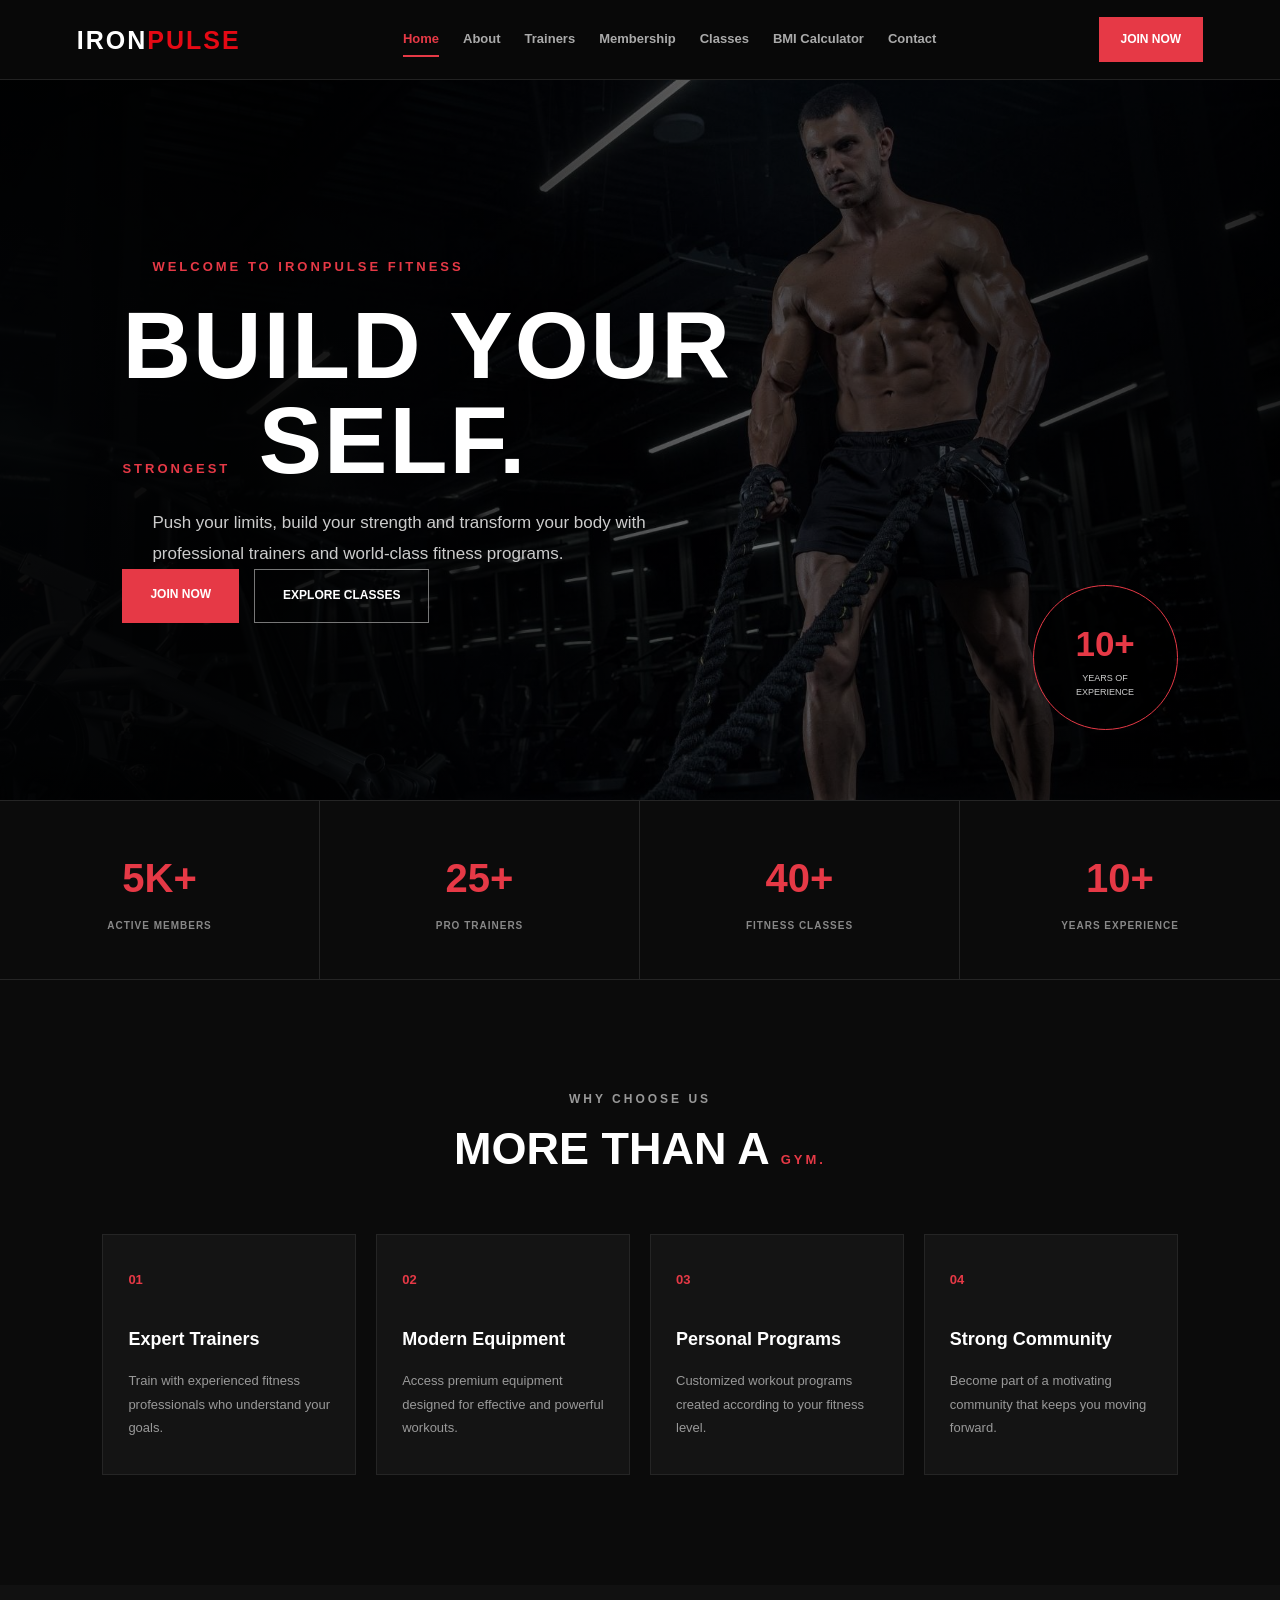
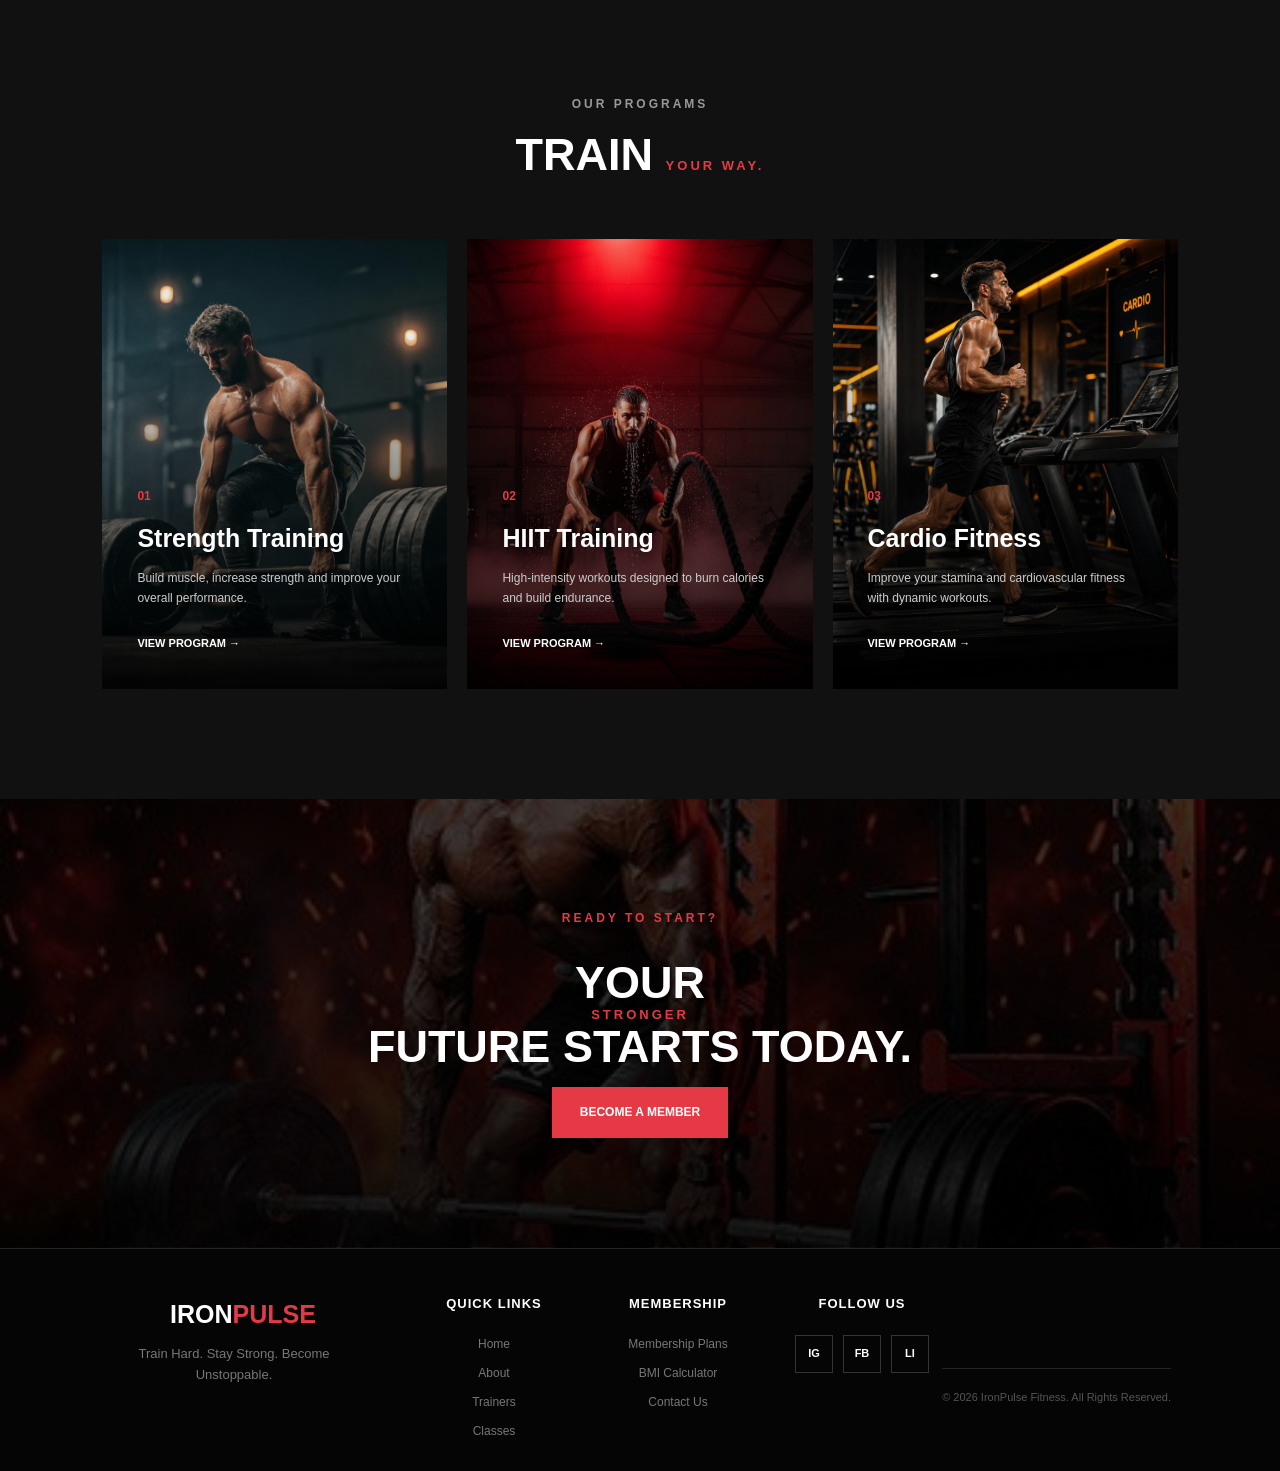
<file: index.html>
<!DOCTYPE html>
<html lang="en">
<head>
    <meta charset="UTF-8">
    <meta name="viewport" content="width=device-width, initial-scale=1.0">

    <title>IRONPULSE FITNESS | Train Hard. Stay Strong.</title>

    <!-- Google Font -->
    <link rel="preconnect" href="https://fonts.googleapis.com">
    <link rel="preconnect" href="https://fonts.gstatic.com" crossorigin>
    <link href="https://fonts.googleapis.com/css2?family=Montserrat:wght@400;500;600;700;800;900&display=swap" rel="stylesheet">

    <!-- CSS -->
    <link rel="stylesheet" href="style.css">
</head>

<body>

    <!-- ================= NAVBAR ================= -->
    <header class="navbar">
        <div class="logo">
            IRON<span>PULSE</span>
        </div>

        <nav>
            <a href="index.html" class="active">Home</a>
            <a href="about.html">About</a>
            <a href="trainers.html">Trainers</a>
            <a href="membership.html">Membership</a>
            <a href="classes.html">Classes</a>
            <a href="bmi.html">BMI Calculator</a>
            <a href="contact.html">Contact</a>
        </nav>

        <a href="membership.html" class="nav-btn">JOIN NOW</a>
    </header>


    <!-- ================= HERO SECTION ================= -->
    <section class="hero">

        <div class="hero-content">

            <p class="small-title">WELCOME TO IRONPULSE FITNESS</p>

            <h1>
                BUILD YOUR
                <span>STRONGEST</span>
                SELF.
            </h1>

            <p class="hero-text">
                Push your limits, build your strength and transform
                your body with professional trainers and world-class
                fitness programs.
            </p>

            <div class="hero-buttons">
                <a href="membership.html" class="primary-btn">
                    JOIN NOW
                </a>

                <a href="classes.html" class="secondary-btn">
                    EXPLORE CLASSES
                </a>
            </div>

        </div>

        <div class="hero-badge">
            <strong>10+</strong>
            <span>YEARS OF<br>EXPERIENCE</span>
        </div>

    </section>


    <!-- ================= STATS ================= -->
    <section class="stats">

        <div class="stat-box">
            <h2>5K+</h2>
            <p>ACTIVE MEMBERS</p>
        </div>

        <div class="stat-box">
            <h2>25+</h2>
            <p>PRO TRAINERS</p>
        </div>

        <div class="stat-box">
            <h2>40+</h2>
            <p>FITNESS CLASSES</p>
        </div>

        <div class="stat-box">
            <h2>10+</h2>
            <p>YEARS EXPERIENCE</p>
        </div>

    </section>


    <!-- ================= WHY CHOOSE US ================= -->
    <section class="why-us">

        <div class="section-heading">
            <p>WHY CHOOSE US</p>
            <h2>MORE THAN A <span>GYM.</span></h2>
        </div>

        <div class="features">

            <div class="feature-card">
                <div class="feature-icon">01</div>
                <h3>Expert Trainers</h3>
                <p>
                    Train with experienced fitness professionals
                    who understand your goals.
                </p>
            </div>

            <div class="feature-card">
                <div class="feature-icon">02</div>
                <h3>Modern Equipment</h3>
                <p>
                    Access premium equipment designed for
                    effective and powerful workouts.
                </p>
            </div>

            <div class="feature-card">
                <div class="feature-icon">03</div>
                <h3>Personal Programs</h3>
                <p>
                    Customized workout programs created
                    according to your fitness level.
                </p>
            </div>

            <div class="feature-card">
                <div class="feature-icon">04</div>
                <h3>Strong Community</h3>
                <p>
                    Become part of a motivating community
                    that keeps you moving forward.
                </p>
            </div>

        </div>

    </section>


    <!-- ================= PROGRAMS ================= -->
    <section class="programs">

        <div class="section-heading">
            <p>OUR PROGRAMS</p>
            <h2>TRAIN <span>YOUR WAY.</span></h2>
        </div>

        <div class="program-grid">

            <div class="program-card strength">
                <div class="program-content">
                    <span>01</span>
                    <h3>Strength Training</h3>
                    <p>
                        Build muscle, increase strength and
                        improve your overall performance.
                    </p>
                    <a href="classes.html">VIEW PROGRAM →</a>
                </div>
            </div>

            <div class="program-card hiit">
                <div class="program-content">
                    <span>02</span>
                    <h3>HIIT Training</h3>
                    <p>
                        High-intensity workouts designed to
                        burn calories and build endurance.
                    </p>
                    <a href="classes.html">VIEW PROGRAM →</a>
                </div>
            </div>

            <div class="program-card cardio">
                <div class="program-content">
                    <span>03</span>
                    <h3>Cardio Fitness</h3>
                    <p>
                        Improve your stamina and cardiovascular
                        fitness with dynamic workouts.
                    </p>
                    <a href="classes.html">VIEW PROGRAM →</a>
                </div>
            </div>

        </div>

    </section>


    <!-- ================= CTA ================= -->
    <section class="cta">

        <div class="cta-content">
            <p>READY TO START?</p>

            <h2>
                YOUR <span>STRONGER</span>
                FUTURE STARTS TODAY.
            </h2>

            <a href="membership.html" class="primary-btn">
                BECOME A MEMBER
            </a>
        </div>

    </section>


    <!-- ================= FOOTER ================= -->
    <footer>

        <div class="footer-content">

            <div class="footer-brand">

                <h2>
                    IRON<span>PULSE</span>
                </h2>

                <p>
                    Train Hard. Stay Strong.
                    Become Unstoppable.
                </p>

            </div>


            <div class="footer-links">

                <h3>QUICK LINKS</h3>

                <a href="index.html">Home</a>
                <a href="about.html">About</a>
                <a href="trainers.html">Trainers</a>
                <a href="classes.html">Classes</a>

            </div>


            <div class="footer-links">

                <h3>MEMBERSHIP</h3>

                <a href="membership.html">Membership Plans</a>
                <a href="bmi.html">BMI Calculator</a>
                <a href="contact.html">Contact Us</a>

            </div>


            <div class="footer-social">

                <h3>FOLLOW US</h3>

                <div class="social-icons">

                    <a href="#">IG</a>
                    <a href="#">FB</a>
                    <a href="#">LI</a>

                </div>

            </div>

        </div>


        <div class="footer-bottom">

            <p>
                © 2026 IronPulse Fitness. All Rights Reserved.
            </p>

        </div>

    </footer>

</body>
</html>
</file>
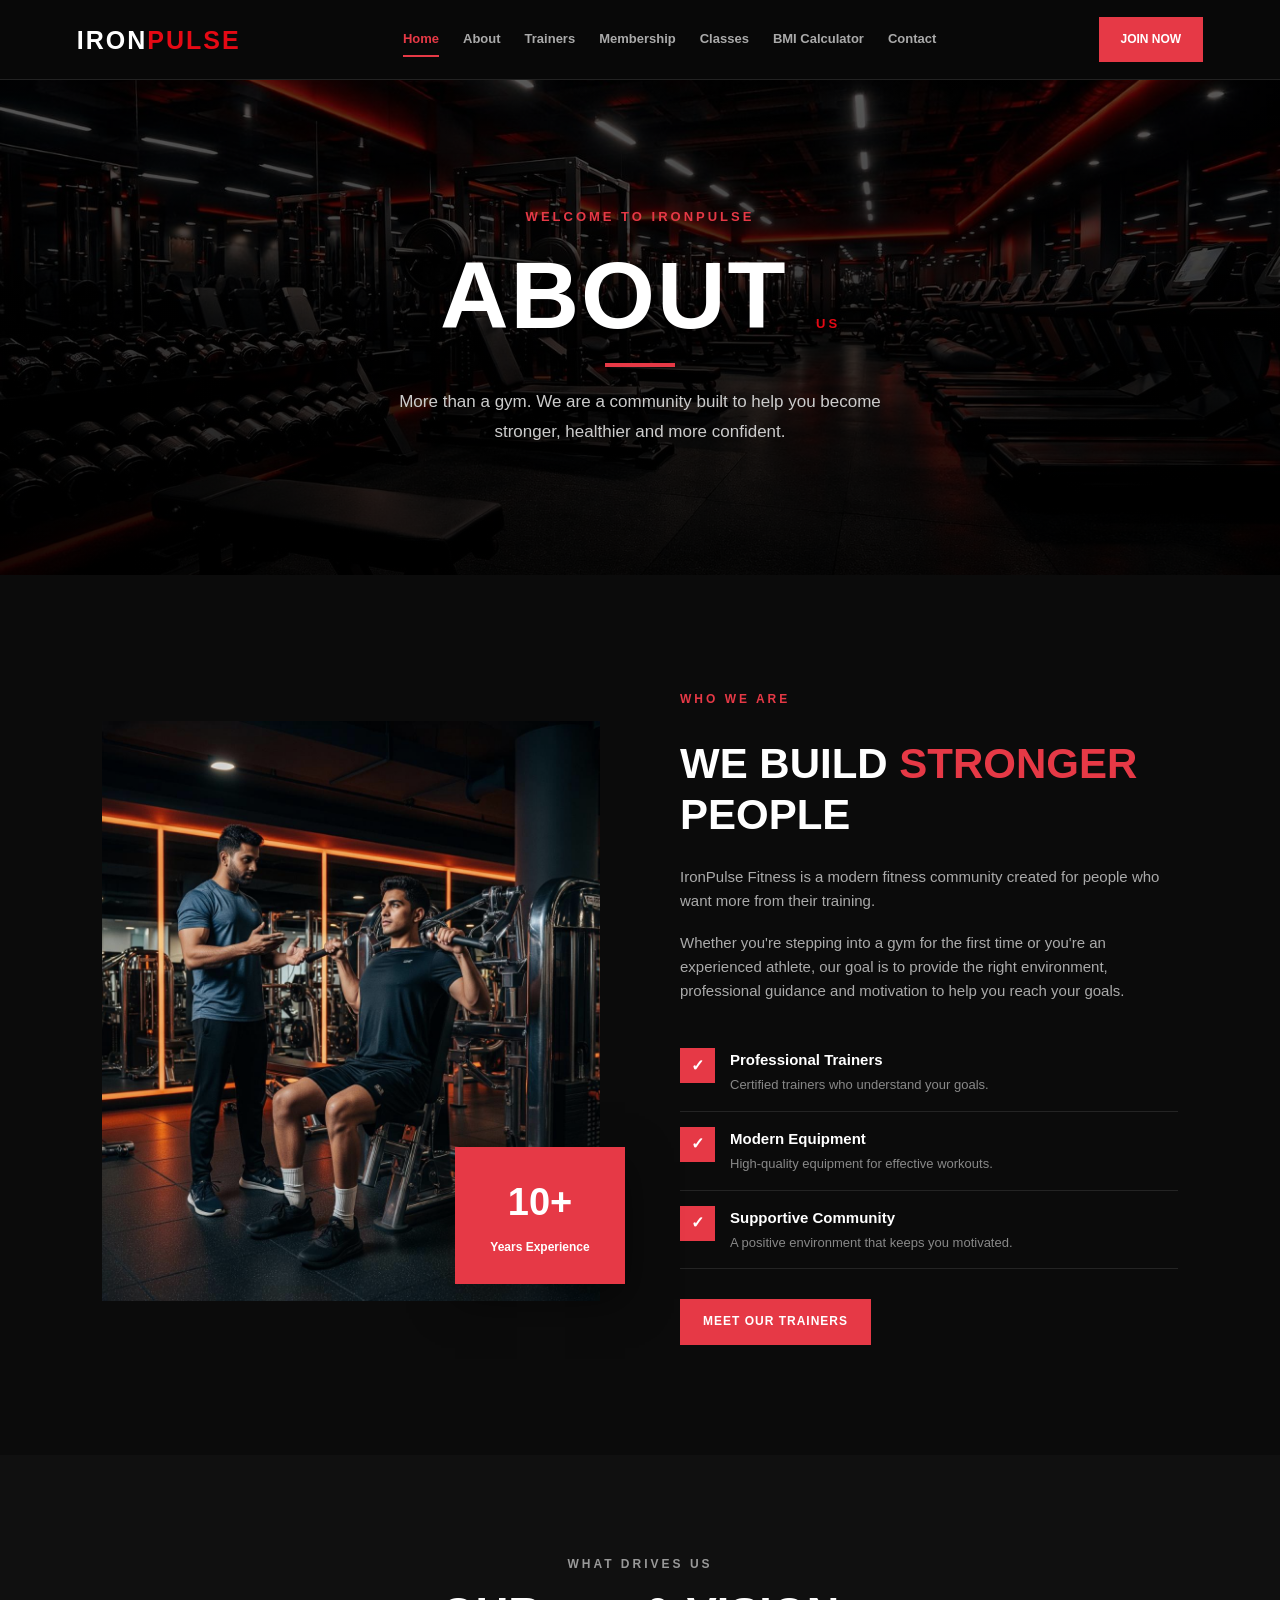
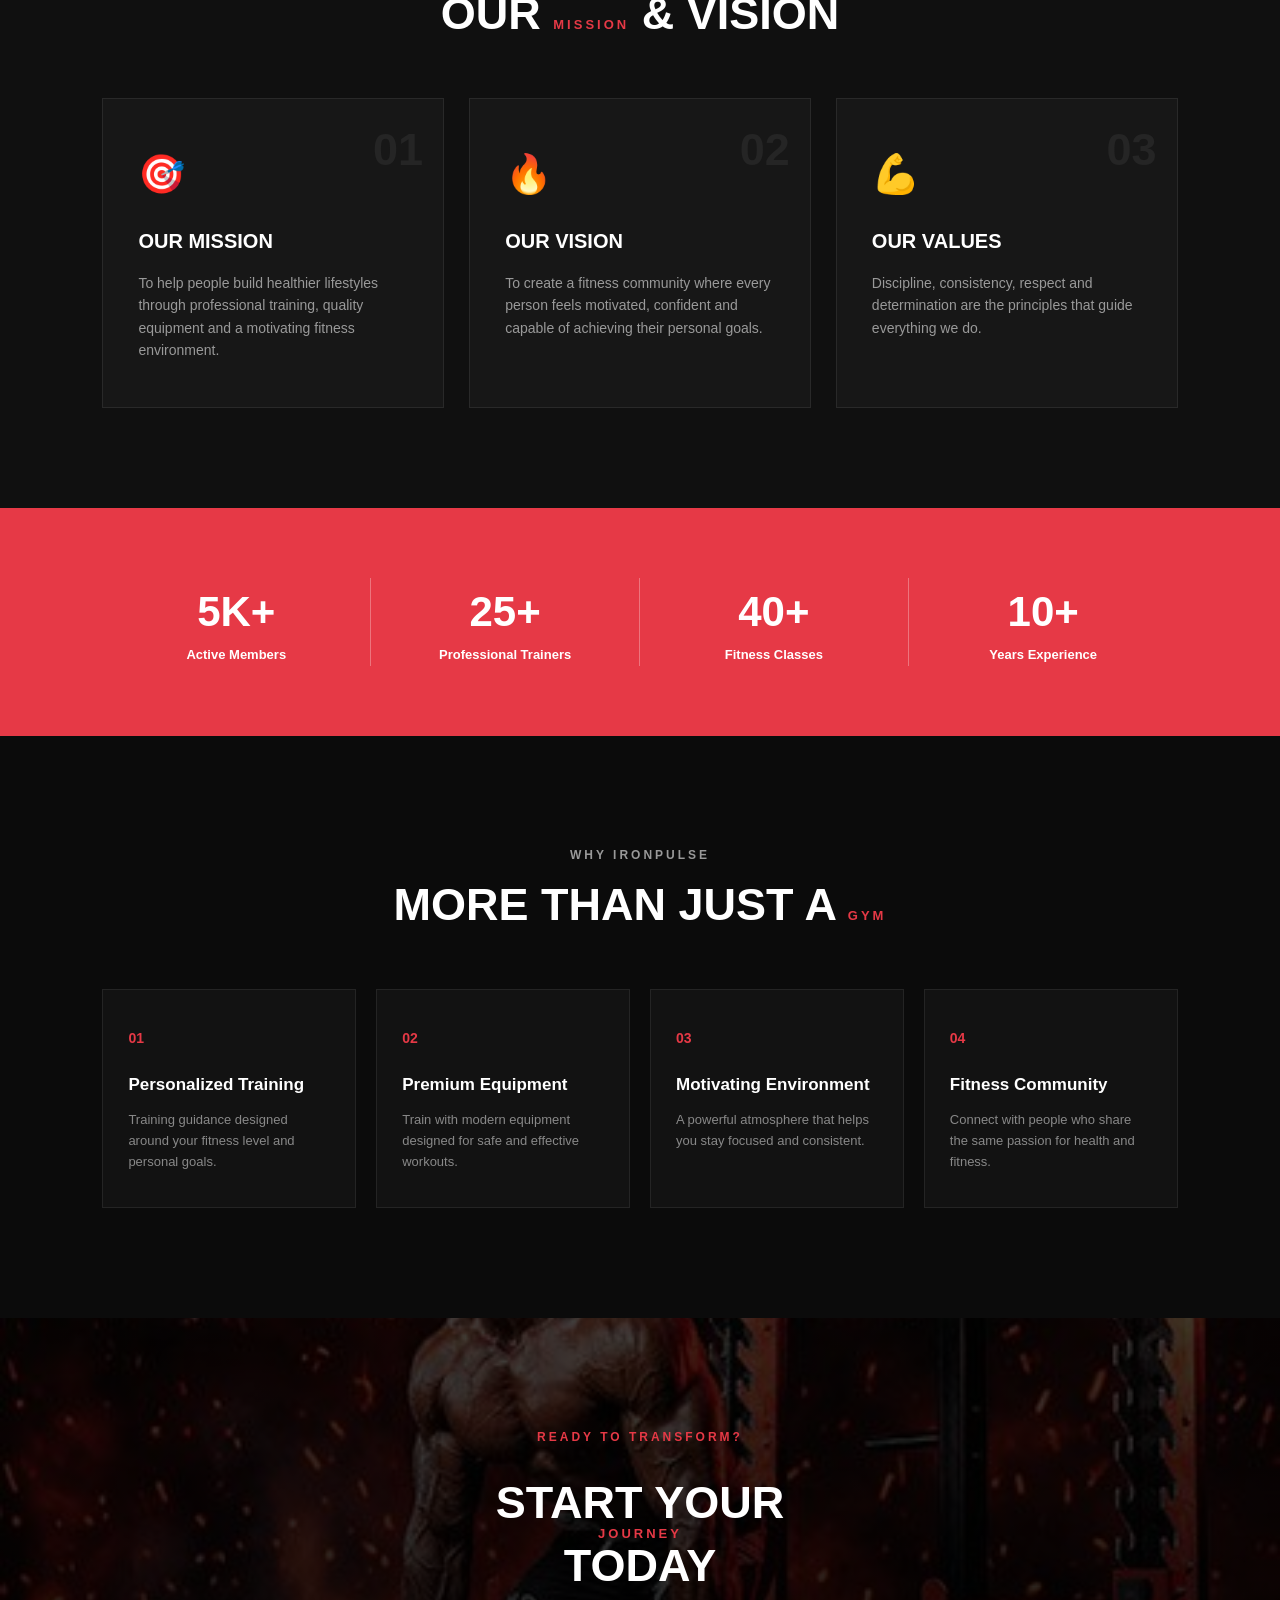
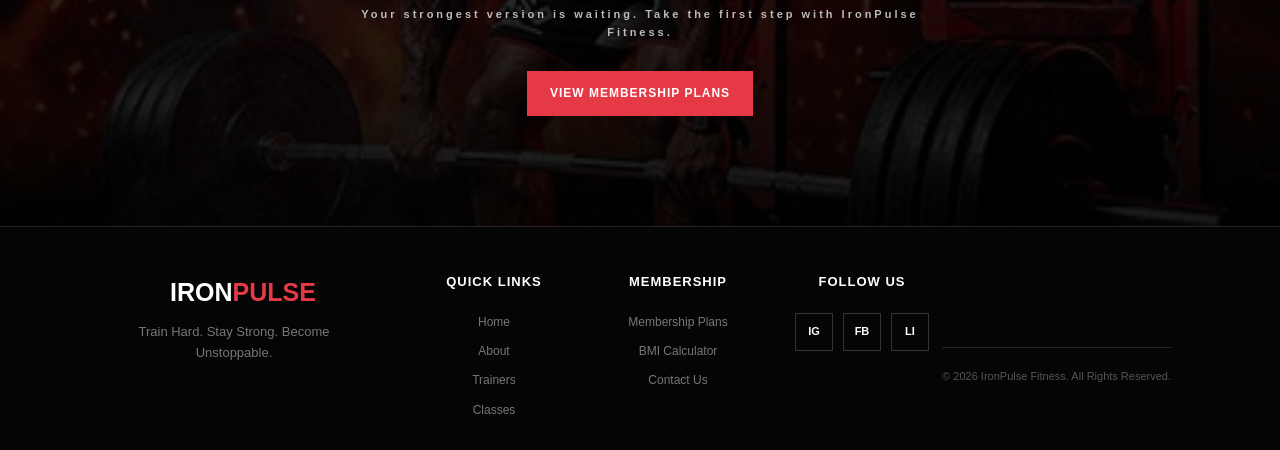
<file: about.html>
<!DOCTYPE html>
<html lang="en">
<head>
    <meta charset="UTF-8">
    <meta name="viewport" content="width=device-width, initial-scale=1.0">

    <title>About Us | IronPulse Fitness</title>

    <link rel="stylesheet" href="style.css">

    <!-- Google Font -->
    <link href="https://fonts.googleapis.com/css2?family=Montserrat:wght@400;500;600;700;800&display=swap" rel="stylesheet">
</head>

<body>

    <!-- ================= NAVBAR ================= -->
    <header class="navbar">
        <div class="logo">
            IRON<span>PULSE</span>
        </div>

        <nav>
            <a href="index.html" class="active">Home</a>
            <a href="about.html">About</a>
            <a href="trainers.html">Trainers</a>
            <a href="membership.html">Membership</a>
            <a href="classes.html">Classes</a>
            <a href="bmi.html">BMI Calculator</a>
            <a href="contact.html">Contact</a>
        </nav>

        <a href="membership.html" class="nav-btn">JOIN NOW</a>
    </header>



    <!-- ================= PAGE HERO ================= -->
    <section class="page-hero">

        <div class="hero-content">
            <p>WELCOME TO IRONPULSE</p>

            <h1>ABOUT <span>US</span></h1>

            <div class="line"></div>

            <p class="hero-text">
                More than a gym. We are a community built to help you
                become stronger, healthier and more confident.
            </p>
        </div>

    </section>


    <!-- ================= ABOUT INTRO ================= -->
    <section class="about-section">

        <div class="about-image">
            <img src="./images/about.jpg" alt="IronPulse Fitness Gym">
            
            <div class="experience-box">
                <strong>10+</strong>
                <span>Years Experience</span>
            </div>
        </div>


        <div class="about-content">

            <p class="section-tag">WHO WE ARE</p>

            <h2>WE BUILD <span>STRONGER</span> PEOPLE</h2>

            <p>
                IronPulse Fitness is a modern fitness community created
                for people who want more from their training.
            </p>

            <p>
                Whether you're stepping into a gym for the first time
                or you're an experienced athlete, our goal is to provide
                the right environment, professional guidance and
                motivation to help you reach your goals.
            </p>

            <div class="about-points">

                <div class="point">
                    <div class="point-icon">✓</div>
                    <div>
                        <h3>Professional Trainers</h3>
                        <p>Certified trainers who understand your goals.</p>
                    </div>
                </div>

                <div class="point">
                    <div class="point-icon">✓</div>
                    <div>
                        <h3>Modern Equipment</h3>
                        <p>High-quality equipment for effective workouts.</p>
                    </div>
                </div>

                <div class="point">
                    <div class="point-icon">✓</div>
                    <div>
                        <h3>Supportive Community</h3>
                        <p>A positive environment that keeps you motivated.</p>
                    </div>
                </div>

            </div>

            <a href="trainers.html" class="btn">MEET OUR TRAINERS</a>

        </div>

    </section>


    <!-- ================= MISSION & VISION ================= -->
    <section class="mission-section">

        <div class="section-heading">
            <p>WHAT DRIVES US</p>
            <h2>OUR <span>MISSION</span> & VISION</h2>
        </div>


        <div class="mission-grid">

            <div class="mission-card">

                <div class="mission-number">01</div>

                <div class="mission-icon">🎯</div>

                <h3>OUR MISSION</h3>

                <p>
                    To help people build healthier lifestyles through
                    professional training, quality equipment and a
                    motivating fitness environment.
                </p>

            </div>


            <div class="mission-card">

                <div class="mission-number">02</div>

                <div class="mission-icon">🔥</div>

                <h3>OUR VISION</h3>

                <p>
                    To create a fitness community where every person
                    feels motivated, confident and capable of achieving
                    their personal goals.
                </p>

            </div>


            <div class="mission-card">

                <div class="mission-number">03</div>

                <div class="mission-icon">💪</div>

                <h3>OUR VALUES</h3>

                <p>
                    Discipline, consistency, respect and determination
                    are the principles that guide everything we do.
                </p>

            </div>

        </div>

    </section>


    <!-- ================= STATS ================= -->
    <section class="stats-section">

        <div class="stat">
            <h2>5K+</h2>
            <p>Active Members</p>
        </div>

        <div class="stat">
            <h2>25+</h2>
            <p>Professional Trainers</p>
        </div>

        <div class="stat">
            <h2>40+</h2>
            <p>Fitness Classes</p>
        </div>

        <div class="stat">
            <h2>10+</h2>
            <p>Years Experience</p>
        </div>

    </section>


    <!-- ================= WHY US ================= -->
    <section class="why-section">

        <div class="section-heading">
            <p>WHY IRONPULSE</p>
            <h2>MORE THAN JUST A <span>GYM</span></h2>
        </div>


        <div class="why-grid">

            <div class="why-card">
                <span>01</span>
                <h3>Personalized Training</h3>
                <p>
                    Training guidance designed around your fitness
                    level and personal goals.
                </p>
            </div>


            <div class="why-card">
                <span>02</span>
                <h3>Premium Equipment</h3>
                <p>
                    Train with modern equipment designed for safe
                    and effective workouts.
                </p>
            </div>


            <div class="why-card">
                <span>03</span>
                <h3>Motivating Environment</h3>
                <p>
                    A powerful atmosphere that helps you stay
                    focused and consistent.
                </p>
            </div>


            <div class="why-card">
                <span>04</span>
                <h3>Fitness Community</h3>
                <p>
                    Connect with people who share the same passion
                    for health and fitness.
                </p>
            </div>

        </div>

    </section>


    <!-- ================= CTA ================= -->
    <section class="cta">

        <div class="cta-content">

            <p>READY TO TRANSFORM?</p>

            <h2>START YOUR <span>JOURNEY</span> TODAY</h2>

            <p>
                Your strongest version is waiting.
                Take the first step with IronPulse Fitness.
            </p>

            <a href="membership.html" class="btn">
                VIEW MEMBERSHIP PLANS
            </a>

        </div>

    </section>


    <!-- ================= FOOTER ================= -->
    <footer>

        <div class="footer-content">

            <div class="footer-brand">

                <h2>
                    IRON<span>PULSE</span>
                </h2>

                <p>
                    Train Hard. Stay Strong.
                    Become Unstoppable.
                </p>

            </div>


            <div class="footer-links">

                <h3>QUICK LINKS</h3>

                <a href="index.html">Home</a>
                <a href="about.html">About</a>
                <a href="trainers.html">Trainers</a>
                <a href="classes.html">Classes</a>

            </div>


            <div class="footer-links">

                <h3>MEMBERSHIP</h3>

                <a href="membership.html">Membership Plans</a>
                <a href="bmi.html">BMI Calculator</a>
                <a href="contact.html">Contact Us</a>

            </div>


            <div class="footer-social">

                <h3>FOLLOW US</h3>

                <div class="social-icons">

                    <a href="#">IG</a>
                    <a href="#">FB</a>
                    <a href="#">LI</a>

                </div>

            </div>

        </div>


        <div class="footer-bottom">

            <p>
                © 2026 IronPulse Fitness. All Rights Reserved.
            </p>

        </div>

    </footer>

</body>
</html>
</file>
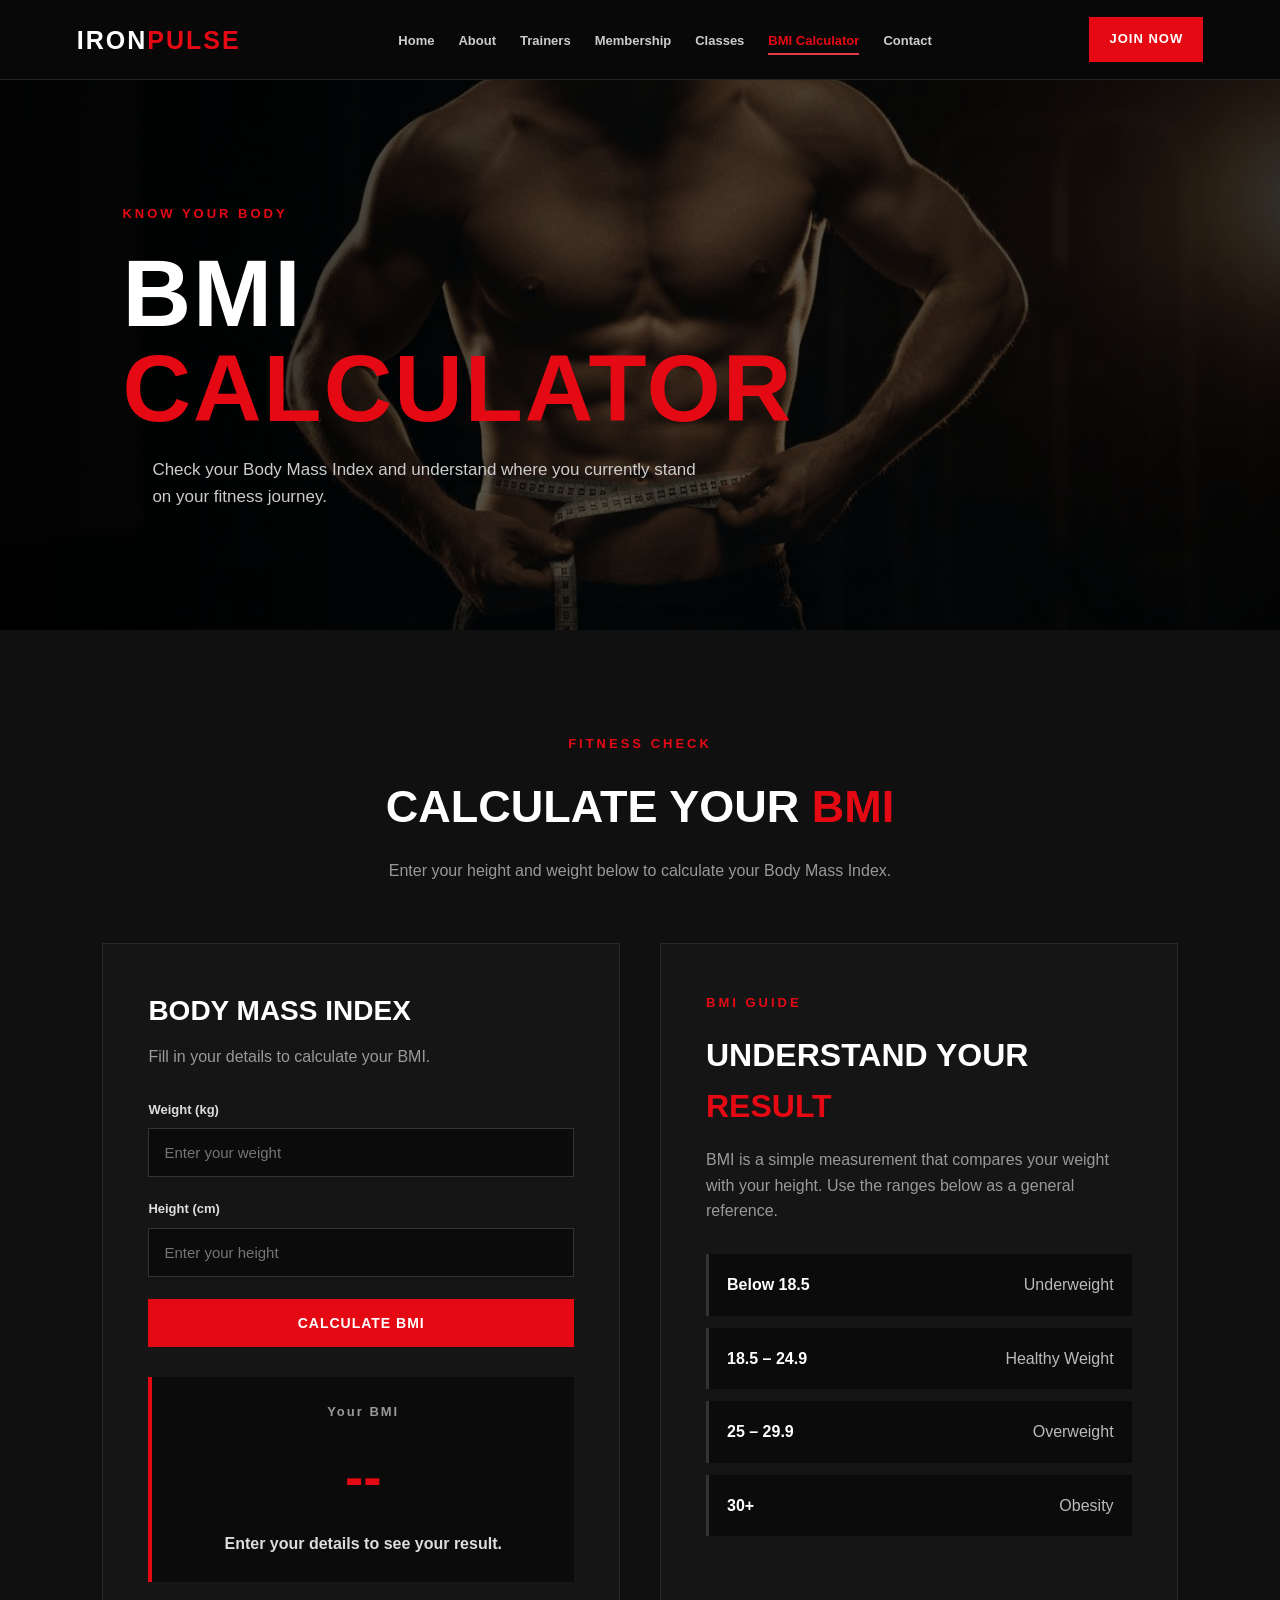
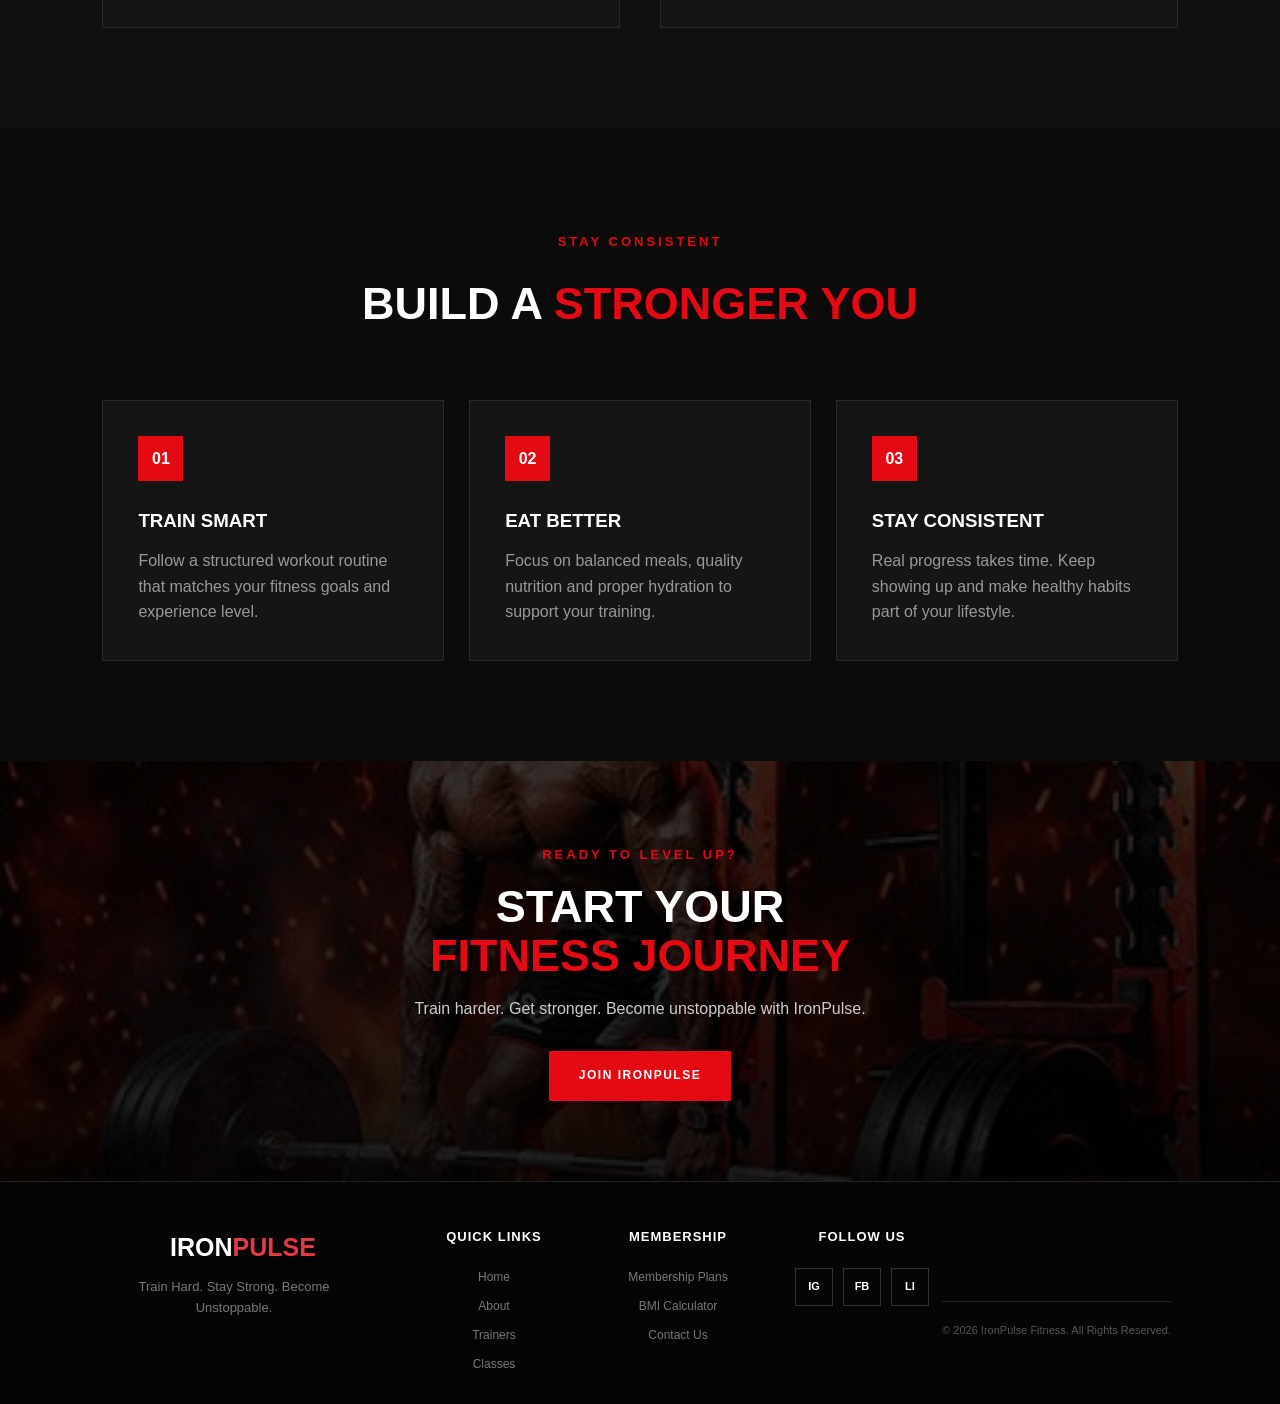
<file: bmi.html>
<!DOCTYPE html>
<html lang="en">
<head>
    <meta charset="UTF-8">
    <meta name="viewport" content="width=device-width, initial-scale=1.0">

    <title>BMI Calculator | IronPulse Fitness</title>

    <link rel="stylesheet" href="style.css">
</head>

<body>

    <!-- NAVBAR -->
    <header>
        <nav class="navbar">

            <div class="logo">
                IRON<span>PULSE</span>
            </div>

            <ul class="nav-links">
                <li><a href="index.html">Home</a></li>
                <li><a href="about.html">About</a></li>
                <li><a href="trainers.html">Trainers</a></li>
                <li><a href="membership.html">Membership</a></li>
                <li><a href="classes.html">Classes</a></li>
                <li><a href="bmi.html" class="active">BMI Calculator</a></li>
                <li><a href="contact.html">Contact</a></li>
            </ul>

            <a href="membership.html" class="join-btn">JOIN NOW</a>

        </nav>
    </header>


    <!-- HERO SECTION -->
    <section class="bmi-hero">

        <div class="hero-content">
            <span>KNOW YOUR BODY</span>

            <h1>BMI <strong>CALCULATOR</strong></h1>

            <p>
                Check your Body Mass Index and understand where you currently stand
                on your fitness journey.
            </p>
        </div>

    </section>


    <!-- BMI INTRO -->
    <section class="bmi-intro">

        <div class="section-title">
            <span>FITNESS CHECK</span>
            <h2>CALCULATE YOUR <strong>BMI</strong></h2>
            <p>
                Enter your height and weight below to calculate your Body Mass Index.
            </p>
        </div>


        <!-- CALCULATOR -->
        <div class="calculator-container">

            <div class="calculator-card">

                <h3>BODY MASS INDEX</h3>

                <p class="calculator-text">
                    Fill in your details to calculate your BMI.
                </p>


                <div class="input-group">

                    <label for="weight">Weight (kg)</label>

                    <input
                        type="number"
                        id="weight"
                        placeholder="Enter your weight"
                        min="1"
                    >

                </div>


                <div class="input-group">

                    <label for="height">Height (cm)</label>

                    <input
                        type="number"
                        id="height"
                        placeholder="Enter your height"
                        min="1"
                    >

                </div>


                <button onclick="calculateBMI()" class="calculate-btn">
                    CALCULATE BMI
                </button>


                <div id="result" class="result-box">

                    <h4>Your BMI</h4>

                    <div id="bmiValue">--</div>

                    <p id="bmiCategory">
                        Enter your details to see your result.
                    </p>

                </div>

            </div>


            <!-- BMI INFORMATION -->
            <div class="bmi-info">

                <span>BMI GUIDE</span>

                <h3>UNDERSTAND YOUR <strong>RESULT</strong></h3>

                <p>
                    BMI is a simple measurement that compares your weight with
                    your height. Use the ranges below as a general reference.
                </p>


                <div class="bmi-range">

                    <div class="range-item">
                        <span class="range-number">Below 18.5</span>
                        <span>Underweight</span>
                    </div>

                    <div class="range-item">
                        <span class="range-number">18.5 – 24.9</span>
                        <span>Healthy Weight</span>
                    </div>

                    <div class="range-item">
                        <span class="range-number">25 – 29.9</span>
                        <span>Overweight</span>
                    </div>

                    <div class="range-item">
                        <span class="range-number">30+</span>
                        <span>Obesity</span>
                    </div>

                </div>

            </div>

        </div>

    </section>


    <!-- FITNESS TIPS -->
    <section class="fitness-tips">

        <div class="section-title">
            <span>STAY CONSISTENT</span>
            <h2>BUILD A <strong>STRONGER YOU</strong></h2>
        </div>


        <div class="tips-grid">

            <div class="tip-card">
                <div class="tip-icon">01</div>
                <h3>TRAIN SMART</h3>
                <p>
                    Follow a structured workout routine that matches your
                    fitness goals and experience level.
                </p>
            </div>


            <div class="tip-card">
                <div class="tip-icon">02</div>
                <h3>EAT BETTER</h3>
                <p>
                    Focus on balanced meals, quality nutrition and proper
                    hydration to support your training.
                </p>
            </div>


            <div class="tip-card">
                <div class="tip-icon">03</div>
                <h3>STAY CONSISTENT</h3>
                <p>
                    Real progress takes time. Keep showing up and make
                    healthy habits part of your lifestyle.
                </p>
            </div>

        </div>

    </section>


    <!-- CTA -->
    <section class="cta-section">

        <div class="cta-content">

            <span>READY TO LEVEL UP?</span>

            <h2>START YOUR <strong>FITNESS JOURNEY</strong></h2>

            <p>
                Train harder. Get stronger. Become unstoppable with IronPulse.
            </p>

            <a href="membership.html" class="cta-btn">
                JOIN IRONPULSE
            </a>

        </div>

    </section>


    <!-- FOOTER -->
    <footer>

        <div class="footer-content">

            <div class="footer-brand">

                <h2>
                    IRON<span>PULSE</span>
                </h2>

                <p>
                    Train Hard. Stay Strong.
                    Become Unstoppable.
                </p>

            </div>


            <div class="footer-links">

                <h3>QUICK LINKS</h3>

                <a href="index.html">Home</a>
                <a href="about.html">About</a>
                <a href="trainers.html">Trainers</a>
                <a href="classes.html">Classes</a>

            </div>


            <div class="footer-links">

                <h3>MEMBERSHIP</h3>

                <a href="membership.html">Membership Plans</a>
                <a href="bmi.html">BMI Calculator</a>
                <a href="contact.html">Contact Us</a>

            </div>


            <div class="footer-social">

                <h3>FOLLOW US</h3>

                <div class="social-icons">

                    <a href="#">IG</a>
                    <a href="#">FB</a>
                    <a href="#">LI</a>

                </div>

            </div>

        </div>


        <div class="footer-bottom">

            <p>
                © 2026 IronPulse Fitness. All Rights Reserved.
            </p>

        </div>

    </footer>

    <!-- BMI JAVASCRIPT -->
     <script src="app.js"></script>
   

</body>
</html>
</file>
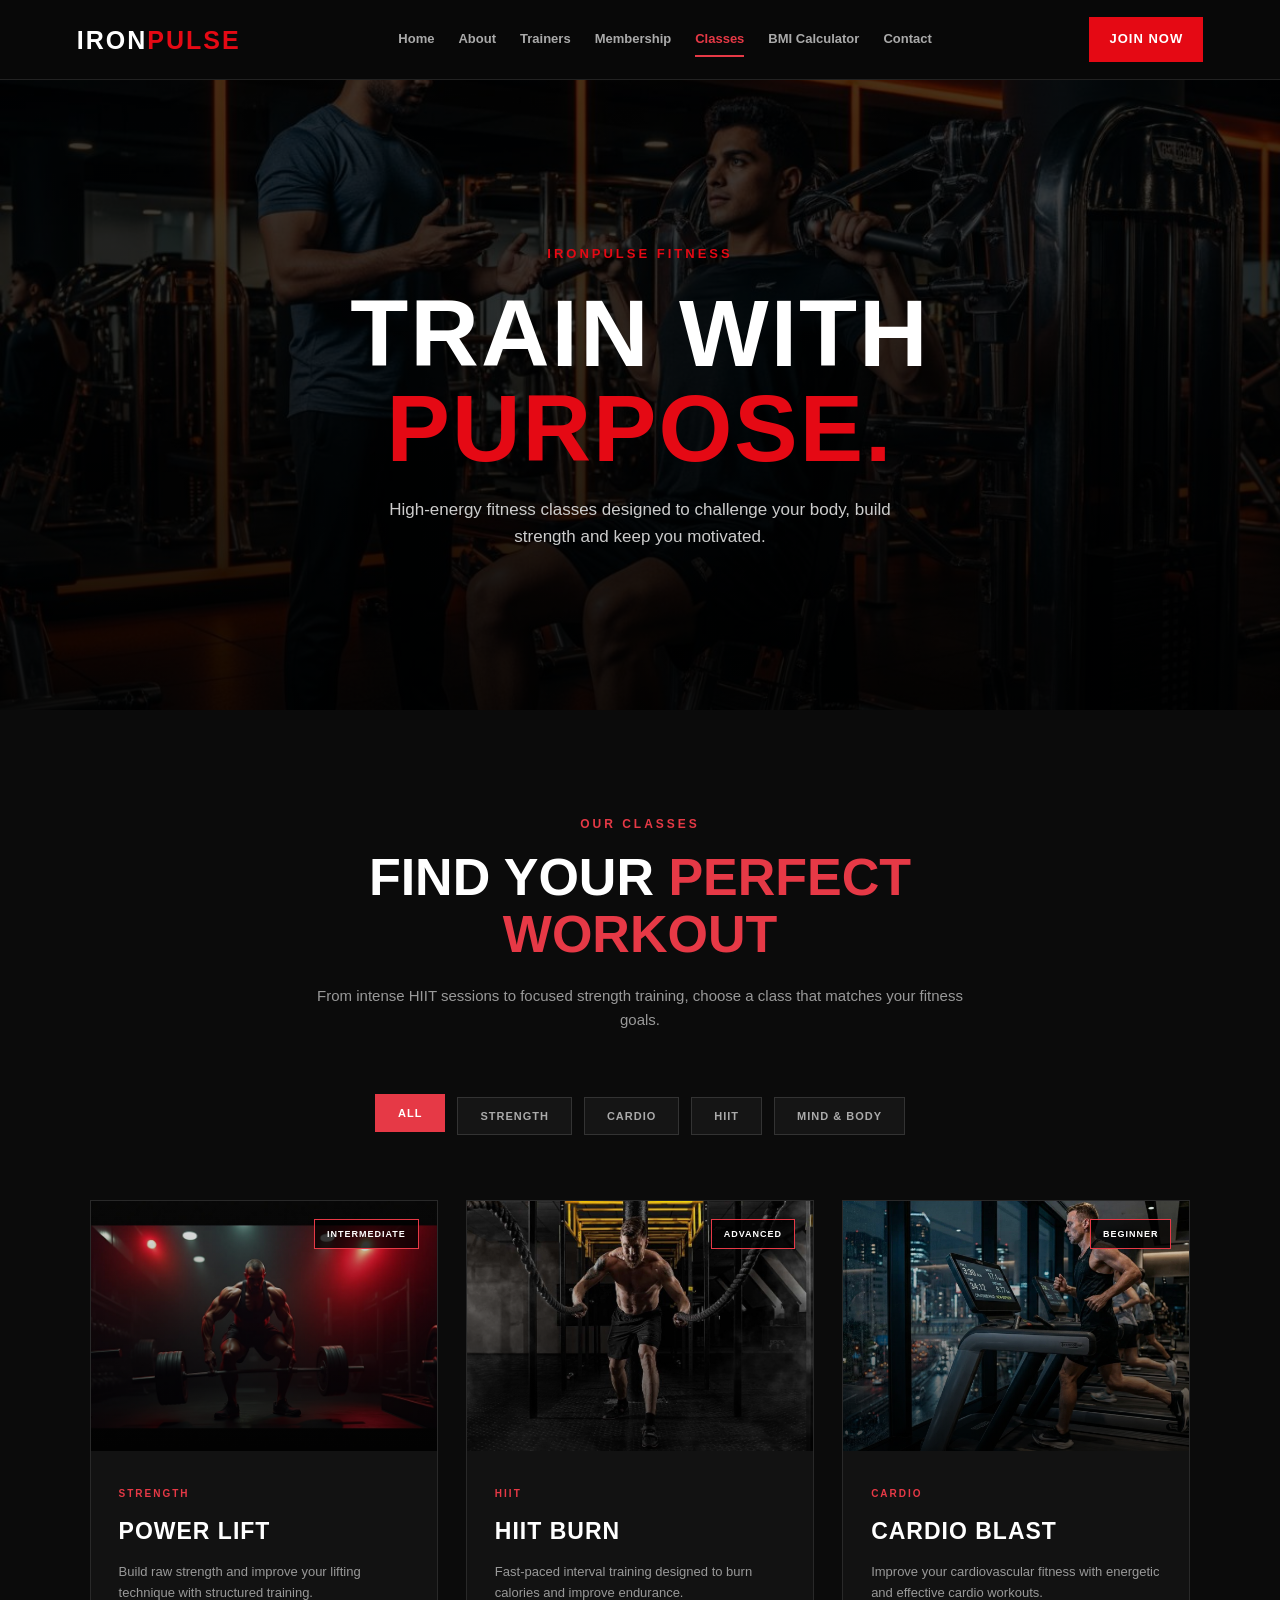
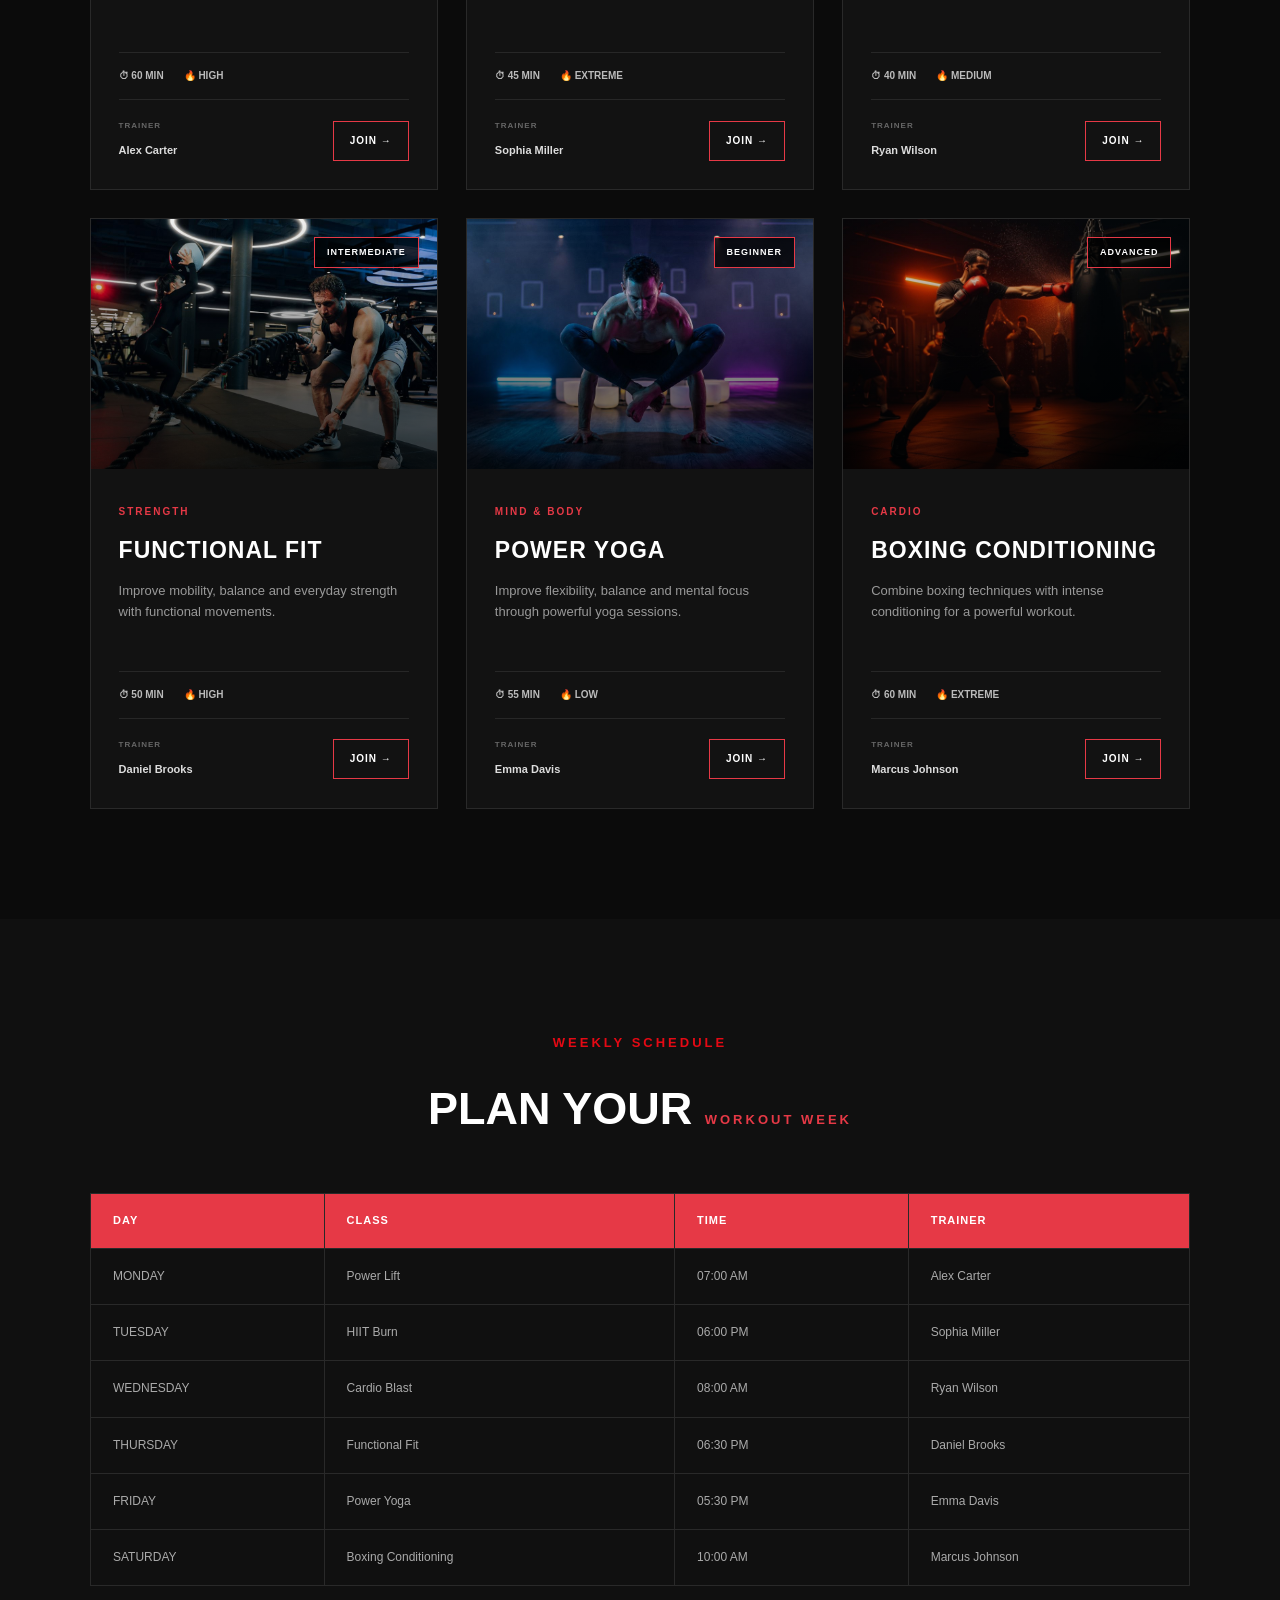
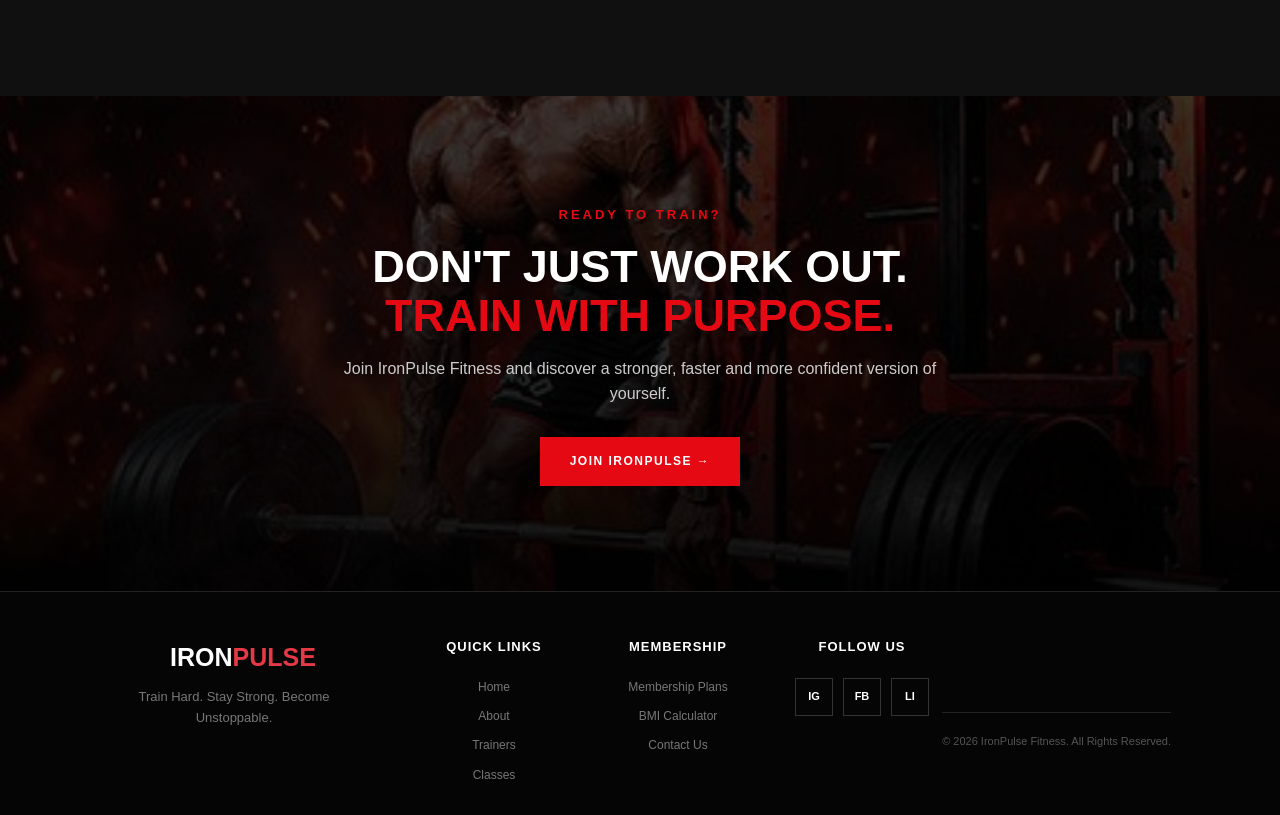
<file: classes.html>
<!DOCTYPE html>
<html lang="en">
<head>
    <meta charset="UTF-8">
    <meta name="viewport" content="width=device-width, initial-scale=1.0">

    <title>Classes | IronPulse Fitness</title>

    <link rel="stylesheet" href="style.css">

    <link
        href="https://fonts.googleapis.com/css2?family=Montserrat:wght@400;500;600;700;800&display=swap"
        rel="stylesheet"
    >
</head>

<body>

    <!-- ================= NAVBAR ================= -->

    <header class="navbar">

        <div class="logo">
            IRON<span>PULSE</span>
        </div>

        <nav>
            <a href="index.html">Home</a>
            <a href="about.html">About</a>
            <a href="trainers.html">Trainers</a>
            <a href="membership.html">Membership</a>
            <a href="classes.html" class="active">Classes</a>
            <a href="bmi.html">BMI Calculator</a>
            <a href="contact.html">Contact</a>
        </nav>

        <a href="membership.html" class="join-btn">
            JOIN NOW
        </a>

    </header>


    <!-- ================= HERO ================= -->

    <section class="classes-hero">

        <div class="hero-content">

            <span>IRONPULSE FITNESS</span>

            <h1>
                TRAIN WITH
                <strong>PURPOSE.</strong>
            </h1>

            <p>
                High-energy fitness classes designed to challenge
                your body, build strength and keep you motivated.
            </p>

        </div>

    </section>


    <!-- ================= INTRO ================= -->

    <section class="classes-intro">

        <span class="section-tag">
            OUR CLASSES
        </span>

        <h2>
            FIND YOUR
            <span>PERFECT WORKOUT</span>
        </h2>

        <p>
            From intense HIIT sessions to focused strength training,
            choose a class that matches your fitness goals.
        </p>

    </section>


    <!-- ================= CLASS FILTER ================= -->

    <section class="class-filter">

        <button class="filter-btn active" onclick="filterClasses('all')">
            ALL
        </button>

        <button class="filter-btn" onclick="filterClasses('strength')">
            STRENGTH
        </button>

        <button class="filter-btn" onclick="filterClasses('cardio')">
            CARDIO
        </button>

        <button class="filter-btn" onclick="filterClasses('hiit')">
            HIIT
        </button>

        <button class="filter-btn" onclick="filterClasses('mind')">
            MIND & BODY
        </button>

    </section>


    <!-- ================= CLASSES ================= -->

    <section class="classes-section">

        <div class="class-grid">


            <!-- CLASS 1 -->

            <div class="class-card" data-category="strength">

                <div class="class-image strength-class">

                    <span class="level">
                        INTERMEDIATE
                    </span>

                </div>

                <div class="class-content">

                    <span class="class-category">
                        STRENGTH
                    </span>

                    <h3>POWER LIFT</h3>

                    <p>
                        Build raw strength and improve your
                        lifting technique with structured training.
                    </p>

                    <div class="class-info">

                        <span>⏱ 60 MIN</span>
                        <span>🔥 HIGH</span>

                    </div>

                    <div class="class-footer">

                        <div>
                            <small>TRAINER</small>
                            <strong>Alex Carter</strong>
                        </div>

                        <a href="contact.html">
                            JOIN →
                        </a>

                    </div>

                </div>

            </div>


            <!-- CLASS 2 -->

            <div class="class-card" data-category="hiit">

                <div class="class-image hiit-class">

                    <span class="level">
                        ADVANCED
                    </span>

                </div>

                <div class="class-content">

                    <span class="class-category">
                        HIIT
                    </span>

                    <h3>HIIT BURN</h3>

                    <p>
                        Fast-paced interval training designed
                        to burn calories and improve endurance.
                    </p>

                    <div class="class-info">

                        <span>⏱ 45 MIN</span>
                        <span>🔥 EXTREME</span>

                    </div>

                    <div class="class-footer">

                        <div>
                            <small>TRAINER</small>
                            <strong>Sophia Miller</strong>
                        </div>

                        <a href="contact.html">
                            JOIN →
                        </a>

                    </div>

                </div>

            </div>


            <!-- CLASS 3 -->

            <div class="class-card" data-category="cardio">

                <div class="class-image cardio-class">

                    <span class="level">
                        BEGINNER
                    </span>

                </div>

                <div class="class-content">

                    <span class="class-category">
                        CARDIO
                    </span>

                    <h3>CARDIO BLAST</h3>

                    <p>
                        Improve your cardiovascular fitness with
                        energetic and effective cardio workouts.
                    </p>

                    <div class="class-info">

                        <span>⏱ 40 MIN</span>
                        <span>🔥 MEDIUM</span>

                    </div>

                    <div class="class-footer">

                        <div>
                            <small>TRAINER</small>
                            <strong>Ryan Wilson</strong>
                        </div>

                        <a href="contact.html">
                            JOIN →
                        </a>

                    </div>

                </div>

            </div>


            <!-- CLASS 4 -->

            <div class="class-card" data-category="strength">

                <div class="class-image functional-class">

                    <span class="level">
                        INTERMEDIATE
                    </span>

                </div>

                <div class="class-content">

                    <span class="class-category">
                        STRENGTH
                    </span>

                    <h3>FUNCTIONAL FIT</h3>

                    <p>
                        Improve mobility, balance and everyday
                        strength with functional movements.
                    </p>

                    <div class="class-info">

                        <span>⏱ 50 MIN</span>
                        <span>🔥 HIGH</span>

                    </div>

                    <div class="class-footer">

                        <div>
                            <small>TRAINER</small>
                            <strong>Daniel Brooks</strong>
                        </div>

                        <a href="contact.html">
                            JOIN →
                        </a>

                    </div>

                </div>

            </div>


            <!-- CLASS 5 -->

            <div class="class-card" data-category="mind">

                <div class="class-image yoga-class">

                    <span class="level">
                        BEGINNER
                    </span>

                </div>

                <div class="class-content">

                    <span class="class-category">
                        MIND & BODY
                    </span>

                    <h3>POWER YOGA</h3>

                    <p>
                        Improve flexibility, balance and mental
                        focus through powerful yoga sessions.
                    </p>

                    <div class="class-info">

                        <span>⏱ 55 MIN</span>
                        <span>🔥 LOW</span>

                    </div>

                    <div class="class-footer">

                        <div>
                            <small>TRAINER</small>
                            <strong>Emma Davis</strong>
                        </div>

                        <a href="contact.html">
                            JOIN →
                        </a>

                    </div>

                </div>

            </div>


            <!-- CLASS 6 -->

            <div class="class-card" data-category="cardio">

                <div class="class-image boxing-class">

                    <span class="level">
                        ADVANCED
                    </span>

                </div>

                <div class="class-content">

                    <span class="class-category">
                        CARDIO
                    </span>

                    <h3>BOXING CONDITIONING</h3>

                    <p>
                        Combine boxing techniques with intense
                        conditioning for a powerful workout.
                    </p>

                    <div class="class-info">

                        <span>⏱ 60 MIN</span>
                        <span>🔥 EXTREME</span>

                    </div>

                    <div class="class-footer">

                        <div>
                            <small>TRAINER</small>
                            <strong>Marcus Johnson</strong>
                        </div>

                        <a href="contact.html">
                            JOIN →
                        </a>

                    </div>

                </div>

            </div>

        </div>

    </section>


    <!-- ================= SCHEDULE ================= -->

    <section class="schedule">

        <div class="section-heading">

            <span class="section-tag">
                WEEKLY SCHEDULE
            </span>

            <h2>
                PLAN YOUR
                <span>WORKOUT WEEK</span>
            </h2>

        </div>


        <div class="schedule-table">

            <div class="schedule-row schedule-header">
                <div>DAY</div>
                <div>CLASS</div>
                <div>TIME</div>
                <div>TRAINER</div>
            </div>

            <div class="schedule-row">
                <div>MONDAY</div>
                <div>Power Lift</div>
                <div>07:00 AM</div>
                <div>Alex Carter</div>
            </div>

            <div class="schedule-row">
                <div>TUESDAY</div>
                <div>HIIT Burn</div>
                <div>06:00 PM</div>
                <div>Sophia Miller</div>
            </div>

            <div class="schedule-row">
                <div>WEDNESDAY</div>
                <div>Cardio Blast</div>
                <div>08:00 AM</div>
                <div>Ryan Wilson</div>
            </div>

            <div class="schedule-row">
                <div>THURSDAY</div>
                <div>Functional Fit</div>
                <div>06:30 PM</div>
                <div>Daniel Brooks</div>
            </div>

            <div class="schedule-row">
                <div>FRIDAY</div>
                <div>Power Yoga</div>
                <div>05:30 PM</div>
                <div>Emma Davis</div>
            </div>

            <div class="schedule-row">
                <div>SATURDAY</div>
                <div>Boxing Conditioning</div>
                <div>10:00 AM</div>
                <div>Marcus Johnson</div>
            </div>

        </div>

    </section>


    <!-- ================= CTA ================= -->

    <section class="classes-cta">

        <div class="cta-content">

            <span>READY TO TRAIN?</span>

            <h2>
                DON'T JUST WORK OUT.
                <strong>TRAIN WITH PURPOSE.</strong>
            </h2>

            <p>
                Join IronPulse Fitness and discover a stronger,
                faster and more confident version of yourself.
            </p>

            <a href="membership.html" class="cta-btn">
                JOIN IRONPULSE →
            </a>

        </div>

    </section>


    <!-- ================= FOOTER ================= -->

    <footer>

        <div class="footer-content">

            <div class="footer-brand">

                <h2>
                    IRON<span>PULSE</span>
                </h2>

                <p>
                    Train Hard. Stay Strong.
                    Become Unstoppable.
                </p>

            </div>


            <div class="footer-links">

                <h3>QUICK LINKS</h3>

                <a href="index.html">Home</a>
                <a href="about.html">About</a>
                <a href="trainers.html">Trainers</a>
                <a href="classes.html">Classes</a>

            </div>


            <div class="footer-links">

                <h3>MEMBERSHIP</h3>

                <a href="membership.html">Membership Plans</a>
                <a href="bmi.html">BMI Calculator</a>
                <a href="contact.html">Contact Us</a>

            </div>


            <div class="footer-social">

                <h3>FOLLOW US</h3>

                <div class="social-icons">

                    <a href="#">IG</a>
                    <a href="#">FB</a>
                    <a href="#">LI</a>

                </div>

            </div>

        </div>


        <div class="footer-bottom">

            <p>
                © 2026 IronPulse Fitness. All Rights Reserved.
            </p>

        </div>

    </footer>


    <!-- ================= JAVASCRIPT ================= -->

   <script src="app.js"></script>


</body>
</html>
</file>
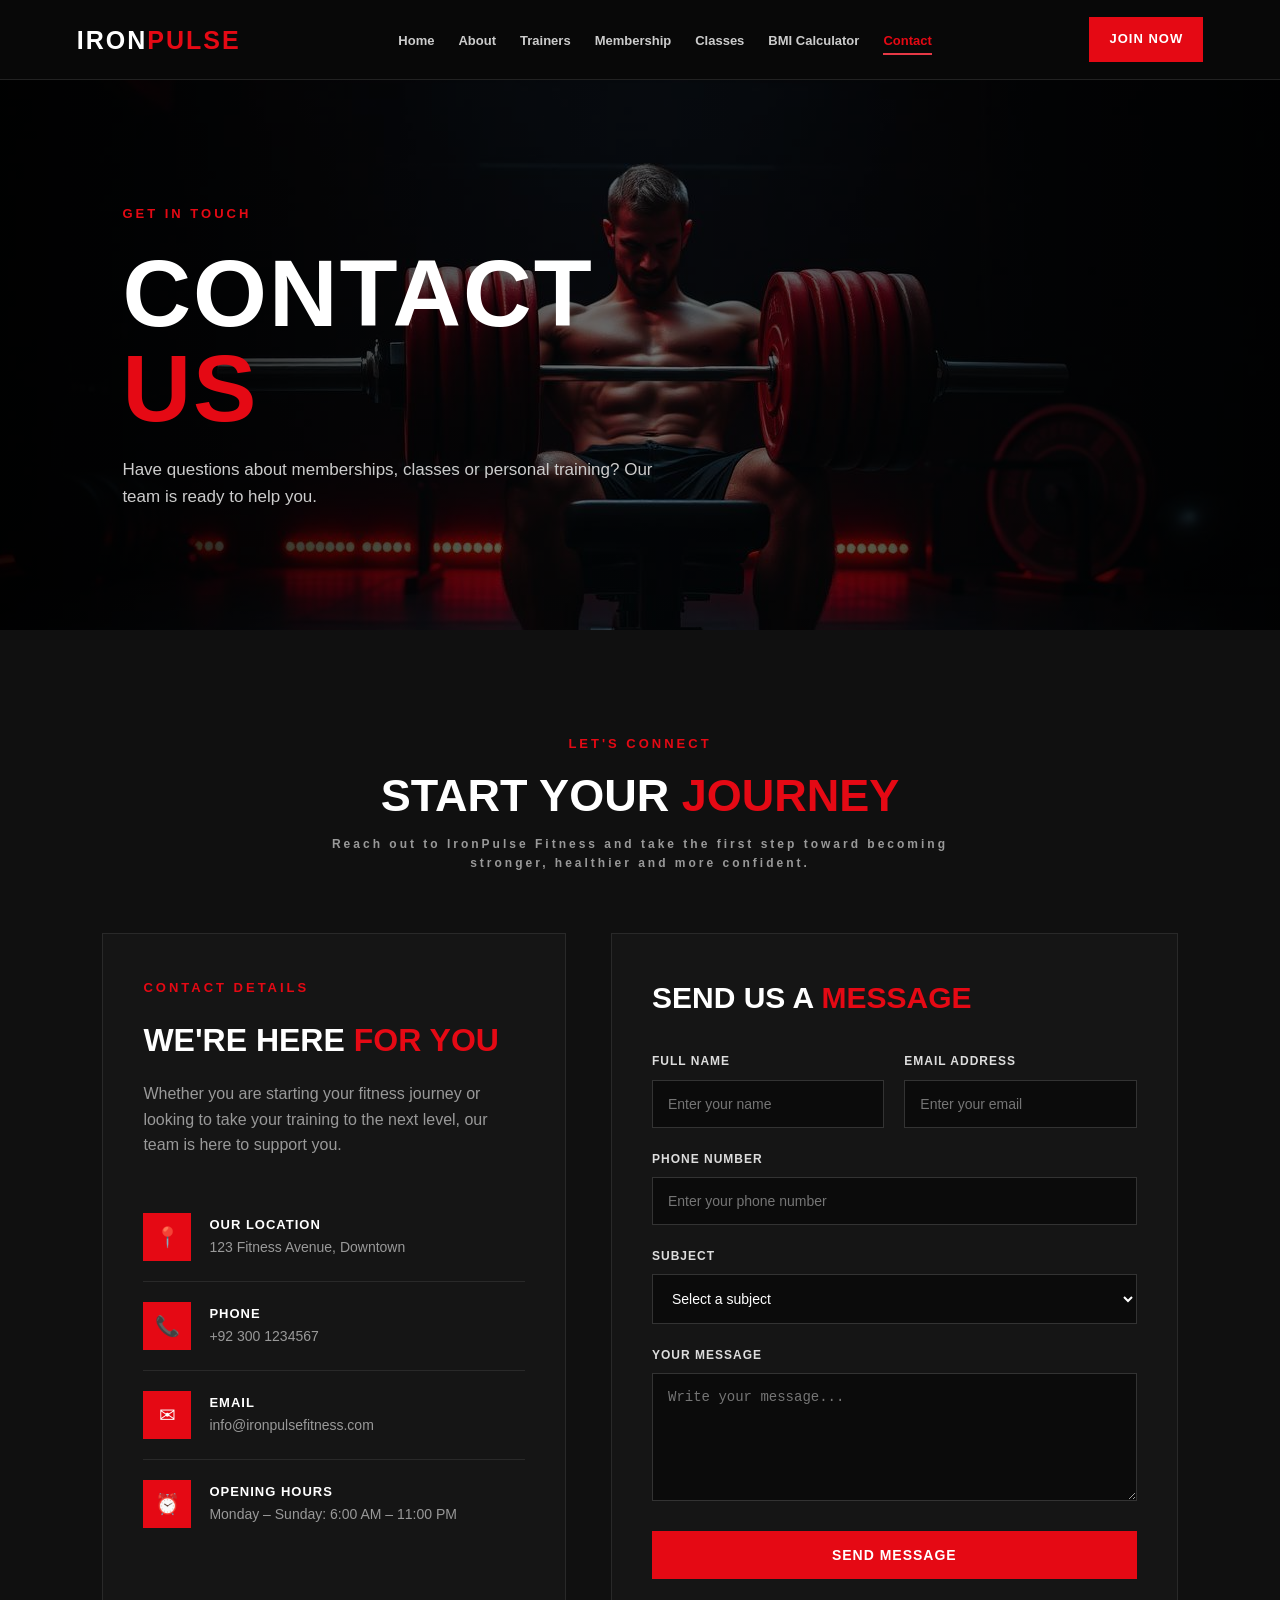
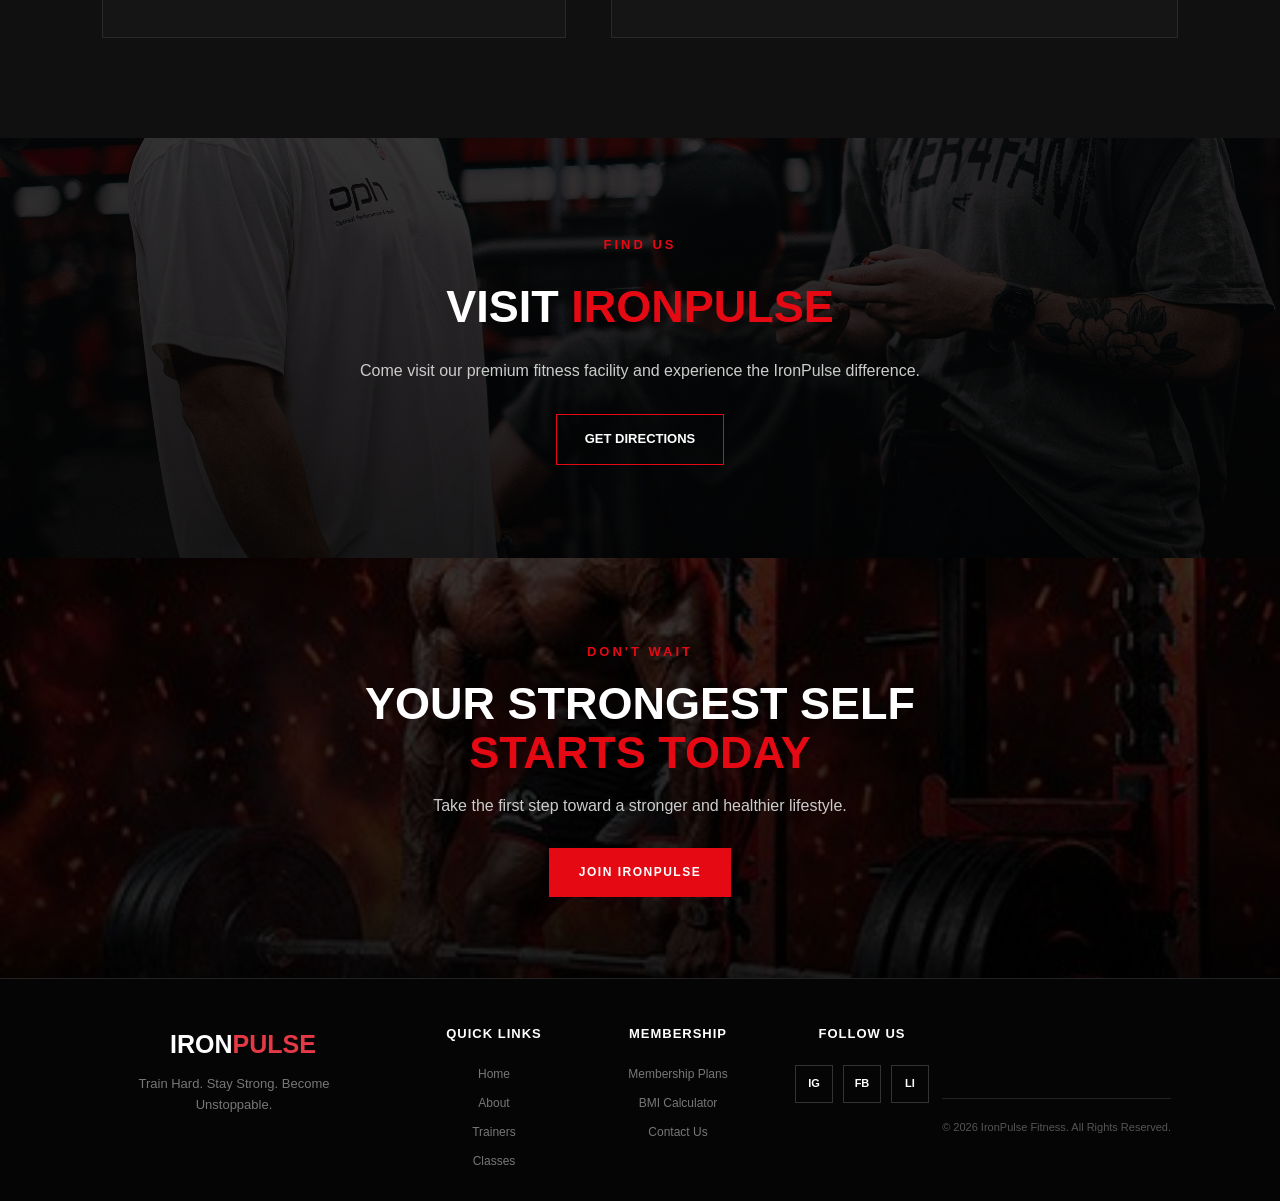
<file: contact.html>
<!DOCTYPE html>
<html lang="en">

<head>
    <meta charset="UTF-8">
    <meta name="viewport" content="width=device-width, initial-scale=1.0">

    <title>Contact | IronPulse Fitness</title>

    <link rel="stylesheet" href="style.css">
</head>

<body>

    <!-- NAVBAR -->
    <header>
        <nav class="navbar">

            <div class="logo">
                IRON<span>PULSE</span>
            </div>

            <ul class="nav-links">
                <li><a href="index.html">Home</a></li>
                <li><a href="about.html">About</a></li>
                <li><a href="trainers.html">Trainers</a></li>
                <li><a href="membership.html">Membership</a></li>
                <li><a href="classes.html">Classes</a></li>
                <li><a href="bmi.html">BMI Calculator</a></li>
                <li><a href="contact.html" class="active">Contact</a></li>
            </ul>

            <a href="membership.html" class="join-btn">JOIN NOW</a>

        </nav>
    </header>


    <!-- HERO -->
    <section class="contact-hero">

        <div class="hero-content">

            <span>GET IN TOUCH</span>

            <h1>CONTACT <strong>US</strong></h1>

            <p>
                Have questions about memberships, classes or personal training?
                Our team is ready to help you.
            </p>

        </div>

    </section>


    <!-- CONTACT SECTION -->
    <section class="contact-section">

        <div class="section-heading">

            <span>LET'S CONNECT</span>

            <h2>START YOUR <strong>JOURNEY</strong></h2>

            <p>
                Reach out to IronPulse Fitness and take the first step toward
                becoming stronger, healthier and more confident.
            </p>

        </div>


        <div class="contact-container">

            <!-- CONTACT INFORMATION -->
            <div class="contact-info">

                <span>CONTACT DETAILS</span>

                <h3>WE'RE HERE <strong>FOR YOU</strong></h3>

                <p>
                    Whether you are starting your fitness journey or looking
                    to take your training to the next level, our team is here
                    to support you.
                </p>


                <div class="info-item">

                    <div class="info-icon">📍</div>

                    <div>
                        <h4>OUR LOCATION</h4>
                        <p>123 Fitness Avenue, Downtown</p>
                    </div>

                </div>


                <div class="info-item">

                    <div class="info-icon">📞</div>

                    <div>
                        <h4>PHONE</h4>
                        <p>+92 300 1234567</p>
                    </div>

                </div>


                <div class="info-item">

                    <div class="info-icon">✉</div>

                    <div>
                        <h4>EMAIL</h4>
                        <p>info@ironpulsefitness.com</p>
                    </div>

                </div>


                <div class="info-item">

                    <div class="info-icon">⏰</div>

                    <div>
                        <h4>OPENING HOURS</h4>
                        <p>Monday – Sunday: 6:00 AM – 11:00 PM</p>
                    </div>

                </div>

            </div>


            <!-- CONTACT FORM -->
            <div class="contact-form">

                <h3>SEND US A <strong>MESSAGE</strong></h3>

                <form id="contactForm">

                    <div class="form-row">

                        <div class="form-group">

                            <label for="name">FULL NAME</label>

                            <input
                                type="text"
                                id="name"
                                placeholder="Enter your name"
                                required
                            >

                        </div>


                        <div class="form-group">

                            <label for="email">EMAIL ADDRESS</label>

                            <input
                                type="email"
                                id="email"
                                placeholder="Enter your email"
                                required
                            >

                        </div>

                    </div>


                    <div class="form-group">

                        <label for="phone">PHONE NUMBER</label>

                        <input
                            type="tel"
                            id="phone"
                            placeholder="Enter your phone number"
                        >

                    </div>


                    <div class="form-group">

                        <label for="subject">SUBJECT</label>

                        <select id="subject">

                            <option value="">Select a subject</option>
                            <option>Membership</option>
                            <option>Personal Training</option>
                            <option>Fitness Classes</option>
                            <option>General Inquiry</option>

                        </select>

                    </div>


                    <div class="form-group">

                        <label for="message">YOUR MESSAGE</label>

                        <textarea
                            id="message"
                            rows="6"
                            placeholder="Write your message..."
                            required
                        ></textarea>

                    </div>


                    <button type="submit" class="submit-btn">
                        SEND MESSAGE
                    </button>

                    <p id="formMessage"></p>

                </form>

            </div>

        </div>

    </section>


    <!-- LOCATION -->
    <section class="location-section">

        <div class="location-content">

            <span>FIND US</span>

            <h2>VISIT <strong>IRONPULSE</strong></h2>

            <p>
                Come visit our premium fitness facility and experience
                the IronPulse difference.
            </p>

            <a href="#" class="location-btn">
                GET DIRECTIONS
            </a>

        </div>

    </section>


    <!-- CTA -->
    <section class="cta-section">

        <div class="cta-content">

            <span>DON'T WAIT</span>

            <h2>YOUR STRONGEST SELF <strong>STARTS TODAY</strong></h2>

            <p>
                Take the first step toward a stronger and healthier lifestyle.
            </p>

            <a href="membership.html" class="cta-btn">
                JOIN IRONPULSE
            </a>

        </div>

    </section>


    <!-- FOOTER -->
    <footer>

        <div class="footer-content">

            <div class="footer-brand">

                <h2>
                    IRON<span>PULSE</span>
                </h2>

                <p>
                    Train Hard. Stay Strong.
                    Become Unstoppable.
                </p>

            </div>


            <div class="footer-links">

                <h3>QUICK LINKS</h3>

                <a href="index.html">Home</a>
                <a href="about.html">About</a>
                <a href="trainers.html">Trainers</a>
                <a href="classes.html">Classes</a>

            </div>


            <div class="footer-links">

                <h3>MEMBERSHIP</h3>

                <a href="membership.html">Membership Plans</a>
                <a href="bmi.html">BMI Calculator</a>
                <a href="contact.html">Contact Us</a>

            </div>


            <div class="footer-social">

                <h3>FOLLOW US</h3>

                <div class="social-icons">

                    <a href="#">IG</a>
                    <a href="#">FB</a>
                    <a href="#">LI</a>

                </div>

            </div>

        </div>


        <div class="footer-bottom">

            <p>
                © 2026 IronPulse Fitness. All Rights Reserved.
            </p>

        </div>

    </footer>


    <!-- JAVASCRIPT -->
   <script src="app.js"></script>

</body>

</html>
</file>
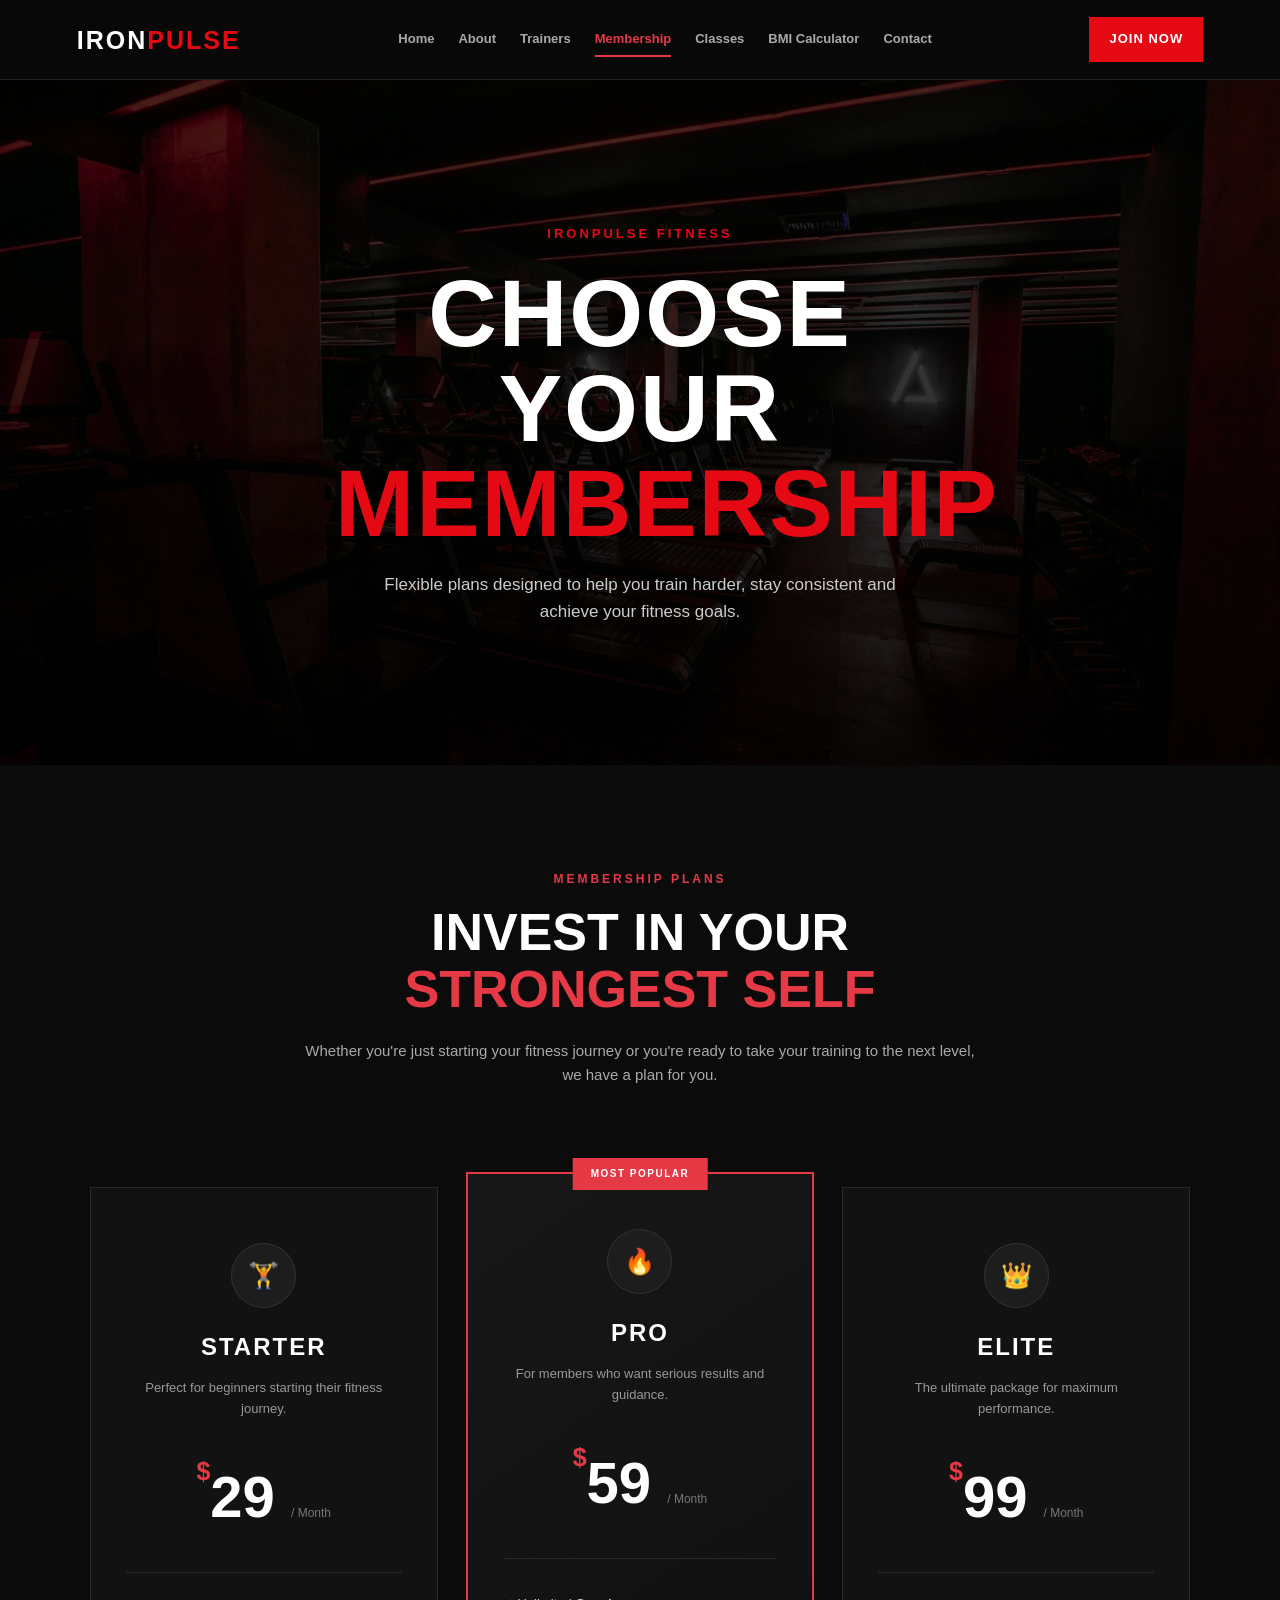
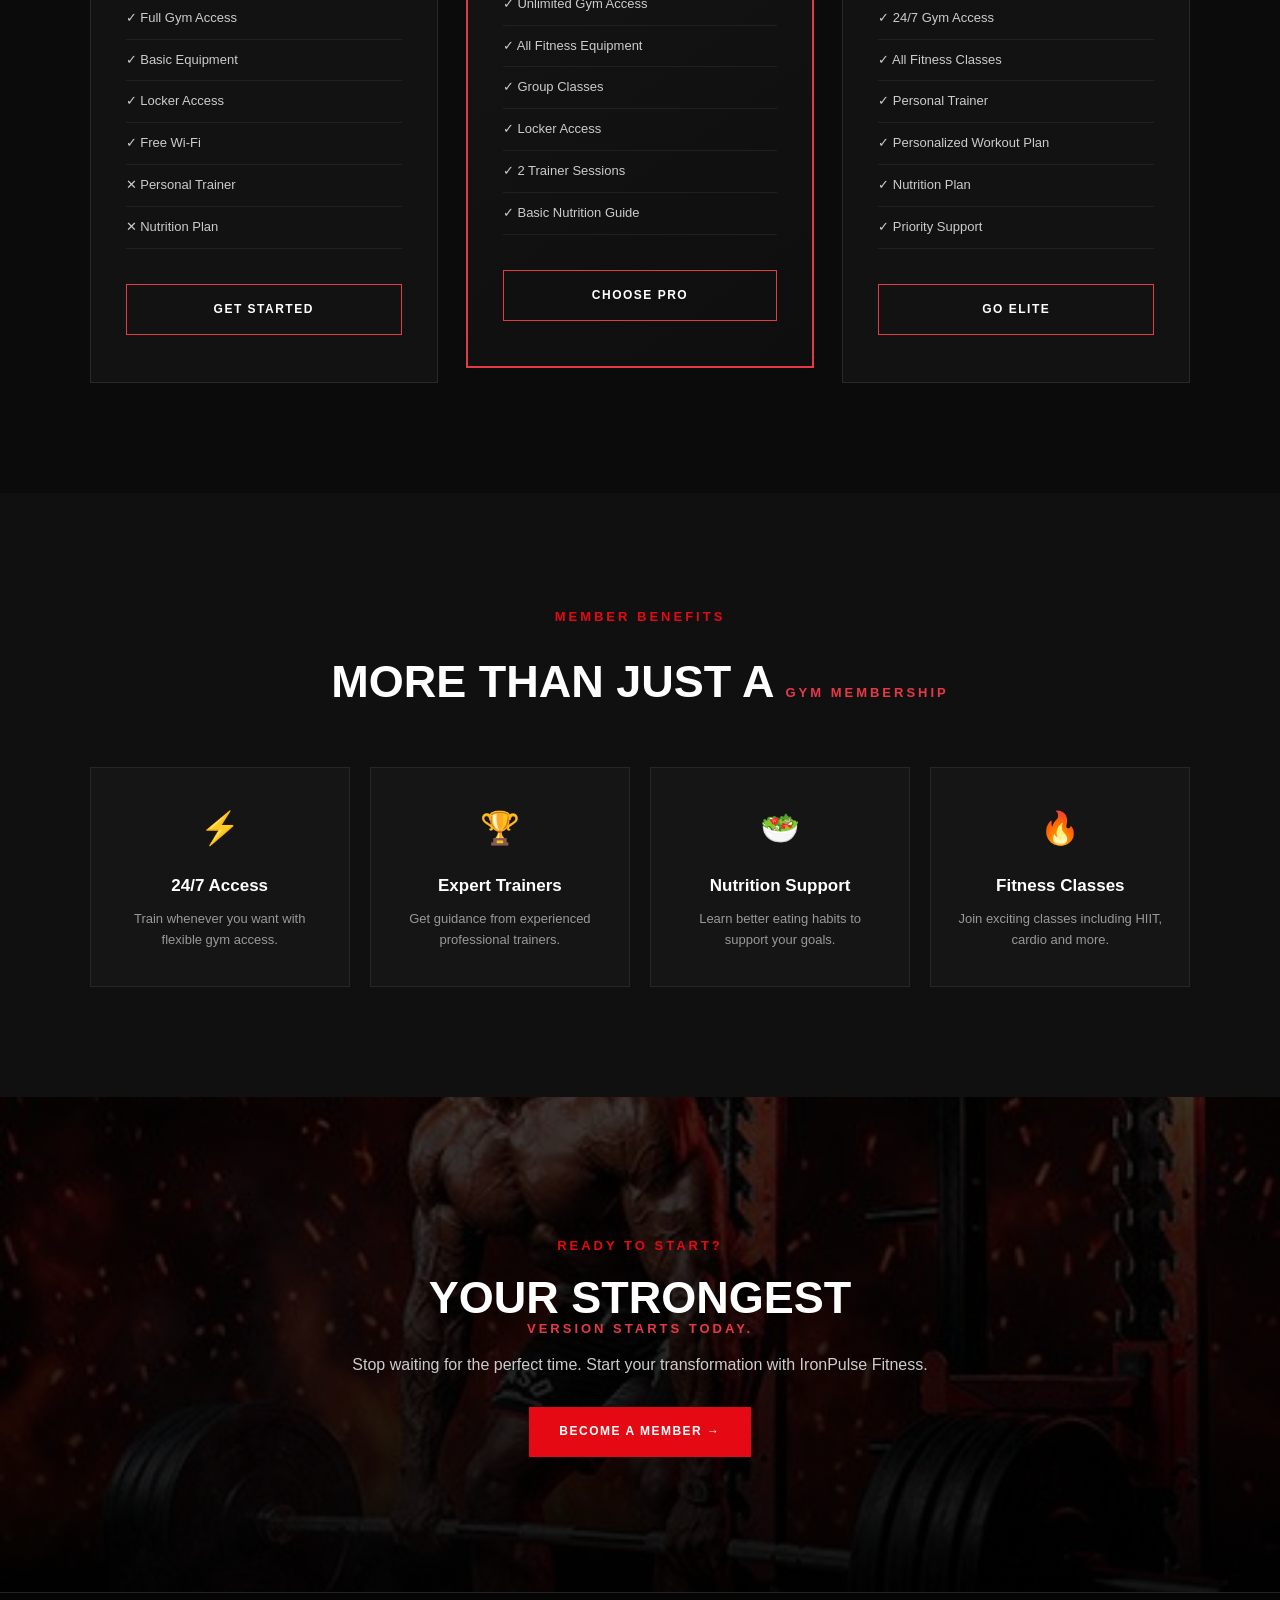
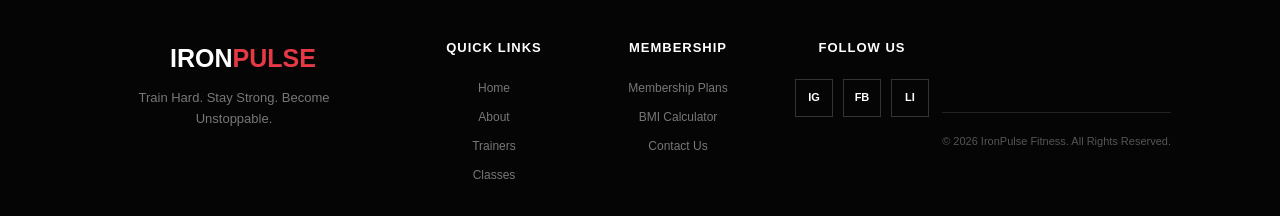
<file: membership.html>
<!DOCTYPE html>
<html lang="en">
<head>
    <meta charset="UTF-8">
    <meta name="viewport" content="width=device-width, initial-scale=1.0">

    <title>Membership | IronPulse Fitness</title>

    <link rel="stylesheet" href="style.css">

    <link
        href="https://fonts.googleapis.com/css2?family=Montserrat:wght@400;500;600;700;800&display=swap"
        rel="stylesheet"
    >
</head>

<body>

    <!-- ================= NAVBAR ================= -->

    <header class="navbar">

        <div class="logo">
            IRON<span>PULSE</span>
        </div>

        <nav>
            <a href="index.html">Home</a>
            <a href="about.html">About</a>
            <a href="trainers.html">Trainers</a>
            <a href="membership.html" class="active">Membership</a>
            <a href="classes.html">Classes</a>
            <a href="bmi.html">BMI Calculator</a>
            <a href="contact.html">Contact</a>
        </nav>

        <a href="membership.html" class="join-btn">
            JOIN NOW
        </a>

    </header>


    <!-- ================= HERO ================= -->

    <section class="membership-hero">

        <div class="hero-content">

            <span>IRONPULSE FITNESS</span>

            <h1>
                CHOOSE YOUR
                <strong>MEMBERSHIP</strong>
            </h1>

            <p>
                Flexible plans designed to help you train harder,
                stay consistent and achieve your fitness goals.
            </p>

        </div>

    </section>


    <!-- ================= INTRO ================= -->

    <section class="membership-intro">

        <span class="section-tag">MEMBERSHIP PLANS</span>

        <h2>
            INVEST IN YOUR
            <span>STRONGEST SELF</span>
        </h2>

        <p>
            Whether you're just starting your fitness journey or
            you're ready to take your training to the next level,
            we have a plan for you.
        </p>

    </section>


    <!-- ================= PRICING ================= -->

    <section class="pricing-section">

        <div class="pricing-container">


            <!-- BASIC -->

            <div class="price-card">

                <div class="plan-icon">
                    🏋️
                </div>

                <h3>STARTER</h3>

                <p class="plan-description">
                    Perfect for beginners starting their fitness journey.
                </p>

                <div class="price">
                    <span>$</span>29
                    <small>/ Month</small>
                </div>

                <div class="divider"></div>

                <ul>
                    <li>✓ Full Gym Access</li>
                    <li>✓ Basic Equipment</li>
                    <li>✓ Locker Access</li>
                    <li>✓ Free Wi-Fi</li>
                    <li>✕ Personal Trainer</li>
                    <li>✕ Nutrition Plan</li>
                </ul>

                <a href="contact.html" class="plan-btn">
                    GET STARTED
                </a>

            </div>


            <!-- PREMIUM -->

            <div class="price-card popular">

                <div class="popular-badge">
                    MOST POPULAR
                </div>

                <div class="plan-icon">
                    🔥
                </div>

                <h3>PRO</h3>

                <p class="plan-description">
                    For members who want serious results and guidance.
                </p>

                <div class="price">
                    <span>$</span>59
                    <small>/ Month</small>
                </div>

                <div class="divider"></div>

                <ul>
                    <li>✓ Unlimited Gym Access</li>
                    <li>✓ All Fitness Equipment</li>
                    <li>✓ Group Classes</li>
                    <li>✓ Locker Access</li>
                    <li>✓ 2 Trainer Sessions</li>
                    <li>✓ Basic Nutrition Guide</li>
                </ul>

                <a href="contact.html" class="plan-btn">
                    CHOOSE PRO
                </a>

            </div>


            <!-- ELITE -->

            <div class="price-card">

                <div class="plan-icon">
                    👑
                </div>

                <h3>ELITE</h3>

                <p class="plan-description">
                    The ultimate package for maximum performance.
                </p>

                <div class="price">
                    <span>$</span>99
                    <small>/ Month</small>
                </div>

                <div class="divider"></div>

                <ul>
                    <li>✓ 24/7 Gym Access</li>
                    <li>✓ All Fitness Classes</li>
                    <li>✓ Personal Trainer</li>
                    <li>✓ Personalized Workout Plan</li>
                    <li>✓ Nutrition Plan</li>
                    <li>✓ Priority Support</li>
                </ul>

                <a href="contact.html" class="plan-btn">
                    GO ELITE
                </a>

            </div>

        </div>

    </section>


    <!-- ================= BENEFITS ================= -->

    <section class="benefits">

        <div class="section-heading">

            <span class="section-tag">
                MEMBER BENEFITS
            </span>

            <h2>
                MORE THAN JUST A
                <span>GYM MEMBERSHIP</span>
            </h2>

        </div>


        <div class="benefit-grid">

            <div class="benefit-card">

                <div class="benefit-icon">⚡</div>

                <h3>24/7 Access</h3>

                <p>
                    Train whenever you want with flexible gym access.
                </p>

            </div>


            <div class="benefit-card">

                <div class="benefit-icon">🏆</div>

                <h3>Expert Trainers</h3>

                <p>
                    Get guidance from experienced professional trainers.
                </p>

            </div>


            <div class="benefit-card">

                <div class="benefit-icon">🥗</div>

                <h3>Nutrition Support</h3>

                <p>
                    Learn better eating habits to support your goals.
                </p>

            </div>


            <div class="benefit-card">

                <div class="benefit-icon">🔥</div>

                <h3>Fitness Classes</h3>

                <p>
                    Join exciting classes including HIIT, cardio and more.
                </p>

            </div>

        </div>

    </section>


    <!-- ================= CTA ================= -->

    <section class="membership-cta">

        <div class="cta-content">

            <span>READY TO START?</span>

            <h2>
                YOUR STRONGEST
                <span>VERSION STARTS TODAY.</span>
            </h2>

            <p>
                Stop waiting for the perfect time.
                Start your transformation with IronPulse Fitness.
            </p>

            <a href="contact.html" class="cta-btn">
                BECOME A MEMBER →
            </a>

        </div>

    </section>


    <!-- ================= FOOTER ================= -->

    <footer>

        <div class="footer-content">

            <div class="footer-brand">

                <h2>
                    IRON<span>PULSE</span>
                </h2>

                <p>
                    Train Hard. Stay Strong.
                    Become Unstoppable.
                </p>

            </div>


            <div class="footer-links">

                <h3>QUICK LINKS</h3>

                <a href="index.html">Home</a>
                <a href="about.html">About</a>
                <a href="trainers.html">Trainers</a>
                <a href="classes.html">Classes</a>

            </div>


            <div class="footer-links">

                <h3>MEMBERSHIP</h3>

                <a href="membership.html">Membership Plans</a>
                <a href="bmi.html">BMI Calculator</a>
                <a href="contact.html">Contact Us</a>

            </div>


            <div class="footer-social">

                <h3>FOLLOW US</h3>

                <div class="social-icons">

                    <a href="#">IG</a>
                    <a href="#">FB</a>
                    <a href="#">LI</a>

                </div>

            </div>

        </div>


        <div class="footer-bottom">

            <p>
                © 2026 IronPulse Fitness. All Rights Reserved.
            </p>

        </div>

    </footer>

</body>
</html>
</file>
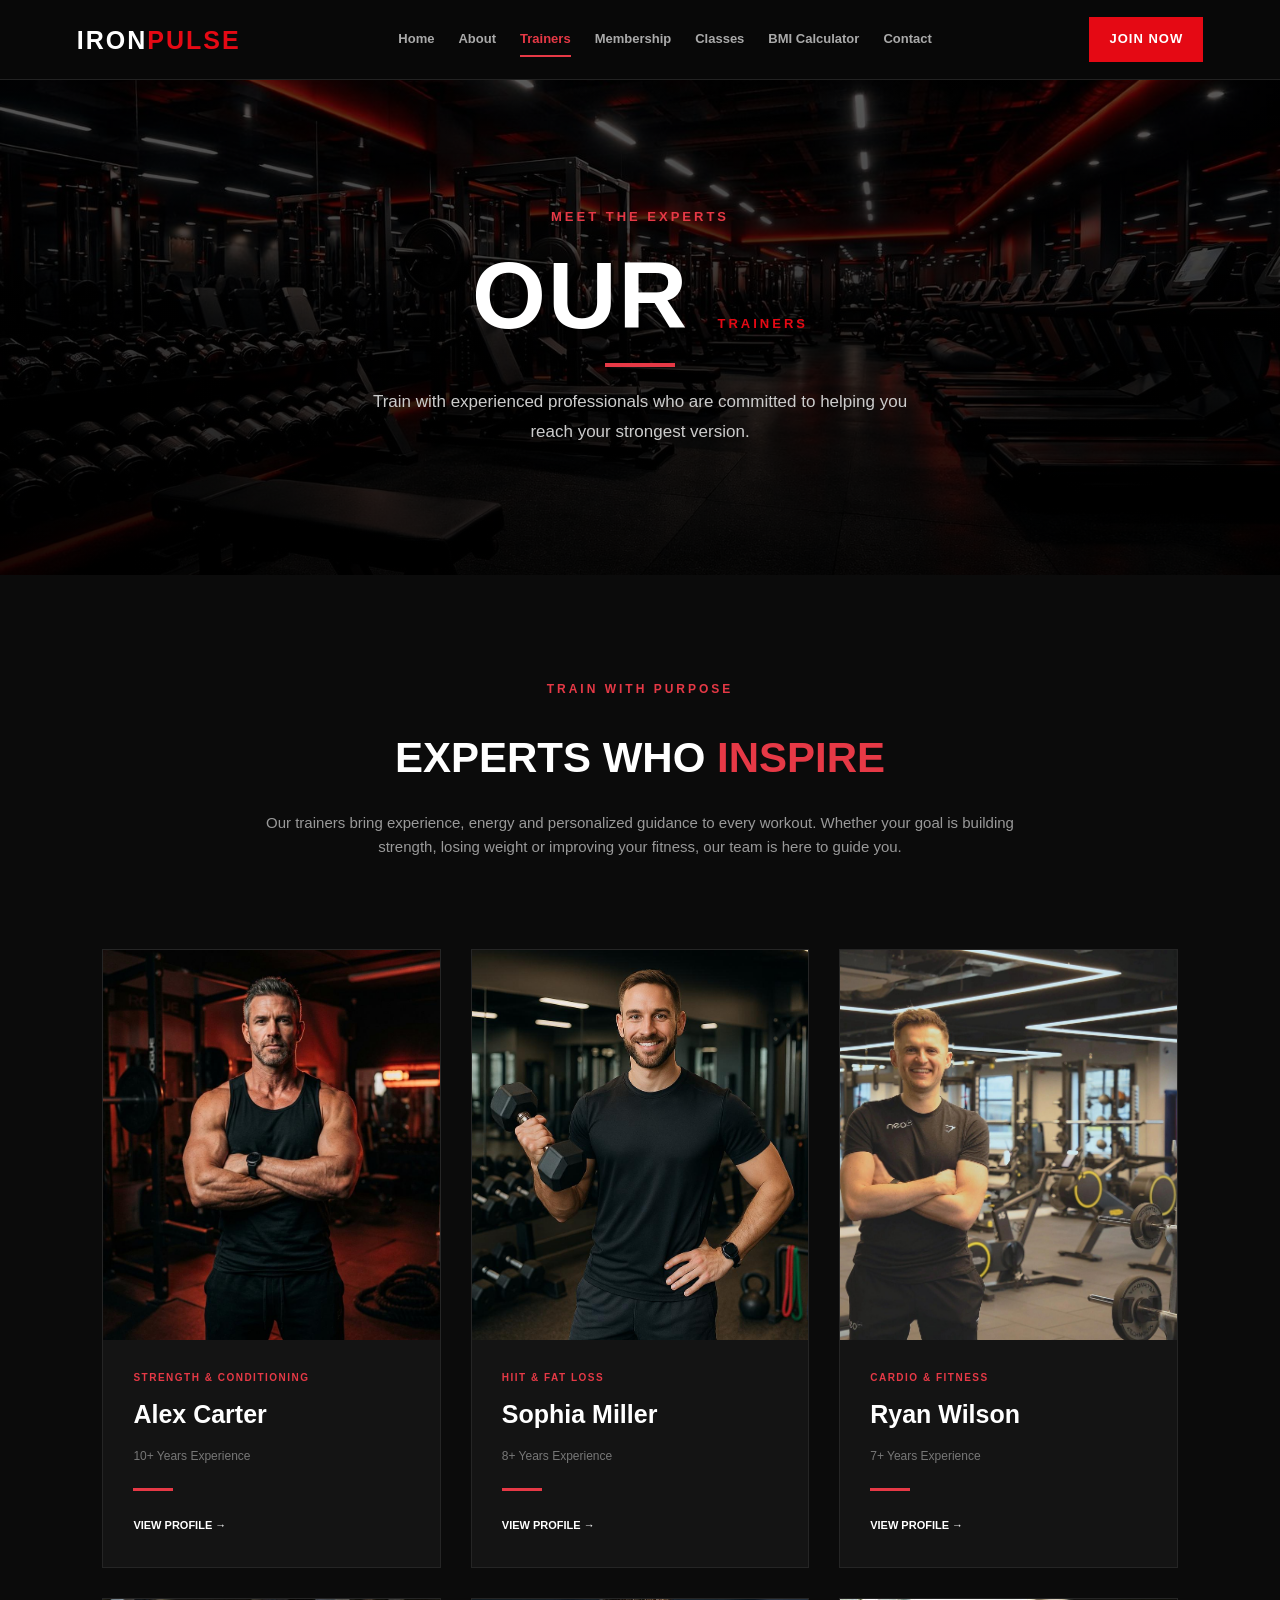
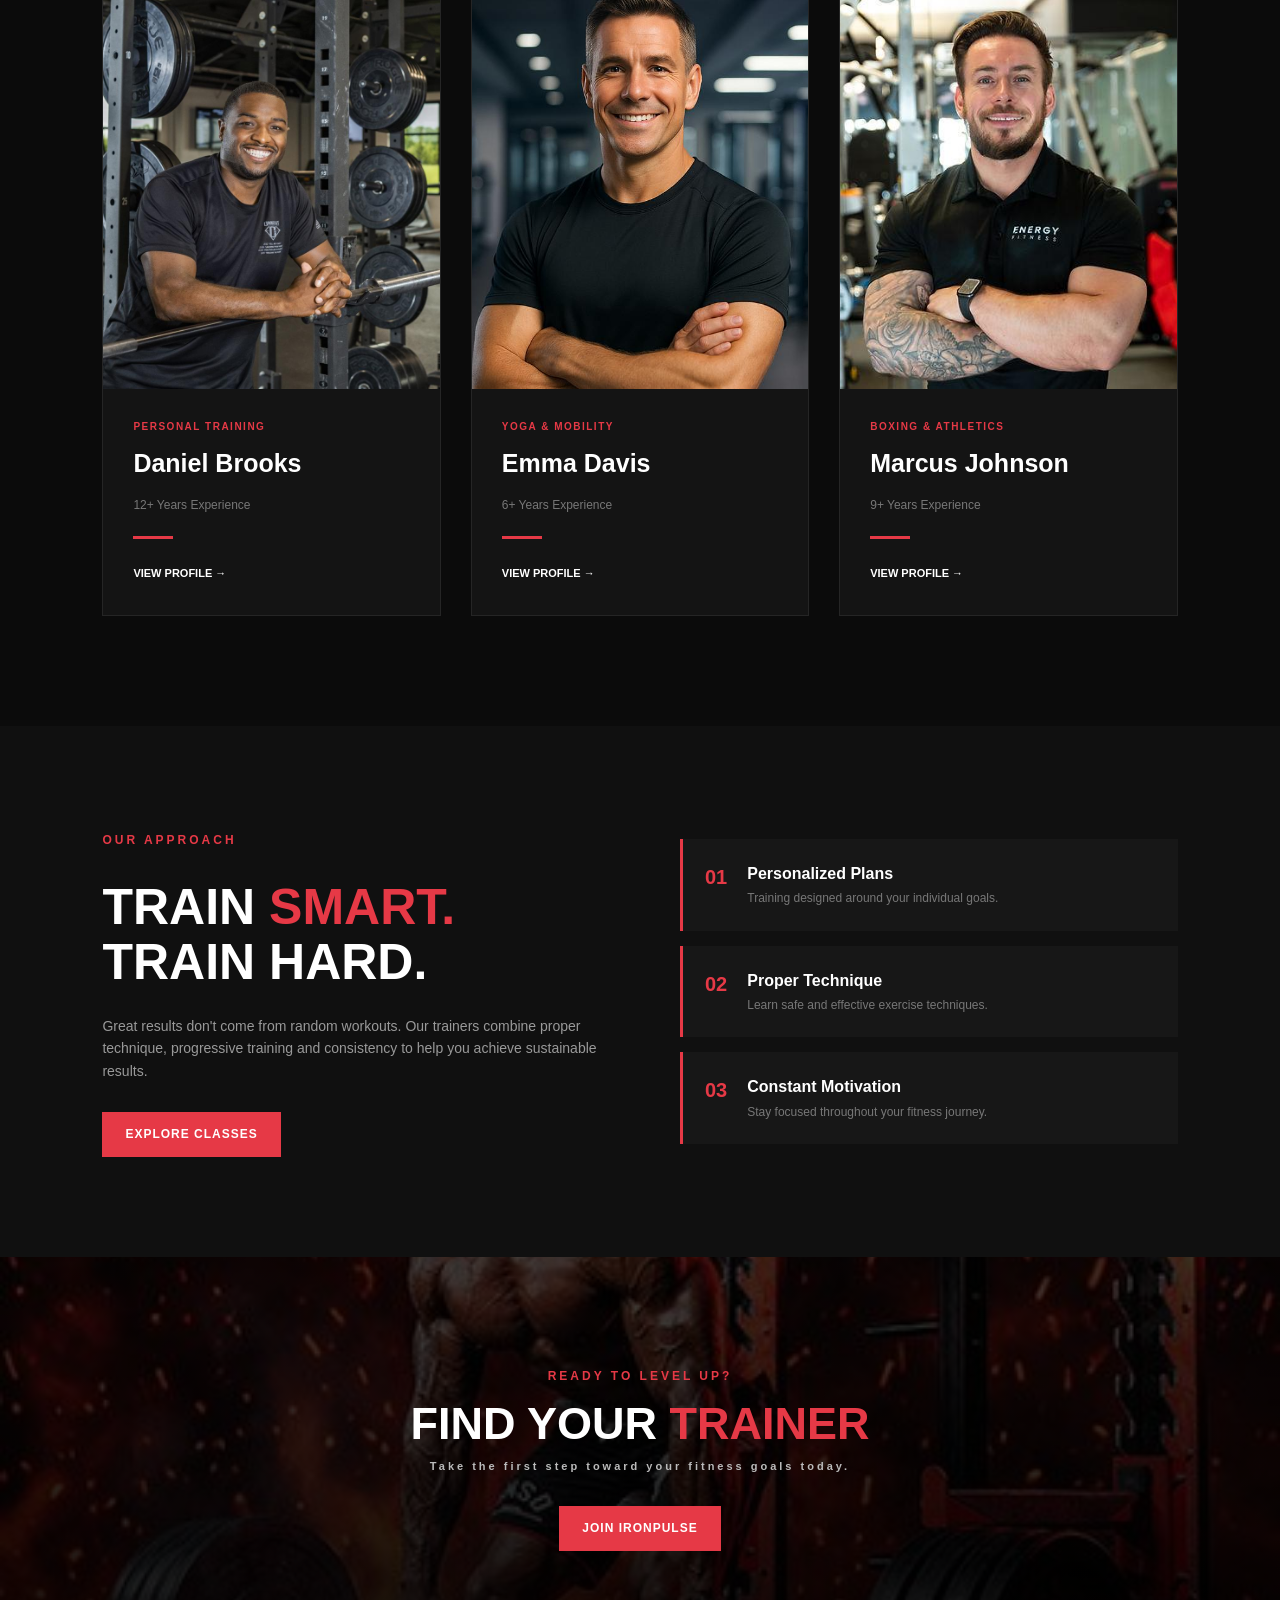
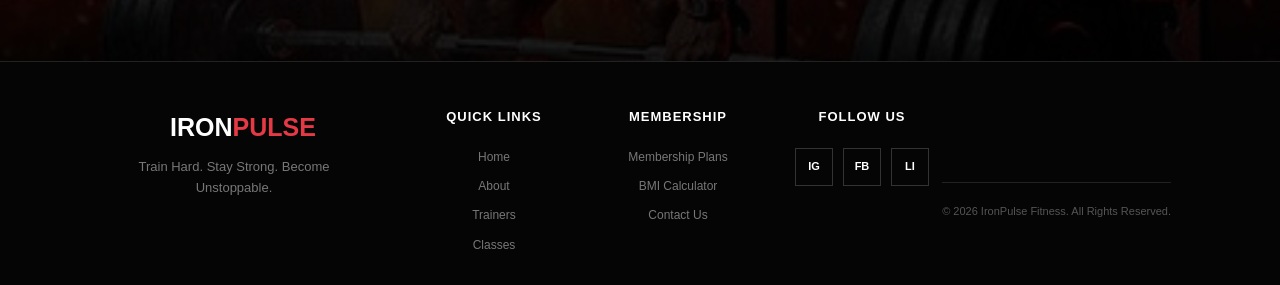
<file: trainers.html>
<!DOCTYPE html>
<html lang="en">
<head>
    <meta charset="UTF-8">
    <meta name="viewport" content="width=device-width, initial-scale=1.0">

    <title>Our Trainers | IronPulse Fitness</title>

    <link rel="stylesheet" href="style.css">

    <link href="https://fonts.googleapis.com/css2?family=Montserrat:wght@400;500;600;700;800&display=swap" rel="stylesheet">
</head>

<body>

    <!-- NAVBAR -->
    <header class="navbar">

        <div class="logo">
            IRON<span>PULSE</span>
        </div>

        <nav>
            <a href="index.html">Home</a>
            <a href="about.html">About</a>
            <a href="trainers.html" class="active">Trainers</a>
            <a href="membership.html">Membership</a>
            <a href="classes.html">Classes</a>
            <a href="bmi.html">BMI Calculator</a>
            <a href="contact.html">Contact</a>
        </nav>

        <a href="membership.html" class="join-btn">JOIN NOW</a>

    </header>


    <!-- HERO -->
    <section class="page-hero">

        <div class="hero-content">

            <p>MEET THE EXPERTS</p>

            <h1>OUR <span>TRAINERS</span></h1>

            <div class="line"></div>

            <p class="hero-text">
                Train with experienced professionals who are committed
                to helping you reach your strongest version.
            </p>

        </div>

    </section>


    <!-- INTRO -->
    <section class="trainer-intro">

        <p class="section-tag">TRAIN WITH PURPOSE</p>

        <h2>EXPERTS WHO <span>INSPIRE</span></h2>

        <p>
            Our trainers bring experience, energy and personalized
            guidance to every workout. Whether your goal is building
            strength, losing weight or improving your fitness, our team
            is here to guide you.
        </p>

    </section>


    <!-- TRAINERS -->
    <section class="trainers-section">

        <div class="trainer-grid">


            <!-- TRAINER 1 -->
            <div class="trainer-card">

                <div class="trainer-image">

                    <img src="./images/trainer-1.jpg"
                         alt="Alex Carter Fitness Trainer">

                    <div class="trainer-overlay">

                        <div class="social-links">
                            <a href="#">IG</a>
                            <a href="#">FB</a>
                            <a href="#">LI</a>
                        </div>

                    </div>

                </div>

                <div class="trainer-info">

                    <p>STRENGTH & CONDITIONING</p>

                    <h3>Alex Carter</h3>

                    <span>10+ Years Experience</span>

                    <div class="trainer-line"></div>

                    <a href="#" class="trainer-btn">
                        VIEW PROFILE →
                    </a>

                </div>

            </div>


            <!-- TRAINER 2 -->
            <div class="trainer-card">

                <div class="trainer-image">

                    <img src="./images/trainer-2.jpg"
                         alt="Sophia Miller Fitness Trainer">

                    <div class="trainer-overlay">

                        <div class="social-links">
                            <a href="#">IG</a>
                            <a href="#">FB</a>
                            <a href="#">LI</a>
                        </div>

                    </div>

                </div>

                <div class="trainer-info">

                    <p>HIIT & FAT LOSS</p>

                    <h3>Sophia Miller</h3>

                    <span>8+ Years Experience</span>

                    <div class="trainer-line"></div>

                    <a href="#" class="trainer-btn">
                        VIEW PROFILE →
                    </a>

                </div>

            </div>


            <!-- TRAINER 3 -->
            <div class="trainer-card">

                <div class="trainer-image">

                    <img src="./images/trainer-3.jpg"
                         alt="Ryan Wilson Fitness Trainer">

                    <div class="trainer-overlay">

                        <div class="social-links">
                            <a href="#">IG</a>
                            <a href="#">FB</a>
                            <a href="#">LI</a>
                        </div>

                    </div>

                </div>

                <div class="trainer-info">

                    <p>CARDIO & FITNESS</p>

                    <h3>Ryan Wilson</h3>

                    <span>7+ Years Experience</span>

                    <div class="trainer-line"></div>

                    <a href="#" class="trainer-btn">
                        VIEW PROFILE →
                    </a>

                </div>

            </div>


            <!-- TRAINER 4 -->
            <div class="trainer-card">

                <div class="trainer-image">

                    <img src="./images/image 4.jfif"
                         alt="Daniel Brooks Fitness Trainer">

                    <div class="trainer-overlay">

                        <div class="social-links">
                            <a href="#">IG</a>
                            <a href="#">FB</a>
                            <a href="#">LI</a>
                        </div>

                    </div>

                </div>

                <div class="trainer-info">

                    <p>PERSONAL TRAINING</p>

                    <h3>Daniel Brooks</h3>

                    <span>12+ Years Experience</span>

                    <div class="trainer-line"></div>

                    <a href="#" class="trainer-btn">
                        VIEW PROFILE →
                    </a>

                </div>

            </div>


            <!-- TRAINER 5 -->
            <div class="trainer-card">

                <div class="trainer-image">

                    <img src="./images/trainer-5.jpg"
                         alt="Emma Davis Fitness Trainer">

                    <div class="trainer-overlay">

                        <div class="social-links">
                            <a href="#">IG</a>
                            <a href="#">FB</a>
                            <a href="#">LI</a>
                        </div>

                    </div>

                </div>

                <div class="trainer-info">

                    <p>YOGA & MOBILITY</p>

                    <h3>Emma Davis</h3>

                    <span>6+ Years Experience</span>

                    <div class="trainer-line"></div>

                    <a href="#" class="trainer-btn">
                        VIEW PROFILE →
                    </a>

                </div>

            </div>


            <!-- TRAINER 6 -->
            <div class="trainer-card">

                <div class="trainer-image">

                    <img src="./images/trainer-6.jpg"
                         alt="Marcus Johnson Fitness Trainer">

                    <div class="trainer-overlay">

                        <div class="social-links">
                            <a href="#">IG</a>
                            <a href="#">FB</a>
                            <a href="#">LI</a>
                        </div>

                    </div>

                </div>

                <div class="trainer-info">

                    <p>BOXING & ATHLETICS</p>

                    <h3>Marcus Johnson</h3>

                    <span>9+ Years Experience</span>

                    <div class="trainer-line"></div>

                    <a href="#" class="trainer-btn">
                        VIEW PROFILE →
                    </a>

                </div>

            </div>

        </div>

    </section>


    <!-- TRAINING PHILOSOPHY -->
    <section class="philosophy">

        <div class="philosophy-content">

            <p class="section-tag">OUR APPROACH</p>

            <h2>
                TRAIN <span>SMART.</span><br>
                TRAIN HARD.
            </h2>

            <p>
                Great results don't come from random workouts.
                Our trainers combine proper technique, progressive
                training and consistency to help you achieve sustainable
                results.
            </p>

            <a href="classes.html" class="btn">
                EXPLORE CLASSES
            </a>

        </div>


        <div class="philosophy-points">

            <div class="philosophy-point">

                <strong>01</strong>

                <div>
                    <h3>Personalized Plans</h3>
                    <p>Training designed around your individual goals.</p>
                </div>

            </div>


            <div class="philosophy-point">

                <strong>02</strong>

                <div>
                    <h3>Proper Technique</h3>
                    <p>Learn safe and effective exercise techniques.</p>
                </div>

            </div>


            <div class="philosophy-point">

                <strong>03</strong>

                <div>
                    <h3>Constant Motivation</h3>
                    <p>Stay focused throughout your fitness journey.</p>
                </div>

            </div>

        </div>

    </section>


    <!-- CTA -->
    <section class="cta">

        <div>

            <p>READY TO LEVEL UP?</p>

            <h2>FIND YOUR <span>TRAINER</span></h2>

            <p>
                Take the first step toward your fitness goals today.
            </p>

            <a href="membership.html" class="btn">
                JOIN IRONPULSE
            </a>

        </div>

    </section>


    <!-- FOOTER -->
    <footer>

        <div class="footer-content">

            <div class="footer-brand">

                <h2>
                    IRON<span>PULSE</span>
                </h2>

                <p>
                    Train Hard. Stay Strong.
                    Become Unstoppable.
                </p>

            </div>


            <div class="footer-links">

                <h3>QUICK LINKS</h3>

                <a href="index.html">Home</a>
                <a href="about.html">About</a>
                <a href="trainers.html">Trainers</a>
                <a href="classes.html">Classes</a>

            </div>


            <div class="footer-links">

                <h3>MEMBERSHIP</h3>

                <a href="membership.html">Membership Plans</a>
                <a href="bmi.html">BMI Calculator</a>
                <a href="contact.html">Contact Us</a>

            </div>


            <div class="footer-social">

                <h3>FOLLOW US</h3>

                <div class="social-icons">

                    <a href="#">IG</a>
                    <a href="#">FB</a>
                    <a href="#">LI</a>

                </div>

            </div>

        </div>


        <div class="footer-bottom">

            <p>
                © 2026 IronPulse Fitness. All Rights Reserved.
            </p>

        </div>

    </footer>

</body>
</html>
</file>
<file: style.css>
/* ================= GENERAL ================= */

* {
    margin: 0;
    padding: 0;
    box-sizing: border-box;
}

html {
    scroll-behavior: smooth;
}

body {
    font-family: "Montserrat", sans-serif;
    background: #0b0b0b;
    color: #ffffff;
}

a {
    text-decoration: none;
    color: inherit;
}


/* ================= NAVBAR ================= */

.navbar {
    width: 100%;
    min-height: 80px;
    padding: 0 6%;
    display: flex;
    align-items: center;
    justify-content: space-between;

    background: #0b0b0b;
    border-bottom: 1px solid #242424;

    position: sticky;
    top: 0;
    z-index: 1000;
}

.logo {
    font-size: 25px;
    font-weight: 900;
    letter-spacing: 1px;
}

.logo span,
.footer-logo span {
    color: #e63946;
}

.navbar nav {
    display: flex;
    gap: 25px;
}

.navbar nav a {
    color: #bbbbbb;
    font-size: 12px;
    font-weight: 600;

    transition: 0.3s ease;
}

.navbar nav a:hover,
.navbar nav a.active {
    color: #e63946;
}

.nav-btn {
    padding: 13px 22px;

    background: #e63946;
    color: white;

    font-size: 12px;
    font-weight: 700;

    transition: 0.3s ease;
}

.nav-btn:hover {
    background: white;
    color: #e63946;
    transform: translateY(-3px);
}


/* ================= HERO ================= */

.hero {
    min-height: 720px;
    padding: 100px 8%;

    display: flex;
    align-items: center;
    position: relative;

    background:
        linear-gradient(
            90deg,
            rgba(0, 0, 0, 0.95) 20%,
            rgba(0, 0, 0, 0.55) 60%,
            rgba(0, 0, 0, 0.85)
        ),
        url("./images/hero.jpg");

    background-size: cover;
    background-position: center;
}

.hero-content {
    max-width: 750px;
}

.small-title {
    color: #e63946;
    font-size: 13px;
    font-weight: 800;
    letter-spacing: 3px;
    margin-bottom: 20px;
}

.hero h1 {
    font-size: clamp(55px, 8vw, 105px);
    line-height: 0.95;
    font-weight: 900;
    letter-spacing: -4px;
}

.hero h1 span {
    color: #e63946;
}

.hero-text {
    max-width: 600px;
    color: #c8c8c8;
    line-height: 1.8;
    margin: 30px 0;
    font-size: 15px;
}

.hero-buttons {
    display: flex;
    gap: 15px;
    flex-wrap: wrap;
}


/* ================= BUTTONS ================= */

.primary-btn,
.secondary-btn {
    display: inline-block;
    padding: 16px 28px;

    font-size: 12px;
    font-weight: 800;

    transition: 0.3s ease;
}

.primary-btn {
    background: #e63946;
    color: white;
}

.primary-btn:hover {
    background: white;
    color: #e63946;
    transform: translateY(-4px);
    box-shadow: 0 10px 30px rgba(230, 57, 70, 0.3);
}

.secondary-btn {
    border: 1px solid #777;
    color: white;
}

.secondary-btn:hover {
    background: #e63946;
    border-color: #e63946;
    transform: translateY(-4px);
}


/* ================= HERO BADGE ================= */

.hero-badge {
    position: absolute;
    right: 8%;
    bottom: 70px;

    width: 145px;
    height: 145px;

    border: 1px solid #e63946;
    border-radius: 50%;

    display: flex;
    flex-direction: column;
    align-items: center;
    justify-content: center;

    background: rgba(0, 0, 0, 0.65);
}

.hero-badge strong {
    color: #e63946;
    font-size: 35px;
}

.hero-badge span {
    font-size: 9px;
    text-align: center;
    line-height: 1.5;
    color: #ccc;
}


/* ================= STATS ================= */

.stats {
    display: grid;
    grid-template-columns: repeat(4, 1fr);

    border-bottom: 1px solid #252525;
    border-top: 1px solid #252525;
}

.stat-box {
    padding: 45px 20px;
    text-align: center;

    border-right: 1px solid #252525;

    transition: 0.3s ease;
}

.stat-box:last-child {
    border-right: none;
}

.stat-box:hover {
    background: #e63946;
}

.stat-box:hover h2,
.stat-box:hover p {
    color: white;
}

.stat-box h2 {
    font-size: 40px;
    color: #e63946;
    margin-bottom: 8px;
    transition: 0.3s ease;
}

.stat-box p {
    color: #888;
    font-size: 10px;
    font-weight: 700;
    letter-spacing: 1px;
    transition: 0.3s ease;
}


/* ================= SECTIONS ================= */

.why-us,
.programs {
    padding: 110px 8%;
}

.section-heading {
    margin-bottom: 55px;
}

.section-heading p {
    color: #e63946;
    font-size: 11px;
    font-weight: 800;
    letter-spacing: 3px;
    margin-bottom: 12px;
}

.section-heading h2 {
    font-size: 48px;
    font-weight: 900;
}

.section-heading h2 span {
    color: #e63946;
}


/* ================= FEATURES ================= */

.features {
    display: grid;
    grid-template-columns: repeat(4, 1fr);
    gap: 20px;
}

.feature-card {
    padding: 35px 25px;

    background: #141414;
    border: 1px solid #252525;

    transition: 0.3s ease;
}

.feature-card:hover {
    transform: translateY(-10px);
    border-color: #e63946;
    box-shadow: 0 15px 35px rgba(0, 0, 0, 0.5);
}

.feature-icon {
    color: #e63946;
    font-size: 13px;
    font-weight: 800;
    margin-bottom: 35px;
}

.feature-card h3 {
    font-size: 18px;
    margin-bottom: 15px;
}

.feature-card p {
    color: #999;
    font-size: 13px;
    line-height: 1.8;
}


/* ================= PROGRAMS ================= */

.programs {
    background: #111111;
}

.program-grid {
    display: grid;
    grid-template-columns: repeat(3, 1fr);
    gap: 20px;
}

.program-card {
    min-height: 450px;

    position: relative;
    overflow: hidden;

    background-size: cover;
    background-position: center;

    transition: 0.4s ease;
}

.program-card::before {
    content: "";

    position: absolute;
    inset: 0;

    background: linear-gradient(
        transparent 20%,
        rgba(0, 0, 0, 0.95)
    );

    transition: 0.4s ease;
}

.program-card:hover {
    transform: translateY(-8px);
}

.program-card:hover::before {
    background: linear-gradient(
        transparent 10%,
        rgba(230, 57, 70, 0.85)
    );
}

.strength {
    background-image: url("./images/strength.jpg");
}

.hiit {
    background-image: url("./images/hiit.jpg");
}

.cardio {
    background-image: url("./images/cardio.jpg");
}

.program-content {
    position: absolute;
    bottom: 0;
    left: 0;

    padding: 35px;
    z-index: 2;
}

.program-content span {
    color: #e63946;
    font-size: 12px;
    font-weight: 800;
}

.program-content h3 {
    font-size: 25px;
    margin: 10px 0;
}

.program-content p {
    color: #cccccc;
    font-size: 12px;
    line-height: 1.7;
    margin-bottom: 20px;
}

.program-content a {
    color: white;
    font-size: 11px;
    font-weight: 800;

    transition: 0.3s ease;
}

.program-content a:hover {
    color: #e63946;
    letter-spacing: 1px;
}


/* ================= CTA ================= */

.cta {
    padding: 120px 8%;
    text-align: center;

    background:
        linear-gradient(
            rgba(0, 0, 0, 0.78),
            rgba(0, 0, 0, 0.9)
        ),
        url("./images/cta.jpg");

    background-size: cover;
    background-position: center;
}

.cta-content {
    max-width: 850px;
    margin: auto;
}

.cta p {
    color: #e63946;
    font-size: 11px;
    font-weight: 800;
    letter-spacing: 3px;
    margin-bottom: 15px;
}

.cta h2 {
    font-size: 55px;
    line-height: 1;
    font-weight: 900;
    margin-bottom: 35px;
}

.cta h2 span {
    color: #e63946;
}


/* ================= FOOTER ================= */

footer {
    padding: 45px 8%;

    display: flex;
    justify-content: space-between;
    align-items: center;

    border-top: 1px solid #252525;
}

.footer-logo {
    font-size: 22px;
    font-weight: 900;
}

footer p {
    color: #666;
    font-size: 11px;
}

.socials {
    display: flex;
    gap: 10px;
}

.socials a {
    width: 35px;
    height: 35px;

    border: 1px solid #444;

    display: flex;
    justify-content: center;
    align-items: center;

    font-size: 9px;
    font-weight: 800;

    transition: 0.3s ease;
}

.socials a:hover {
    background: #e63946;
    border-color: #e63946;
    transform: translateY(-4px);
}


/* ================= RESPONSIVE ================= */

@media (max-width: 1000px) {

    .navbar nav {
        display: none;
    }

    .features {
        grid-template-columns: repeat(2, 1fr);
    }

    .program-grid {
        grid-template-columns: 1fr;
    }

    .hero-badge {
        display: none;
    }
}


@media (max-width: 650px) {

    .navbar {
        padding: 0 5%;
    }

    .nav-btn {
        display: none;
    }

    .hero {
        min-height: 650px;
        padding: 80px 6%;
    }

    .hero h1 {
        font-size: 55px;
        letter-spacing: -2px;
    }

    .stats {
        grid-template-columns: repeat(2, 1fr);
    }

    .stat-box:nth-child(2) {
        border-right: none;
    }

    .features {
        grid-template-columns: 1fr;
    }

    .section-heading h2 {
        font-size: 35px;
    }

    .cta h2 {
        font-size: 38px;
    }

    footer {
        flex-direction: column;
        gap: 20px;
        text-align: center;
    }
}

/* =========================
   GENERAL
========================= */

* {
    margin: 0;
    padding: 0;
    box-sizing: border-box;
}

html {
    scroll-behavior: smooth;
}

body {
    font-family: "Montserrat", sans-serif;
    background: #0b0b0b;
    color: #ffffff;
    line-height: 1.6;
}

a {
    text-decoration: none;
    color: inherit;
}


/* =========================
   NAVBAR
========================= */

.navbar {
    width: 100%;
    min-height: 80px;
    padding: 0 7%;
    display: flex;
    align-items: center;
    justify-content: space-between;

    background: #0b0b0b;
    border-bottom: 1px solid #222;

    position: sticky;
    top: 0;
    z-index: 1000;
}

.logo {
    font-size: 25px;
    font-weight: 800;
    letter-spacing: 1px;
}

.logo span,
.footer-logo span,
h1 span,
h2 span {
    color: #e63946;
}

nav {
    display: flex;
    gap: 25px;
}

nav a {
    font-size: 13px;
    font-weight: 600;
    color: #cccccc;

    position: relative;
    transition: 0.3s;
}

nav a:hover,
nav a.active {
    color: #e63946;
}

nav a::after {
    content: "";
    position: absolute;

    width: 0;
    height: 2px;

    background: #e63946;

    left: 0;
    bottom: -7px;

    transition: 0.3s;
}

nav a:hover::after,
nav a.active::after {
    width: 100%;
}

.join-btn,
.btn {
    display: inline-block;

    padding: 13px 23px;

    background: #e63946;
    color: #ffffff;

    font-size: 12px;
    font-weight: 800;

    letter-spacing: 1px;

    transition: 0.3s;
}

.join-btn:hover,
.btn:hover {
    background: #ffffff;
    color: #111111;
    transform: translateY(-3px);
}


/* =========================
   PAGE HERO
========================= */

.page-hero {
    min-height: 55vh;

    display: flex;
    align-items: center;
    justify-content: center;

    text-align: center;

    background:
        linear-gradient(
            rgba(0, 0, 0, 0.65),
            rgba(0, 0, 0, 0.88)
        ),
        url("./images/about.jpg");

    background-size: cover;
    background-position: center;
}

.hero-content {
    max-width: 800px;
    padding: 40px 20px;
}

.hero-content > p:first-child {
    color: #e63946;
    font-size: 14px;
    font-weight: 700;
    letter-spacing: 3px;
}

.hero-content h1 {
    font-size: 65px;
    line-height: 1.1;
    margin: 15px 0;
    font-weight: 800;
}

.line {
    width: 70px;
    height: 4px;
    background: #e63946;
    margin: 20px auto;
}

.hero-text {
    max-width: 650px;
    margin: auto;

    color: #cccccc;
    font-size: 16px;
}


/* =========================
   ABOUT SECTION
========================= */

.about-section {
    padding: 110px 8%;

    display: grid;
    grid-template-columns: 1fr 1fr;
    gap: 80px;

    align-items: center;
}

.about-image {
    position: relative;
}

.about-image img {
    width: 100%;
    height: 580px;

    object-fit: cover;

    filter: grayscale(15%);

    transition: 0.5s;
}

.about-image:hover img {
    transform: scale(1.02);
    filter: grayscale(0%);
}

.experience-box {
    position: absolute;

    bottom: 25px;
    right: -25px;

    width: 170px;
    padding: 25px;

    background: #e63946;

    text-align: center;

    box-shadow: 0 15px 40px rgba(0, 0, 0, 0.5);
}

.experience-box strong {
    display: block;
    font-size: 38px;
    font-weight: 800;
}

.experience-box span {
    font-size: 12px;
    font-weight: 600;
}

.section-tag {
    color: #e63946;
    font-size: 13px;
    font-weight: 800;
    letter-spacing: 3px;
}

.about-content h2 {
    font-size: 42px;
    line-height: 1.2;
    margin: 15px 0 25px;
}

.about-content > p:not(.section-tag) {
    color: #aaaaaa;
    margin-bottom: 18px;
    font-size: 15px;
}


/* =========================
   ABOUT POINTS
========================= */

.about-points {
    margin: 30px 0;
}

.point {
    display: flex;
    gap: 15px;

    padding: 15px 0;

    border-bottom: 1px solid #242424;
}

.point-icon {
    min-width: 35px;
    height: 35px;

    display: flex;
    align-items: center;
    justify-content: center;

    background: #e63946;
    color: #ffffff;

    font-weight: 800;
}

.point h3 {
    font-size: 15px;
    margin-bottom: 3px;
}

.point p {
    color: #888888;
    font-size: 13px;
}


/* =========================
   MISSION
========================= */

.mission-section {
    padding: 100px 8%;
    background: #101010;
}

.section-heading {
    text-align: center;
    margin-bottom: 55px;
}

.section-heading > p {
    color: #e63946;
    font-size: 12px;
    font-weight: 800;
    letter-spacing: 3px;
}

.section-heading h2 {
    font-size: 40px;
    margin-top: 10px;
}

.mission-grid {
    display: grid;
    grid-template-columns: repeat(3, 1fr);
    gap: 25px;
}

.mission-card {
    position: relative;

    padding: 45px 35px;

    background: #171717;

    border: 1px solid #292929;

    overflow: hidden;

    transition: 0.4s;
}

.mission-card:hover {
    transform: translateY(-10px);
    border-color: #e63946;
    box-shadow: 0 15px 35px rgba(230, 57, 70, 0.15);
}

.mission-number {
    position: absolute;

    top: 15px;
    right: 20px;

    font-size: 45px;
    font-weight: 800;

    color: #252525;
}

.mission-icon {
    font-size: 38px;
    margin-bottom: 20px;
}

.mission-card h3 {
    margin-bottom: 15px;
    font-size: 20px;
}

.mission-card p {
    color: #999999;
    font-size: 14px;
}


/* =========================
   STATS
========================= */

.stats-section {
    padding: 70px 8%;

    display: grid;
    grid-template-columns: repeat(4, 1fr);

    background: #e63946;
}

.stat {
    text-align: center;

    border-right: 1px solid rgba(255, 255, 255, 0.3);

    transition: 0.3s;
}

.stat:last-child {
    border-right: none;
}

.stat:hover {
    transform: translateY(-5px);
}

.stat h2 {
    font-size: 42px;
    font-weight: 800;
}

.stat p {
    font-size: 13px;
    font-weight: 600;
}


/* =========================
   WHY US
========================= */

.why-section {
    padding: 110px 8%;
}

.why-grid {
    display: grid;
    grid-template-columns: repeat(4, 1fr);
    gap: 20px;
}

.why-card {
    padding: 35px 25px;

    background: #121212;

    border: 1px solid #242424;

    transition: 0.4s;
}

.why-card:hover {
    background: #e63946;
    border-color: #e63946;

    transform: translateY(-8px);
}

.why-card span {
    color: #e63946;
    font-size: 14px;
    font-weight: 800;
}

.why-card:hover span {
    color: #ffffff;
}

.why-card h3 {
    margin: 20px 0 12px;
    font-size: 17px;
}

.why-card p {
    color: #888888;
    font-size: 13px;
}

.why-card:hover p {
    color: #ffffff;
}


/* =========================
   CTA
========================= */

.cta {
    padding: 110px 8%;

    text-align: center;

    background:
        linear-gradient(
            rgba(0, 0, 0, 0.75),
            rgba(0, 0, 0, 0.9)
        ),
        url("./images/cta.jpg");

    background-size: cover;
    background-position: center;
}

.cta-content {
    max-width: 750px;
    margin: auto;
}

.cta-content > p:first-child {
    color: #e63946;

    font-size: 13px;
    font-weight: 800;

    letter-spacing: 3px;
}

.cta h2 {
    font-size: 45px;
    margin: 12px 0 15px;
}

.cta-content > p:nth-of-type(2) {
    color: #bbbbbb;
    margin-bottom: 30px;
}


/* =========================
   FOOTER
========================= */

footer {
    padding: 50px 8% 25px;

    text-align: center;

    background: #050505;

    border-top: 1px solid #222;
}

.footer-logo {
    font-size: 25px;
    font-weight: 800;
}

footer > p {
    color: #777777;
    font-size: 13px;
    margin: 10px 0 20px;
}

.socials {
    display: flex;
    justify-content: center;
    gap: 25px;

    margin-bottom: 30px;
}

.socials a {
    color: #999999;
    font-size: 13px;

    transition: 0.3s;
}

.socials a:hover {
    color: #e63946;
}

.copyright {
    padding-top: 20px;

    border-top: 1px solid #202020;

    font-size: 11px;
}


/* =========================
   RESPONSIVE
========================= */

@media (max-width: 1100px) {

    nav {
        gap: 15px;
    }

    nav a {
        font-size: 11px;
    }

    .about-section {
        gap: 40px;
    }

    .why-grid {
        grid-template-columns: repeat(2, 1fr);
    }
}


@media (max-width: 900px) {

    .navbar {
        flex-wrap: wrap;
        padding: 20px 5%;
        gap: 20px;
    }

    nav {
        order: 3;
        width: 100%;
        justify-content: center;
        flex-wrap: wrap;
    }

    .about-section {
        grid-template-columns: 1fr;
    }

    .mission-grid {
        grid-template-columns: 1fr;
    }

    .stats-section {
        grid-template-columns: repeat(2, 1fr);
        gap: 30px;
    }

    .stat:nth-child(2) {
        border-right: none;
    }
}


@media (max-width: 600px) {

    .join-btn {
        display: none;
    }

    .hero-content h1 {
        font-size: 45px;
    }

    .about-section {
        padding: 70px 6%;
    }

    .about-image img {
        height: 400px;
    }

    .experience-box {
        right: 10px;
    }

    .about-content h2 {
        font-size: 32px;
    }

    .section-heading h2 {
        font-size: 30px;
    }

    .why-grid {
        grid-template-columns: 1fr;
    }

    .stats-section {
        grid-template-columns: 1fr;
    }

    .stat {
        border-right: none;
        border-bottom: 1px solid rgba(255, 255, 255, 0.3);
        padding-bottom: 20px;
    }

    .stat:last-child {
        border-bottom: none;
    }

    .cta h2 {
        font-size: 32px;
    }

    .socials {
        flex-direction: column;
        gap: 10px;
    }
}

/* =========================
   GENERAL
========================= */

* {
    margin: 0;
    padding: 0;
    box-sizing: border-box;
}

html {
    scroll-behavior: smooth;
}

body {
    font-family: "Montserrat", sans-serif;
    background: #0b0b0b;
    color: #ffffff;
    line-height: 1.6;
}

a {
    text-decoration: none;
    color: inherit;
}


/* =========================
   NAVBAR
========================= */

.navbar {
    width: 100%;
    min-height: 80px;

    padding: 0 7%;

    display: flex;
    align-items: center;
    justify-content: space-between;

    background: #0b0b0b;
    border-bottom: 1px solid #222;

    position: sticky;
    top: 0;

    z-index: 1000;
}

.logo {
    font-size: 25px;
    font-weight: 800;
    letter-spacing: 1px;
}

.logo span,
.footer-logo span,
h1 span,
h2 span {
    color: #e63946;
}

nav {
    display: flex;
    gap: 25px;
}

nav a {
    position: relative;

    color: #cccccc;

    font-size: 13px;
    font-weight: 600;

    transition: 0.3s;
}

nav a:hover,
nav a.active {
    color: #e63946;
}

nav a::after {
    content: "";

    position: absolute;

    width: 0;
    height: 2px;

    left: 0;
    bottom: -7px;

    background: #e63946;

    transition: 0.3s;
}

nav a:hover::after,
nav a.active::after {
    width: 100%;
}

.join-btn,
.btn {
    display: inline-block;

    padding: 13px 23px;

    background: #e63946;
    color: #ffffff;

    font-size: 12px;
    font-weight: 800;

    letter-spacing: 1px;

    transition: 0.3s;
}

.join-btn:hover,
.btn:hover {
    background: #ffffff;
    color: #111111;

    transform: translateY(-3px);
}


/* =========================
   HERO
========================= */

.page-hero {
    min-height: 55vh;

    display: flex;
    align-items: center;
    justify-content: center;

    text-align: center;

    background:
        linear-gradient(
            rgba(0, 0, 0, 0.65),
            rgba(0, 0, 0, 0.9)
        ),
        url("./images/trainer-hero.jpg");

    background-size: cover;
    background-position: center;
}

.hero-content {
    max-width: 800px;
    padding: 40px 20px;
}

.hero-content > p:first-child {
    color: #e63946;

    font-size: 13px;
    font-weight: 800;

    letter-spacing: 3px;
}

.hero-content h1 {
    font-size: 65px;
    line-height: 1.1;

    margin: 15px 0;

    font-weight: 800;
}

.line {
    width: 70px;
    height: 4px;

    margin: 20px auto;

    background: #e63946;
}

.hero-text {
    max-width: 650px;

    margin: auto;

    color: #cccccc;

    font-size: 16px;
}


/* =========================
   INTRO
========================= */

.trainer-intro {
    max-width: 850px;

    margin: auto;

    padding: 100px 20px 60px;

    text-align: center;
}

.section-tag {
    color: #e63946;

    font-size: 12px;
    font-weight: 800;

    letter-spacing: 3px;
}

.trainer-intro h2 {
    font-size: 42px;

    margin: 10px 0 20px;
}

.trainer-intro > p:last-child {
    color: #999999;

    font-size: 15px;
}


/* =========================
   TRAINERS
========================= */

.trainers-section {
    padding: 30px 8% 110px;
}

.trainer-grid {
    display: grid;

    grid-template-columns: repeat(3, 1fr);

    gap: 30px;
}


/* =========================
   TRAINER CARD
========================= */

.trainer-card {
    background: #141414;

    border: 1px solid #252525;

    overflow: hidden;

    transition: 0.4s;
}

.trainer-card:hover {
    transform: translateY(-10px);

    border-color: #e63946;

    box-shadow: 0 20px 45px rgba(230, 57, 70, 0.15);
}


/* =========================
   IMAGE
========================= */

.trainer-image {
    height: 390px;

    position: relative;

    overflow: hidden;
}

.trainer-image img {
    width: 100%;
    height: 100%;

    object-fit: cover;

    transition: 0.6s;
}

.trainer-card:hover .trainer-image img {
    transform: scale(1.08);
}


/* =========================
   IMAGE OVERLAY
========================= */

.trainer-overlay {
    position: absolute;

    inset: 0;

    display: flex;

    align-items: flex-end;
    justify-content: center;

    padding-bottom: 25px;

    background:
        linear-gradient(
            transparent 45%,
            rgba(0, 0, 0, 0.85)
        );

    opacity: 0;

    transition: 0.4s;
}

.trainer-card:hover .trainer-overlay {
    opacity: 1;
}

.social-links {
    display: flex;
    gap: 10px;
}

.social-links a {
    width: 40px;
    height: 40px;

    display: flex;

    align-items: center;
    justify-content: center;

    border: 1px solid #ffffff;

    font-size: 11px;
    font-weight: 700;

    transition: 0.3s;
}

.social-links a:hover {
    background: #e63946;
    border-color: #e63946;

    transform: translateY(-4px);
}


/* =========================
   TRAINER INFO
========================= */

.trainer-info {
    padding: 30px;
}

.trainer-info > p {
    color: #e63946;

    font-size: 10px;
    font-weight: 800;

    letter-spacing: 1.5px;
}

.trainer-info h3 {
    font-size: 25px;

    margin: 8px 0;
}

.trainer-info > span {
    color: #777777;

    font-size: 12px;
}

.trainer-line {
    width: 40px;
    height: 3px;

    background: #e63946;

    margin: 20px 0;
}

.trainer-btn {
    font-size: 11px;
    font-weight: 800;

    color: #ffffff;

    transition: 0.3s;
}

.trainer-btn:hover {
    color: #e63946;
    letter-spacing: 1px;
}


/* =========================
   PHILOSOPHY
========================= */

.philosophy {
    padding: 100px 8%;

    display: grid;

    grid-template-columns: 1fr 1fr;

    gap: 80px;

    align-items: center;

    background: #101010;
}

.philosophy-content h2 {
    font-size: 50px;

    line-height: 1.1;

    margin: 15px 0 25px;
}

.philosophy-content > p:not(.section-tag) {
    color: #999999;

    max-width: 550px;

    font-size: 14px;

    margin-bottom: 30px;
}

.philosophy-points {
    display: flex;

    flex-direction: column;

    gap: 15px;
}

.philosophy-point {
    display: flex;

    gap: 20px;

    padding: 22px;

    background: #171717;

    border-left: 3px solid #e63946;

    transition: 0.3s;
}

.philosophy-point:hover {
    transform: translateX(8px);

    background: #1e1e1e;
}

.philosophy-point strong {
    color: #e63946;

    font-size: 20px;
}

.philosophy-point h3 {
    font-size: 16px;

    margin-bottom: 3px;
}

.philosophy-point p {
    color: #777777;

    font-size: 12px;
}


/* =========================
   CTA
========================= */

.cta {
    padding: 110px 8%;

    text-align: center;

    background:
        linear-gradient(
            rgba(0, 0, 0, 0.75),
            rgba(0, 0, 0, 0.9)
        ),
        url("images/cta.jpg");

    background-size: cover;
    background-position: center;
}

.cta > div {
    max-width: 750px;

    margin: auto;
}

.cta > div > p:first-child {
    color: #e63946;

    font-size: 12px;
    font-weight: 800;

    letter-spacing: 3px;
}

.cta h2 {
    font-size: 45px;

    margin: 12px 0;
}

.cta > div > p:nth-of-type(2) {
    color: #bbbbbb;

    margin-bottom: 30px;
}


/* =========================
   FOOTER
========================= */

footer {
    padding: 50px 8% 25px;

    text-align: center;

    background: #050505;

    border-top: 1px solid #222;
}

.footer-logo {
    font-size: 25px;

    font-weight: 800;
}

footer > p {
    color: #777777;

    font-size: 13px;

    margin: 10px 0 20px;
}

.socials {
    display: flex;

    justify-content: center;

    gap: 25px;

    margin-bottom: 30px;
}

.socials a {
    color: #999999;

    font-size: 13px;

    transition: 0.3s;
}

.socials a:hover {
    color: #e63946;
}

.copyright {
    padding-top: 20px;

    border-top: 1px solid #202020;

    font-size: 11px;
}


/* =========================
   RESPONSIVE
========================= */

@media (max-width: 1100px) {

    nav {
        gap: 15px;
    }

    nav a {
        font-size: 11px;
    }

    .trainer-grid {
        grid-template-columns: repeat(2, 1fr);
    }
}


@media (max-width: 900px) {

    .navbar {
        flex-wrap: wrap;

        padding: 20px 5%;

        gap: 20px;
    }

    nav {
        order: 3;

        width: 100%;

        justify-content: center;

        flex-wrap: wrap;
    }

    .philosophy {
        grid-template-columns: 1fr;

        gap: 50px;
    }
}


@media (max-width: 600px) {

    .join-btn {
        display: none;
    }

    .hero-content h1 {
        font-size: 45px;
    }

    .trainer-intro h2 {
        font-size: 32px;
    }

    .trainer-grid {
        grid-template-columns: 1fr;
    }

    .trainer-image {
        height: 420px;
    }

    .philosophy {
        padding: 70px 6%;
    }

    .philosophy-content h2 {
        font-size: 38px;
    }

    .cta h2 {
        font-size: 32px;
    }

    .socials {
        flex-direction: column;
        gap: 10px;
    }
}

/* =========================
   GLOBAL
========================= */

* {
    margin: 0;
    padding: 0;
    box-sizing: border-box;
}

html {
    scroll-behavior: smooth;
}

body {
    font-family: "Montserrat", sans-serif;
    background: #0b0b0b;
    color: #ffffff;
    line-height: 1.6;
}

a {
    text-decoration: none;
    color: inherit;
}


/* =========================
   NAVBAR
========================= */

.navbar {
    width: 100%;
    padding: 20px 7%;
    background: rgba(8, 8, 8, 0.97);

    display: flex;
    align-items: center;
    justify-content: space-between;

    position: sticky;
    top: 0;
    z-index: 1000;

    border-bottom: 1px solid #222;
}

.logo {
    font-size: 25px;
    font-weight: 800;
    letter-spacing: 1px;
}

.logo span {
    color: #e63946;
}

.navbar nav {
    display: flex;
    gap: 25px;
}

.navbar nav a {
    color: #bbb;
    font-size: 13px;
    font-weight: 600;
    transition: 0.3s ease;
    position: relative;
}

.navbar nav a:hover,
.navbar nav a.active {
    color: #e63946;
}

.navbar nav a::after {
    content: "";
    position: absolute;
    left: 0;
    bottom: -7px;
    width: 0;
    height: 2px;
    background: #e63946;
    transition: 0.3s ease;
}

.navbar nav a:hover::after,
.navbar nav a.active::after {
    width: 100%;
}

.join-btn {
    padding: 12px 20px;
    background: #e63946;
    color: #fff;

    font-size: 12px;
    font-weight: 800;
    letter-spacing: 1px;

    transition: 0.3s ease;
}

.join-btn:hover {
    background: #fff;
    color: #0b0b0b;
    transform: translateY(-3px);
}


/* =========================
   HERO
========================= */

.membership-hero {
    min-height: 70vh;

    display: flex;
    align-items: center;
    justify-content: center;

    text-align: center;

    padding: 100px 8%;

    background:
        linear-gradient(
            rgba(0, 0, 0, 0.72),
            rgba(0, 0, 0, 0.9)
        ),
        url("./images/membership-hero.jpg");

    background-size: cover;
    background-position: center;
}

.hero-content {
    max-width: 850px;
}

.hero-content span {
    color: #e63946;
    font-size: 14px;
    font-weight: 800;
    letter-spacing: 4px;
}

.hero-content h1 {
    font-size: clamp(45px, 7vw, 85px);
    line-height: 1.05;
    margin: 20px 0;
    font-weight: 800;
}

.hero-content h1 strong {
    display: block;
    color: #e63946;
}

.hero-content p {
    max-width: 650px;
    margin: auto;
    color: #ccc;
    font-size: 16px;
}


/* =========================
   INTRO
========================= */

.membership-intro {
    text-align: center;
    max-width: 850px;
    margin: auto;
    padding: 100px 7% 50px;
}

.section-tag {
    display: inline-block;

    color: #e63946;

    font-size: 12px;
    font-weight: 800;
    letter-spacing: 3px;

    margin-bottom: 15px;
}

.membership-intro h2,
.section-heading h2 {
    font-size: clamp(32px, 5vw, 52px);
    line-height: 1.1;
    font-weight: 800;
}

.membership-intro h2 span,
.section-heading h2 span {
    color: #e63946;
}

.membership-intro p {
    color: #aaa;
    margin-top: 20px;
    font-size: 15px;
}


/* =========================
   PRICING
========================= */

.pricing-section {
    padding: 50px 7% 110px;
}

.pricing-container {
    max-width: 1250px;
    margin: auto;

    display: grid;
    grid-template-columns: repeat(3, 1fr);
    gap: 28px;

    align-items: stretch;
}

.price-card {
    position: relative;

    background: #121212;
    border: 1px solid #292929;

    padding: 45px 35px;

    text-align: center;

    transition: 0.4s ease;
}

.price-card:hover {
    transform: translateY(-12px);
    border-color: #e63946;

    box-shadow:
        0 20px 50px rgba(230, 57, 70, 0.18);
}


/* Popular card */

.price-card.popular {
    border: 2px solid #e63946;

    transform: translateY(-15px);

    background:
        linear-gradient(
            145deg,
            #171717,
            #0e0e0e
        );
}

.price-card.popular:hover {
    transform: translateY(-25px);
}


/* Popular badge */

.popular-badge {
    position: absolute;
    top: 0;
    left: 50%;

    transform: translate(-50%, -50%);

    background: #e63946;
    color: #fff;

    padding: 8px 18px;

    font-size: 10px;
    font-weight: 800;
    letter-spacing: 1.5px;

    white-space: nowrap;
}


/* Icon */

.plan-icon {
    width: 65px;
    height: 65px;

    margin: 10px auto 20px;

    display: flex;
    align-items: center;
    justify-content: center;

    background: #1d1d1d;
    border: 1px solid #333;

    border-radius: 50%;

    font-size: 25px;

    transition: 0.4s ease;
}

.price-card:hover .plan-icon {
    background: #e63946;
    border-color: #e63946;

    transform: rotate(8deg) scale(1.1);
}


/* Plan title */

.price-card h3 {
    font-size: 24px;
    letter-spacing: 2px;
    margin-bottom: 12px;
}

.plan-description {
    color: #999;
    font-size: 13px;
    min-height: 45px;
}


/* Price */

.price {
    margin: 28px 0;

    font-size: 58px;
    font-weight: 800;

    color: #fff;
}

.price span {
    color: #e63946;
    font-size: 25px;
    vertical-align: top;
}

.price small {
    color: #777;
    font-size: 12px;
    font-weight: 500;
}


/* Divider */

.divider {
    height: 1px;
    background: #292929;
    margin-bottom: 25px;
}


/* Features */

.price-card ul {
    list-style: none;
    text-align: left;
    margin-bottom: 35px;
}

.price-card ul li {
    color: #ccc;
    font-size: 13px;

    padding: 10px 0;

    border-bottom: 1px solid #202020;

    transition: 0.3s ease;
}

.price-card ul li:hover {
    color: #e63946;
    padding-left: 7px;
}


/* Button */

.plan-btn {
    display: inline-block;

    width: 100%;

    padding: 15px;

    border: 1px solid #e63946;

    color: #fff;

    font-size: 12px;
    font-weight: 800;
    letter-spacing: 1.5px;

    transition: 0.3s ease;
}

.plan-btn:hover {
    background: #e63946;
    transform: translateY(-3px);
}


/* =========================
   BENEFITS
========================= */

.benefits {
    padding: 110px 7%;

    background: #101010;
}

.section-heading {
    text-align: center;
    max-width: 850px;
    margin: 0 auto 60px;
}

.benefit-grid {
    max-width: 1200px;
    margin: auto;

    display: grid;
    grid-template-columns: repeat(4, 1fr);
    gap: 20px;
}

.benefit-card {
    background: #151515;
    border: 1px solid #272727;

    padding: 35px 25px;

    text-align: center;

    transition: 0.4s ease;
}

.benefit-card:hover {
    transform: translateY(-10px);
    border-color: #e63946;
    background: #191919;
}

.benefit-icon {
    font-size: 32px;
    margin-bottom: 18px;

    transition: 0.3s ease;
}

.benefit-card:hover .benefit-icon {
    transform: scale(1.2);
}

.benefit-card h3 {
    font-size: 17px;
    margin-bottom: 10px;
}

.benefit-card p {
    color: #999;
    font-size: 13px;
}


/* =========================
   CTA
========================= */

.membership-cta {
    min-height: 55vh;

    display: flex;
    align-items: center;
    justify-content: center;

    text-align: center;

    padding: 100px 7%;

    background:
        linear-gradient(
            rgba(0, 0, 0, 0.76),
            rgba(0, 0, 0, 0.92)
        ),
        url("images/cta.jpg");

    background-size: cover;
    background-position: center;
}

.cta-content {
    max-width: 850px;
}

.cta-content > span {
    color: #e63946;

    font-size: 12px;
    font-weight: 800;
    letter-spacing: 3px;
}

.cta-content h2 {
    font-size: clamp(35px, 5vw, 60px);
    line-height: 1.1;

    margin: 18px 0;
}

.cta-content h2 span {
    display: block;
    color: #e63946;
}

.cta-content p {
    color: #bbb;
    max-width: 600px;
    margin: 0 auto 30px;
}

.cta-btn {
    display: inline-block;

    padding: 16px 30px;

    background: #e63946;
    color: #fff;

    font-size: 12px;
    font-weight: 800;
    letter-spacing: 1.5px;

    transition: 0.3s ease;
}

.cta-btn:hover {
    background: #fff;
    color: #111;

    transform: translateY(-5px);
}


/* =========================
   FOOTER
========================= */

footer {
    background: #070707;
    padding: 70px 7% 20px;
}

.footer-content {
    max-width: 1200px;
    margin: auto;

    display: grid;
    grid-template-columns: 2fr 1fr 1fr 1fr;
    gap: 50px;
}

.footer-brand h2 {
    font-size: 25px;
}

.footer-brand h2 span {
    color: #e63946;
}

.footer-brand p {
    color: #777;
    font-size: 13px;
    margin-top: 12px;
    max-width: 250px;
}

.footer-links h3,
.footer-social h3 {
    font-size: 13px;
    letter-spacing: 1px;
    margin-bottom: 20px;
}

.footer-links a {
    display: block;

    color: #777;
    font-size: 12px;

    margin-bottom: 10px;

    transition: 0.3s ease;
}

.footer-links a:hover {
    color: #e63946;
    padding-left: 5px;
}

.social-icons {
    display: flex;
    gap: 10px;
}

.social-icons a {
    width: 38px;
    height: 38px;

    display: flex;
    align-items: center;
    justify-content: center;

    border: 1px solid #333;

    font-size: 11px;
    font-weight: 700;

    transition: 0.3s ease;
}

.social-icons a:hover {
    background: #e63946;
    border-color: #e63946;

    transform: translateY(-4px);
}

.footer-bottom {
    max-width: 1200px;
    margin: 50px auto 0;

    padding-top: 20px;

    border-top: 1px solid #1d1d1d;

    text-align: center;
}

.footer-bottom p {
    color: #555;
    font-size: 11px;
}


/* =========================
   RESPONSIVE
========================= */

@media (max-width: 1100px) {

    .navbar nav {
        gap: 15px;
    }

    .pricing-container {
        grid-template-columns: repeat(2, 1fr);
    }

    .price-card.popular {
        transform: none;
    }

    .price-card.popular:hover {
        transform: translateY(-12px);
    }

    .benefit-grid {
        grid-template-columns: repeat(2, 1fr);
    }

    .footer-content {
        grid-template-columns: repeat(2, 1fr);
    }
}


@media (max-width: 800px) {

    .navbar {
        flex-wrap: wrap;
        gap: 20px;
    }

    .navbar nav {
        order: 3;
        width: 100%;

        justify-content: center;
        flex-wrap: wrap;
    }

    .join-btn {
        display: none;
    }

    .membership-hero {
        min-height: 60vh;
    }

    .pricing-container {
        grid-template-columns: 1fr;
        max-width: 550px;
    }

    .price-card.popular {
        transform: none;
    }

    .price-card.popular:hover {
        transform: translateY(-12px);
    }
}


@media (max-width: 600px) {

    .navbar {
        padding: 18px 5%;
    }

    .navbar nav {
        gap: 12px;
    }

    .navbar nav a {
        font-size: 11px;
    }

    .membership-intro {
        padding-top: 70px;
    }

    .pricing-section {
        padding-left: 5%;
        padding-right: 5%;
    }

    .benefits {
        padding-left: 5%;
        padding-right: 5%;
    }

    .benefit-grid {
        grid-template-columns: 1fr;
    }

    .footer-content {
        grid-template-columns: 1fr;
        gap: 35px;
    }

    .price-card {
        padding: 40px 25px;
    }
}


/* =========================
   GLOBAL
========================= */

* {
    margin: 0;
    padding: 0;
    box-sizing: border-box;
}

html {
    scroll-behavior: smooth;
}

body {
    font-family: "Montserrat", sans-serif;
    background: #0b0b0b;
    color: #ffffff;
    line-height: 1.6;
}

a {
    text-decoration: none;
    color: inherit;
}


/* =========================
   NAVBAR
========================= */

.navbar {
    width: 100%;
    padding: 20px 7%;

    display: flex;
    align-items: center;
    justify-content: space-between;

    background: rgba(8, 8, 8, 0.97);

    position: sticky;
    top: 0;
    z-index: 1000;

    border-bottom: 1px solid #222;
}

.logo {
    font-size: 25px;
    font-weight: 800;
    letter-spacing: 1px;
}

.logo span {
    color: #e63946;
}

.navbar nav {
    display: flex;
    gap: 24px;
}

.navbar nav a {
    position: relative;

    color: #aaa;

    font-size: 13px;
    font-weight: 600;

    transition: 0.3s ease;
}

.navbar nav a:hover,
.navbar nav a.active {
    color: #e63946;
}

.navbar nav a::after {
    content: "";

    position: absolute;

    left: 0;
    bottom: -7px;

    width: 0;
    height: 2px;

    background: #e63946;

    transition: 0.3s ease;
}

.navbar nav a:hover::after,
.navbar nav a.active::after {
    width: 100%;
}

.join-btn {
    padding: 12px 20px;

    background: #e63946;
    color: #ffffff;

    font-size: 12px;
    font-weight: 800;
    letter-spacing: 1px;

    transition: 0.3s ease;
}

.join-btn:hover {
    background: #ffffff;
    color: #0b0b0b;

    transform: translateY(-3px);
}


/* =========================
   HERO
========================= */

.classes-hero {
    min-height: 70vh;

    display: flex;
    align-items: center;
    justify-content: center;

    text-align: center;

    padding: 100px 8%;

    background:
        linear-gradient(
            rgba(0, 0, 0, 0.72),
            rgba(0, 0, 0, 0.91)
        ),
        url("./images/about.jpg");

    background-size: cover;
    background-position: center;
}

.hero-content {
    max-width: 850px;
}

.hero-content > span {
    color: #e63946;

    font-size: 14px;
    font-weight: 800;

    letter-spacing: 4px;
}

.hero-content h1 {
    margin: 20px 0;

    font-size: clamp(45px, 7vw, 85px);
    line-height: 1.05;

    font-weight: 800;
}

.hero-content h1 strong {
    display: block;
    color: #e63946;
}

.hero-content p {
    max-width: 650px;

    margin: auto;

    color: #ccc;

    font-size: 16px;
}


/* =========================
   INTRO
========================= */

.classes-intro {
    max-width: 850px;

    margin: auto;

    padding: 100px 7% 45px;

    text-align: center;
}

.section-tag {
    display: inline-block;

    margin-bottom: 15px;

    color: #e63946;

    font-size: 12px;
    font-weight: 800;

    letter-spacing: 3px;
}

.classes-intro h2,
.section-heading h2 {
    font-size: clamp(32px, 5vw, 52px);
    line-height: 1.1;

    font-weight: 800;
}

.classes-intro h2 span,
.section-heading h2 span {
    color: #e63946;
}

.classes-intro p {
    margin-top: 20px;

    color: #999;

    font-size: 15px;
}


/* =========================
   FILTER BUTTONS
========================= */

.class-filter {
    display: flex;

    justify-content: center;
    align-items: center;

    flex-wrap: wrap;

    gap: 12px;

    padding: 20px 7% 55px;
}

.filter-btn {
    padding: 12px 22px;

    background: #151515;

    border: 1px solid #333;

    color: #aaa;

    font-family: inherit;

    font-size: 11px;
    font-weight: 800;

    letter-spacing: 1px;

    cursor: pointer;

    transition: 0.3s ease;
}

.filter-btn:hover,
.filter-btn.active {
    background: #e63946;

    border-color: #e63946;

    color: #ffffff;

    transform: translateY(-3px);
}


/* =========================
   CLASSES SECTION
========================= */

.classes-section {
    padding: 10px 7% 110px;
}

.class-grid {
    max-width: 1250px;

    margin: auto;

    display: grid;

    grid-template-columns: repeat(3, 1fr);

    gap: 28px;
}


/* =========================
   CLASS CARD
========================= */

.class-card {
    overflow: hidden;

    background: #121212;

    border: 1px solid #292929;

    transition: 0.4s ease;
}

.class-card:hover {
    transform: translateY(-10px);

    border-color: #e63946;

    box-shadow:
        0 20px 45px rgba(230, 57, 70, 0.15);
}


/* =========================
   CLASS IMAGE
========================= */

.class-image {
    position: relative;

    height: 250px;

    background-size: cover;
    background-position: center;

    transition: 0.5s ease;
}

.class-card:hover .class-image {
    transform: scale(1.04);
}


/* Image overlays */

.class-image::after {
    content: "";

    position: absolute;

    inset: 0;

    background:
        linear-gradient(
            to top,
            rgba(0, 0, 0, 0.75),
            rgba(0, 0, 0, 0.05)
        );
}


/* =========================
   CLASS IMAGES
========================= */

.strength-class {
    background-image:
        url("./images/class-strength.jpg");
}

.hiit-class {
    background-image:
        url("images/class-hiit.jpg");
}

.cardio-class {
    background-image:
        url("./images/class-cardio.jpg");
}

.functional-class {
    background-image:
        url("./images/class-functional.jpg");
}

.yoga-class {
    background-image:
        url("./images/class-yoga.jpg");
}

.boxing-class {
    background-image:
        url("./images/class-boxing.jpg");
}


/* =========================
   LEVEL
========================= */

.level {
    position: absolute;

    top: 18px;
    right: 18px;

    z-index: 2;

    padding: 7px 12px;

    background: rgba(0, 0, 0, 0.75);

    border: 1px solid #e63946;

    color: #ffffff;

    font-size: 9px;
    font-weight: 800;

    letter-spacing: 1px;
}


/* =========================
   CLASS CONTENT
========================= */

.class-content {
    padding: 28px;
}

.class-category {
    color: #e63946;

    font-size: 10px;
    font-weight: 800;

    letter-spacing: 2px;
}

.class-content h3 {
    margin: 9px 0 12px;

    font-size: 23px;

    letter-spacing: 1px;
}

.class-content p {
    min-height: 70px;

    color: #999;

    font-size: 13px;
}


/* =========================
   CLASS INFO
========================= */

.class-info {
    display: flex;

    gap: 20px;

    margin: 20px 0;

    padding: 15px 0;

    border-top: 1px solid #272727;
    border-bottom: 1px solid #272727;
}

.class-info span {
    color: #bbb;

    font-size: 10px;
    font-weight: 700;
}


/* =========================
   CLASS FOOTER
========================= */

.class-footer {
    display: flex;

    align-items: center;
    justify-content: space-between;

    gap: 20px;
}

.class-footer small {
    display: block;

    margin-bottom: 3px;

    color: #666;

    font-size: 8px;
    font-weight: 700;

    letter-spacing: 1px;
}

.class-footer strong {
    color: #ddd;

    font-size: 11px;
}

.class-footer a {
    padding: 11px 16px;

    border: 1px solid #e63946;

    color: #ffffff;

    font-size: 10px;
    font-weight: 800;

    letter-spacing: 1px;

    transition: 0.3s ease;
}

.class-footer a:hover {
    background: #e63946;

    transform: translateX(4px);
}


/* =========================
   SCHEDULE
========================= */

.schedule {
    padding: 110px 7%;

    background: #101010;
}

.section-heading {
    max-width: 850px;

    margin: 0 auto 55px;

    text-align: center;
}


/* =========================
   SCHEDULE TABLE
========================= */

.schedule-table {
    max-width: 1100px;

    margin: auto;

    border: 1px solid #292929;
}

.schedule-row {
    display: grid;

    grid-template-columns:
        1fr
        1.5fr
        1fr
        1.2fr;

    border-bottom: 1px solid #292929;

    transition: 0.3s ease;
}

.schedule-row:last-child {
    border-bottom: none;
}

.schedule-row > div {
    padding: 18px 22px;

    color: #aaa;

    font-size: 12px;

    border-right: 1px solid #292929;
}

.schedule-row > div:last-child {
    border-right: none;
}

.schedule-header {
    background: #e63946;
}

.schedule-header > div {
    color: #ffffff;

    font-size: 11px;
    font-weight: 800;

    letter-spacing: 1px;
}

.schedule-row:not(.schedule-header):hover {
    background: #181818;
}

.schedule-row:not(.schedule-header):hover > div {
    color: #ffffff;
}

.schedule-row:not(.schedule-header):hover > div:nth-child(2) {
    color: #e63946;
}


/* =========================
   CTA
========================= */

.classes-cta {
    min-height: 55vh;

    display: flex;

    align-items: center;
    justify-content: center;

    text-align: center;

    padding: 100px 7%;

    background:
        linear-gradient(
            rgba(0, 0, 0, 0.76),
            rgba(0, 0, 0, 0.92)
        ),
        url("./images/cta.jpg");

    background-size: cover;
    background-position: center;
}

.cta-content {
    max-width: 850px;
}

.cta-content > span {
    color: #e63946;

    font-size: 12px;
    font-weight: 800;

    letter-spacing: 3px;
}

.cta-content h2 {
    margin: 18px 0;

    font-size: clamp(35px, 5vw, 60px);

    line-height: 1.1;
}

.cta-content h2 strong {
    display: block;

    color: #e63946;
}

.cta-content p {
    max-width: 600px;

    margin: 0 auto 30px;

    color: #bbb;
}

.cta-btn {
    display: inline-block;

    padding: 16px 30px;

    background: #e63946;

    color: #ffffff;

    font-size: 12px;
    font-weight: 800;

    letter-spacing: 1.5px;

    transition: 0.3s ease;
}

.cta-btn:hover {
    background: #ffffff;

    color: #111111;

    transform: translateY(-5px);
}


/* =========================
   FOOTER
========================= */

footer {
    padding: 70px 7% 20px;

    background: #070707;
}

.footer-content {
    max-width: 1200px;

    margin: auto;

    display: grid;

    grid-template-columns:
        2fr
        1fr
        1fr
        1fr;

    gap: 50px;
}

.footer-brand h2 {
    font-size: 25px;
}

.footer-brand h2 span {
    color: #e63946;
}

.footer-brand p {
    max-width: 250px;

    margin-top: 12px;

    color: #777;

    font-size: 13px;
}

.footer-links h3,
.footer-social h3 {
    margin-bottom: 20px;

    font-size: 13px;

    letter-spacing: 1px;
}

.footer-links a {
    display: block;

    margin-bottom: 10px;

    color: #777;

    font-size: 12px;

    transition: 0.3s ease;
}

.footer-links a:hover {
    padding-left: 5px;

    color: #e63946;
}


/* =========================
   SOCIAL
========================= */

.social-icons {
    display: flex;

    gap: 10px;
}

.social-icons a {
    width: 38px;
    height: 38px;

    display: flex;

    align-items: center;
    justify-content: center;

    border: 1px solid #333;

    font-size: 11px;
    font-weight: 700;

    transition: 0.3s ease;
}

.social-icons a:hover {
    background: #e63946;

    border-color: #e63946;

    transform: translateY(-4px);
}


/* =========================
   FOOTER BOTTOM
========================= */

.footer-bottom {
    max-width: 1200px;

    margin: 50px auto 0;

    padding-top: 20px;

    border-top: 1px solid #1d1d1d;

    text-align: center;
}

.footer-bottom p {
    color: #555;

    font-size: 11px;
}


/* =========================
   RESPONSIVE
========================= */

@media (max-width: 1100px) {

    .navbar nav {
        gap: 15px;
    }

    .class-grid {
        grid-template-columns: repeat(2, 1fr);
    }

    .footer-content {
        grid-template-columns: repeat(2, 1fr);
    }
}


@media (max-width: 800px) {

    .navbar {
        flex-wrap: wrap;

        gap: 20px;
    }

    .navbar nav {
        order: 3;

        width: 100%;

        justify-content: center;

        flex-wrap: wrap;
    }

    .join-btn {
        display: none;
    }

    .classes-hero {
        min-height: 60vh;
    }

    .class-grid {
        grid-template-columns: 1fr;

        max-width: 600px;
    }

    .schedule-row {
        grid-template-columns:
            1fr
            1.5fr
            1fr
            1.2fr;
    }

    .schedule-row > div {
        padding: 14px 10px;

        font-size: 10px;
    }
}


@media (max-width: 600px) {

    .navbar {
        padding: 18px 5%;
    }

    .navbar nav {
        gap: 11px;
    }

    .navbar nav a {
        font-size: 10px;
    }

    .classes-intro {
        padding-top: 70px;
    }

    .classes-section {
        padding-left: 5%;
        padding-right: 5%;
    }

    .class-filter {
        padding-left: 5%;
        padding-right: 5%;
    }

    .filter-btn {
        padding: 10px 15px;
    }

    .class-content {
        padding: 23px;
    }

    .class-image {
        height: 220px;
    }

    .schedule {
        padding-left: 5%;
        padding-right: 5%;

        overflow-x: auto;
    }

    .schedule-table {
        min-width: 650px;
    }

    .footer-content {
        grid-template-columns: 1fr;

        gap: 35px;
    }
}

/* =========================
   GENERAL
========================= */

* {
    margin: 0;
    padding: 0;
    box-sizing: border-box;
}

body {
    font-family: Arial, sans-serif;
    background: #0b0b0b;
    color: #ffffff;
    line-height: 1.6;
}

a {
    text-decoration: none;
    color: inherit;
}


/* =========================
   NAVBAR
========================= */

.navbar {
    width: 100%;
    height: 80px;
    padding: 0 6%;
    display: flex;
    align-items: center;
    justify-content: space-between;

    background: #080808;
    border-bottom: 1px solid #222;

    position: sticky;
    top: 0;
    z-index: 1000;
}

.logo {
    font-size: 25px;
    font-weight: 900;
    letter-spacing: 2px;
}

.logo span {
    color: #e50914;
}

.nav-links {
    display: flex;
    gap: 25px;
    list-style: none;
}

.nav-links a {
    font-size: 13px;
    font-weight: bold;
    color: #cccccc;
    transition: 0.3s;
}

.nav-links a:hover,
.nav-links a.active {
    color: #e50914;
}

.join-btn {
    padding: 12px 20px;
    background: #e50914;
    color: white;
    font-size: 13px;
    font-weight: bold;
    transition: 0.3s;
}

.join-btn:hover {
    background: white;
    color: #e50914;
    transform: translateY(-3px);
}


/* =========================
   HERO
========================= */

.bmi-hero {
    min-height: 500px;

    display: flex;
    align-items: center;

    padding: 80px 8%;

    background:
        linear-gradient(
            90deg,
            rgba(0,0,0,0.92),
            rgba(0,0,0,0.55),
            rgba(0,0,0,0.8)
        ),
        url("./images/bmi-hero.jpg");

    background-size: cover;
    background-position: center;
}

.hero-content {
    max-width: 650px;
}

.hero-content span,
.section-title span,
.bmi-info > span,
.cta-content span {
    color: #e50914;
    font-size: 13px;
    font-weight: bold;
    letter-spacing: 3px;
}

.hero-content h1 {
    font-size: clamp(50px, 7vw, 90px);
    line-height: 1;
    margin: 20px 0;
    letter-spacing: 2px;
}

.hero-content h1 strong {
    color: #e50914;
}

.hero-content p {
    max-width: 550px;
    color: #cccccc;
    font-size: 17px;
}


/* =========================
   INTRO
========================= */

.bmi-intro {
    padding: 100px 8%;
    background: #101010;
}

.section-title {
    text-align: center;
    max-width: 700px;
    margin: 0 auto 60px;
}

.section-title h2 {
    font-size: 45px;
    margin: 15px 0;
}

.section-title h2 strong {
    color: #e50914;
}

.section-title p {
    color: #999;
}


/* =========================
   CALCULATOR
========================= */

.calculator-container {
    max-width: 1100px;
    margin: auto;

    display: grid;
    grid-template-columns: 1fr 1fr;
    gap: 40px;
}

.calculator-card {
    padding: 45px;

    background: #151515;
    border: 1px solid #292929;

    transition: 0.4s;
}

.calculator-card:hover {
    transform: translateY(-8px);
    border-color: #e50914;
    box-shadow: 0 15px 40px rgba(229, 9, 20, 0.15);
}

.calculator-card h3 {
    font-size: 28px;
}

.calculator-text {
    color: #999;
    margin: 10px 0 30px;
}

.input-group {
    margin-bottom: 22px;
}

.input-group label {
    display: block;
    margin-bottom: 8px;

    font-size: 13px;
    font-weight: bold;
    color: #ddd;
}

.input-group input {
    width: 100%;
    padding: 15px;

    background: #0b0b0b;
    border: 1px solid #333;

    color: white;
    font-size: 15px;

    outline: none;

    transition: 0.3s;
}

.input-group input:focus {
    border-color: #e50914;
    box-shadow: 0 0 10px rgba(229, 9, 20, 0.2);
}

.calculate-btn {
    width: 100%;
    padding: 16px;

    border: none;

    background: #e50914;
    color: white;

    font-size: 14px;
    font-weight: bold;
    letter-spacing: 1px;

    cursor: pointer;

    transition: 0.3s;
}

.calculate-btn:hover {
    background: white;
    color: #e50914;
    transform: translateY(-3px);
}


/* =========================
   RESULT
========================= */

.result-box {
    margin-top: 30px;
    padding: 25px;

    text-align: center;

    background: #0b0b0b;
    border-left: 4px solid #e50914;
}

.result-box h4 {
    color: #999;
    font-size: 13px;
    letter-spacing: 2px;
}

#bmiValue {
    margin: 10px 0;

    font-size: 55px;
    font-weight: 900;

    color: #e50914;
}

#bmiCategory {
    color: #ddd;
    font-weight: bold;
}


/* =========================
   BMI INFO
========================= */

.bmi-info {
    padding: 45px;
    background: #151515;
    border: 1px solid #292929;
}

.bmi-info h3 {
    font-size: 32px;
    margin: 15px 0;
}

.bmi-info h3 strong {
    color: #e50914;
}

.bmi-info > p {
    color: #999;
    margin-bottom: 30px;
}

.bmi-range {
    display: flex;
    flex-direction: column;
    gap: 12px;
}

.range-item {
    padding: 18px;

    display: flex;
    justify-content: space-between;

    background: #0b0b0b;
    border-left: 3px solid #333;

    color: #bbb;

    transition: 0.3s;
}

.range-item:hover {
    border-left-color: #e50914;
    transform: translateX(6px);
}

.range-number {
    color: white;
    font-weight: bold;
}


/* =========================
   FITNESS TIPS
========================= */

.fitness-tips {
    padding: 100px 8%;
    background: #0b0b0b;
}

.tips-grid {
    max-width: 1100px;
    margin: auto;

    display: grid;
    grid-template-columns: repeat(3, 1fr);
    gap: 25px;
}

.tip-card {
    padding: 35px;

    background: #151515;
    border: 1px solid #292929;

    transition: 0.4s;
}

.tip-card:hover {
    transform: translateY(-10px);
    border-color: #e50914;
}

.tip-icon {
    width: 45px;
    height: 45px;

    display: flex;
    align-items: center;
    justify-content: center;

    margin-bottom: 25px;

    background: #e50914;
    color: white;

    font-weight: bold;
}

.tip-card h3 {
    margin-bottom: 12px;
}

.tip-card p {
    color: #999;
}


/* =========================
   CTA
========================= */

.cta-section {
    min-height: 420px;

    display: flex;
    align-items: center;
    justify-content: center;

    text-align: center;

    padding: 80px 8%;

    background:
        linear-gradient(
            rgba(0,0,0,0.75),
            rgba(0,0,0,0.85)
        ),
        url("images/cta.jpg");

    background-size: cover;
    background-position: center;
}

.cta-content {
    max-width: 750px;
}

.cta-content h2 {
    font-size: 45px;
    margin: 15px 0;
}

.cta-content h2 strong {
    color: #e50914;
}

.cta-content p {
    color: #ccc;
    margin-bottom: 30px;
}

.cta-btn {
    display: inline-block;

    padding: 15px 30px;

    background: #e50914;
    color: white;

    font-weight: bold;

    transition: 0.3s;
}

.cta-btn:hover {
    background: white;
    color: #e50914;
    transform: translateY(-4px);
}


/* =========================
   FOOTER
========================= */

footer {
    background: #050505;
    padding: 45px 8% 20px;
    text-align: center;
}

.footer-logo {
    font-size: 25px;
    font-weight: 900;
    letter-spacing: 2px;
}

.footer-logo span {
    color: #e50914;
}

.footer-content p {
    color: #777;
    margin-top: 10px;
}

.footer-bottom {
    margin-top: 30px;
    padding-top: 20px;

    border-top: 1px solid #222;

    color: #666;
    font-size: 13px;
}


/* =========================
   RESPONSIVE
========================= */

@media (max-width: 1000px) {

    .nav-links {
        gap: 12px;
    }

    .calculator-container {
        grid-template-columns: 1fr;
    }

    .tips-grid {
        grid-template-columns: 1fr;
    }
}


@media (max-width: 768px) {

    .navbar {
        height: auto;
        padding: 20px;
        flex-wrap: wrap;
        gap: 20px;
    }

    .nav-links {
        width: 100%;
        justify-content: center;
        flex-wrap: wrap;
    }

    .join-btn {
        display: none;
    }

    .bmi-hero {
        min-height: 450px;
        padding: 60px 6%;
    }

    .hero-content h1 {
        font-size: 55px;
    }

    .bmi-intro,
    .fitness-tips {
        padding: 70px 6%;
    }

    .section-title h2,
    .cta-content h2 {
        font-size: 35px;
    }

    .calculator-card,
    .bmi-info {
        padding: 30px;
    }
}


@media (max-width: 500px) {

    .hero-content h1 {
        font-size: 43px;
    }

    .range-item {
        flex-direction: column;
        gap: 5px;
    }

    .calculator-card,
    .bmi-info {
        padding: 22px;
    }
}


/* =========================
   GENERAL
========================= */

* {
    margin: 0;
    padding: 0;
    box-sizing: border-box;
}

html {
    scroll-behavior: smooth;
}

body {
    font-family: Arial, sans-serif;
    background: #0b0b0b;
    color: #ffffff;
    line-height: 1.6;
}

a {
    text-decoration: none;
    color: inherit;
}


/* =========================
   NAVBAR
========================= */

.navbar {
    width: 100%;
    min-height: 80px;
    padding: 0 6%;

    display: flex;
    align-items: center;
    justify-content: space-between;

    background: #080808;
    border-bottom: 1px solid #222;

    position: sticky;
    top: 0;
    z-index: 1000;
}

.logo {
    font-size: 25px;
    font-weight: 900;
    letter-spacing: 2px;
}

.logo span,
.footer-logo span {
    color: #e50914;
}

.nav-links {
    display: flex;
    gap: 24px;
    list-style: none;
}

.nav-links a {
    color: #cccccc;
    font-size: 13px;
    font-weight: bold;

    transition: 0.3s;
}

.nav-links a:hover,
.nav-links a.active {
    color: #e50914;
}

.join-btn {
    padding: 12px 20px;

    background: #e50914;
    color: white;

    font-size: 13px;
    font-weight: bold;

    transition: 0.3s;
}

.join-btn:hover {
    background: white;
    color: #e50914;
    transform: translateY(-3px);
}


/* =========================
   HERO
========================= */

.contact-hero {
    min-height: 500px;

    display: flex;
    align-items: center;

    padding: 80px 8%;

    background:
        linear-gradient(
            90deg,
            rgba(0, 0, 0, 0.92),
            rgba(0, 0, 0, 0.55),
            rgba(0, 0, 0, 0.85)
        ),
        url("./images/contact-hero.jpg");

    background-size: cover;
    background-position: center;
}

.hero-content {
    max-width: 650px;
}

.hero-content span,
.section-heading span,
.contact-info > span,
.location-content span,
.cta-content span {
    color: #e50914;
    font-size: 13px;
    font-weight: bold;
    letter-spacing: 3px;
}

.hero-content h1 {
    font-size: clamp(55px, 8vw, 95px);
    line-height: 1;
    margin: 20px 0;
    letter-spacing: 2px;
}

.hero-content h1 strong {
    color: #e50914;
}

.hero-content p {
    max-width: 550px;
    color: #cccccc;
    font-size: 17px;
}


/* =========================
   CONTACT SECTION
========================= */

.contact-section {
    padding: 100px 8%;
    background: #101010;
}

.section-heading {
    max-width: 700px;
    margin: 0 auto 60px;
    text-align: center;
}

.section-heading h2 {
    font-size: 45px;
    margin: 15px 0;
}

.section-heading h2 strong {
    color: #e50914;
}

.section-heading p {
    color: #999;
}


/* =========================
   CONTACT CONTAINER
========================= */

.contact-container {
    max-width: 1150px;
    margin: auto;

    display: grid;
    grid-template-columns: 0.9fr 1.1fr;
    gap: 45px;
}


/* =========================
   CONTACT INFO
========================= */

.contact-info {
    padding: 40px;

    background: #151515;
    border: 1px solid #292929;

    transition: 0.4s;
}

.contact-info:hover {
    border-color: #e50914;
    transform: translateY(-6px);
}

.contact-info h3 {
    font-size: 32px;
    margin: 15px 0;
}

.contact-info h3 strong {
    color: #e50914;
}

.contact-info > p {
    color: #999;
    margin-bottom: 35px;
}

.info-item {
    display: flex;
    align-items: center;
    gap: 18px;

    padding: 20px 0;

    border-bottom: 1px solid #292929;
}

.info-item:last-child {
    border-bottom: none;
}

.info-icon {
    width: 48px;
    height: 48px;

    display: flex;
    align-items: center;
    justify-content: center;

    background: #e50914;

    font-size: 20px;

    flex-shrink: 0;
}

.info-item h4 {
    font-size: 13px;
    letter-spacing: 1px;
}

.info-item p {
    color: #999;
    font-size: 14px;
}


/* =========================
   CONTACT FORM
========================= */

.contact-form {
    padding: 40px;

    background: #151515;
    border: 1px solid #292929;

    transition: 0.4s;
}

.contact-form:hover {
    border-color: #e50914;
    box-shadow: 0 15px 40px rgba(229, 9, 20, 0.08);
}

.contact-form h3 {
    font-size: 30px;
    margin-bottom: 30px;
}

.contact-form h3 strong {
    color: #e50914;
}

.form-row {
    display: grid;
    grid-template-columns: 1fr 1fr;
    gap: 20px;
}

.form-group {
    margin-bottom: 22px;
}

.form-group label {
    display: block;

    margin-bottom: 8px;

    color: #dddddd;

    font-size: 12px;
    font-weight: bold;
    letter-spacing: 1px;
}

.form-group input,
.form-group select,
.form-group textarea {
    width: 100%;

    padding: 15px;

    background: #0b0b0b;

    border: 1px solid #333;

    color: white;

    font-size: 14px;

    outline: none;

    transition: 0.3s;
}

.form-group textarea {
    resize: vertical;
}

.form-group input:focus,
.form-group select:focus,
.form-group textarea:focus {
    border-color: #e50914;
    box-shadow: 0 0 12px rgba(229, 9, 20, 0.15);
}

.form-group select option {
    background: #111;
    color: white;
}

.submit-btn {
    width: 100%;

    padding: 16px;

    border: none;

    background: #e50914;
    color: white;

    font-size: 14px;
    font-weight: bold;
    letter-spacing: 1px;

    cursor: pointer;

    transition: 0.3s;
}

.submit-btn:hover {
    background: white;
    color: #e50914;
    transform: translateY(-3px);
}

#formMessage {
    margin-top: 18px;

    text-align: center;

    color: #e50914;

    font-weight: bold;
}


/* =========================
   LOCATION
========================= */

.location-section {
    min-height: 420px;

    display: flex;
    align-items: center;
    justify-content: center;

    text-align: center;

    padding: 80px 8%;

    background:
        linear-gradient(
            rgba(0, 0, 0, 0.78),
            rgba(0, 0, 0, 0.88)
        ),
        url("./images/contact-location.jpg");

    background-size: cover;
    background-position: center;
}

.location-content {
    max-width: 700px;
}

.location-content h2 {
    font-size: 45px;
    margin: 15px 0;
}

.location-content h2 strong {
    color: #e50914;
}

.location-content p {
    color: #cccccc;
    margin-bottom: 30px;
}

.location-btn {
    display: inline-block;

    padding: 14px 28px;

    border: 1px solid #e50914;

    color: white;

    font-size: 13px;
    font-weight: bold;

    transition: 0.3s;
}

.location-btn:hover {
    background: #e50914;
    transform: translateY(-4px);
}


/* =========================
   CTA
========================= */

.cta-section {
    min-height: 420px;

    display: flex;
    align-items: center;
    justify-content: center;

    text-align: center;

    padding: 80px 8%;

    background:
        linear-gradient(
            rgba(0, 0, 0, 0.78),
            rgba(0, 0, 0, 0.88)
        ),
        url("images/cta.jpg");

    background-size: cover;
    background-position: center;
}

.cta-content {
    max-width: 800px;
}

.cta-content h2 {
    font-size: 45px;
    margin: 15px 0;
}

.cta-content h2 strong {
    color: #e50914;
}

.cta-content p {
    color: #cccccc;
    margin-bottom: 30px;
}

.cta-btn {
    display: inline-block;

    padding: 15px 30px;

    background: #e50914;
    color: white;

    font-weight: bold;

    transition: 0.3s;
}

.cta-btn:hover {
    background: white;
    color: #e50914;
    transform: translateY(-4px);
}


/* =========================
   FOOTER
========================= */

footer {
    padding: 45px 8% 20px;

    text-align: center;

    background: #050505;
}

.footer-logo {
    font-size: 25px;
    font-weight: 900;
    letter-spacing: 2px;
}

footer > p {
    color: #777;
    margin-top: 10px;
}

.footer-bottom {
    margin-top: 30px;
    padding-top: 20px;

    border-top: 1px solid #222;

    color: #666;

    font-size: 13px;
}


/* =========================
   RESPONSIVE
========================= */

@media (max-width: 1050px) {

    .nav-links {
        gap: 12px;
    }

    .contact-container {
        grid-template-columns: 1fr;
    }
}


@media (max-width: 768px) {

    .navbar {
        padding: 20px;
        flex-wrap: wrap;
        gap: 18px;
    }

    .nav-links {
        width: 100%;
        justify-content: center;
        flex-wrap: wrap;
    }

    .join-btn {
        display: none;
    }

    .contact-hero {
        min-height: 430px;
        padding: 60px 6%;
    }

    .hero-content h1 {
        font-size: 55px;
    }

    .contact-section {
        padding: 70px 6%;
    }

    .form-row {
        grid-template-columns: 1fr;
        gap: 0;
    }

    .section-heading h2,
    .location-content h2,
    .cta-content h2 {
        font-size: 35px;
    }
}


@media (max-width: 500px) {

    .hero-content h1 {
        font-size: 43px;
    }

    .contact-info,
    .contact-form {
        padding: 25px;
    }

    .info-item {
        align-items: flex-start;
    }
}
</file>
